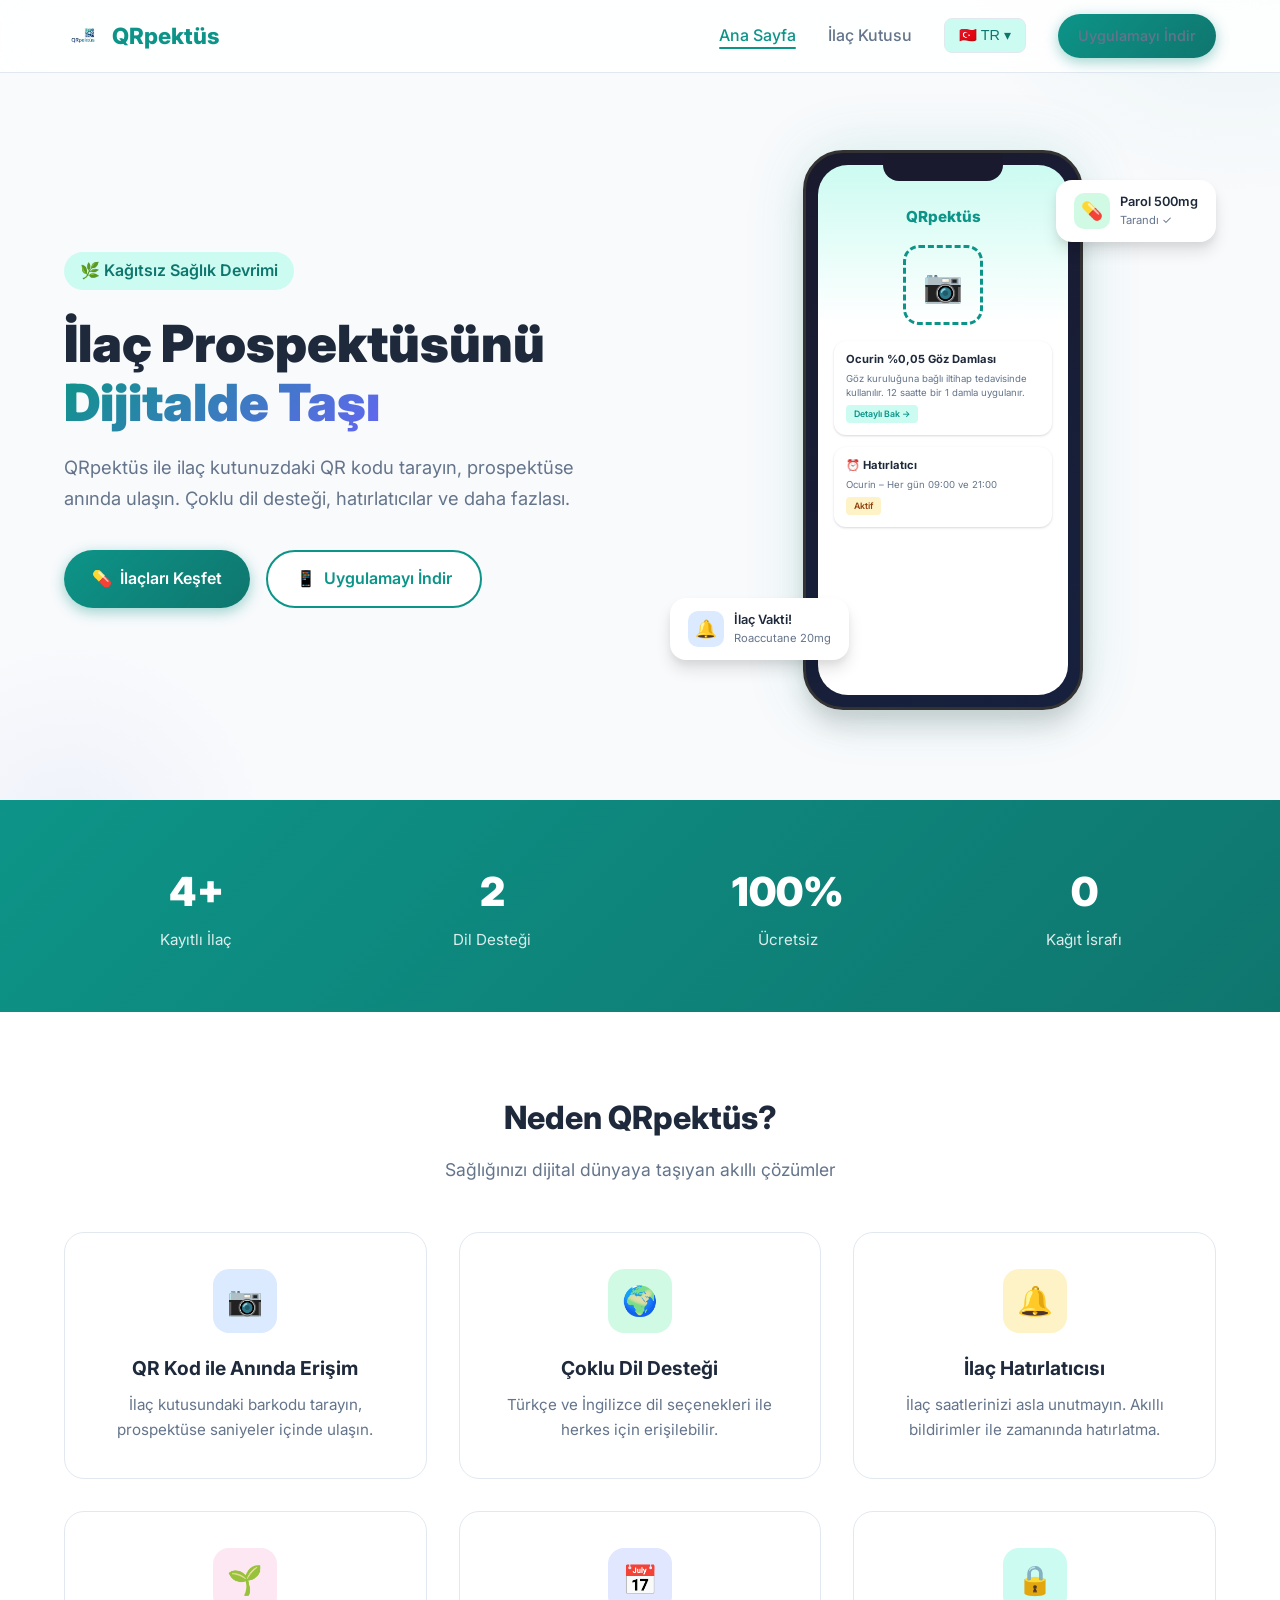
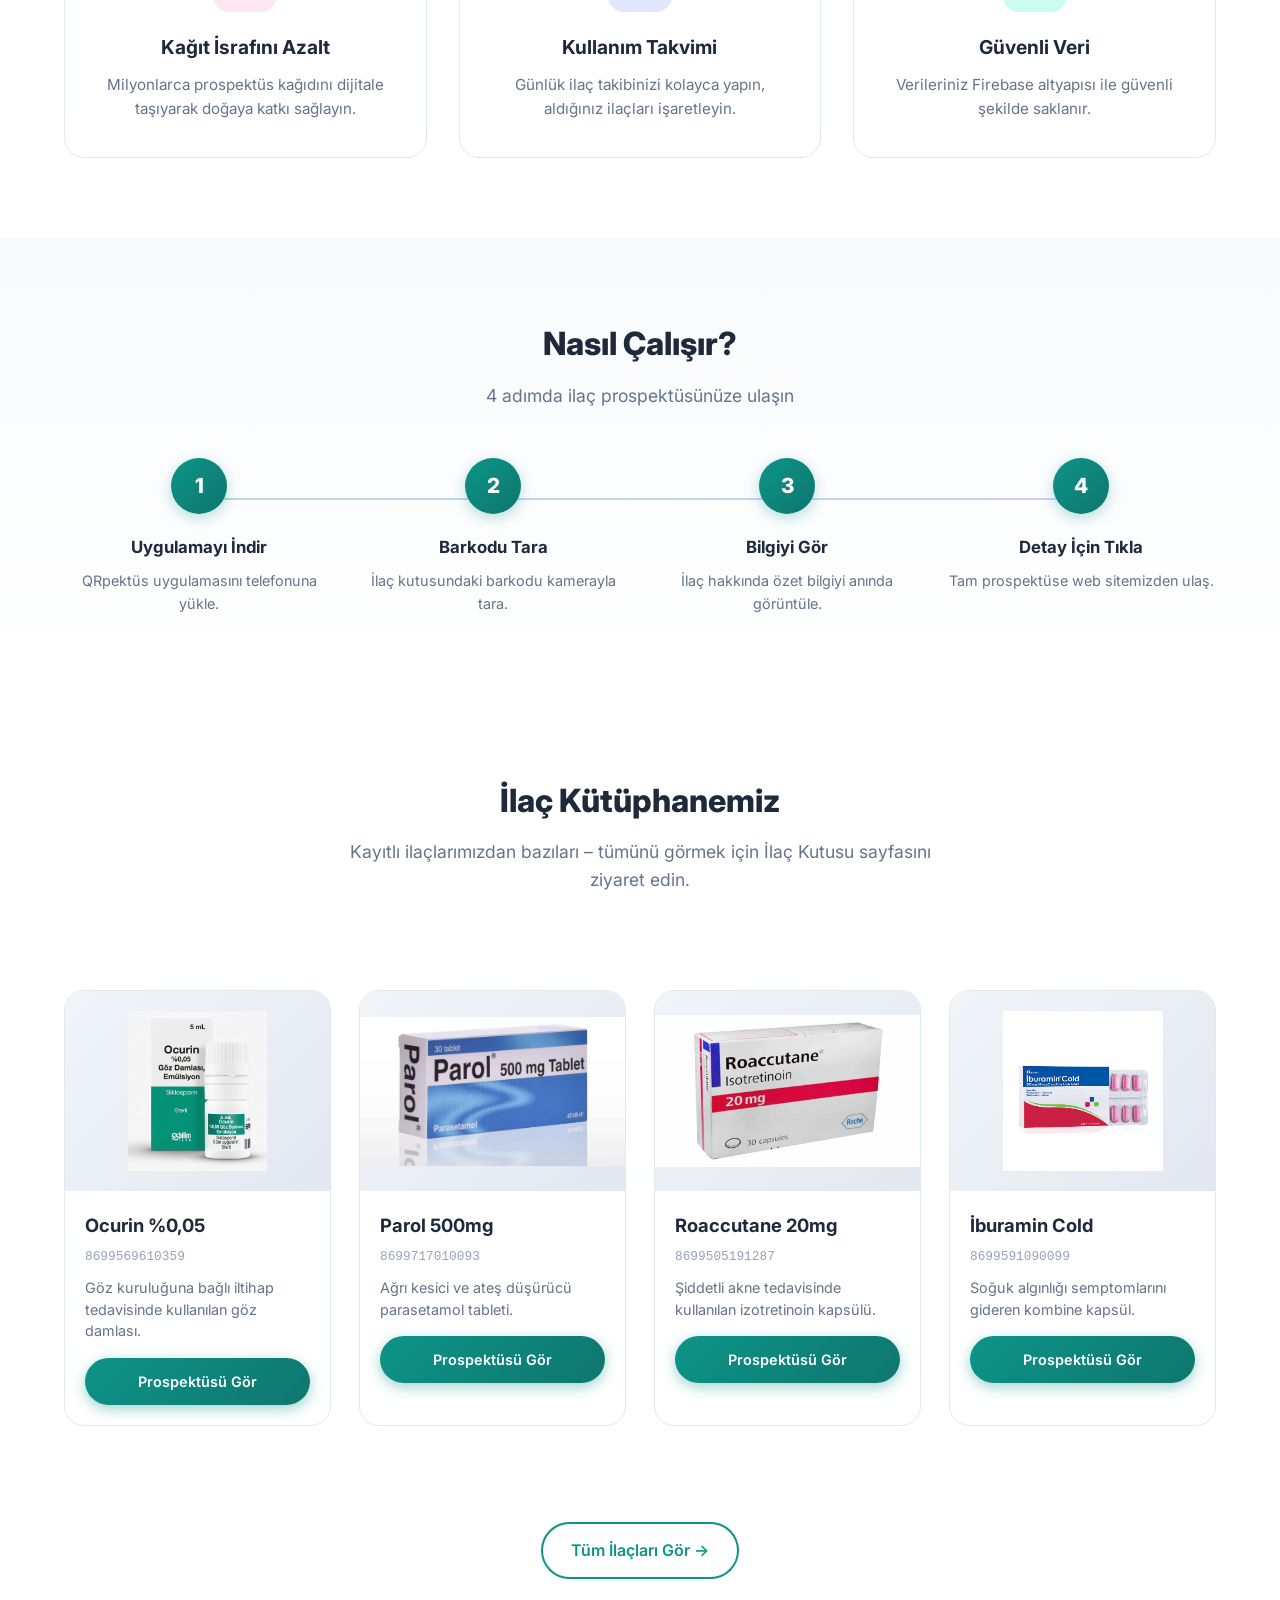
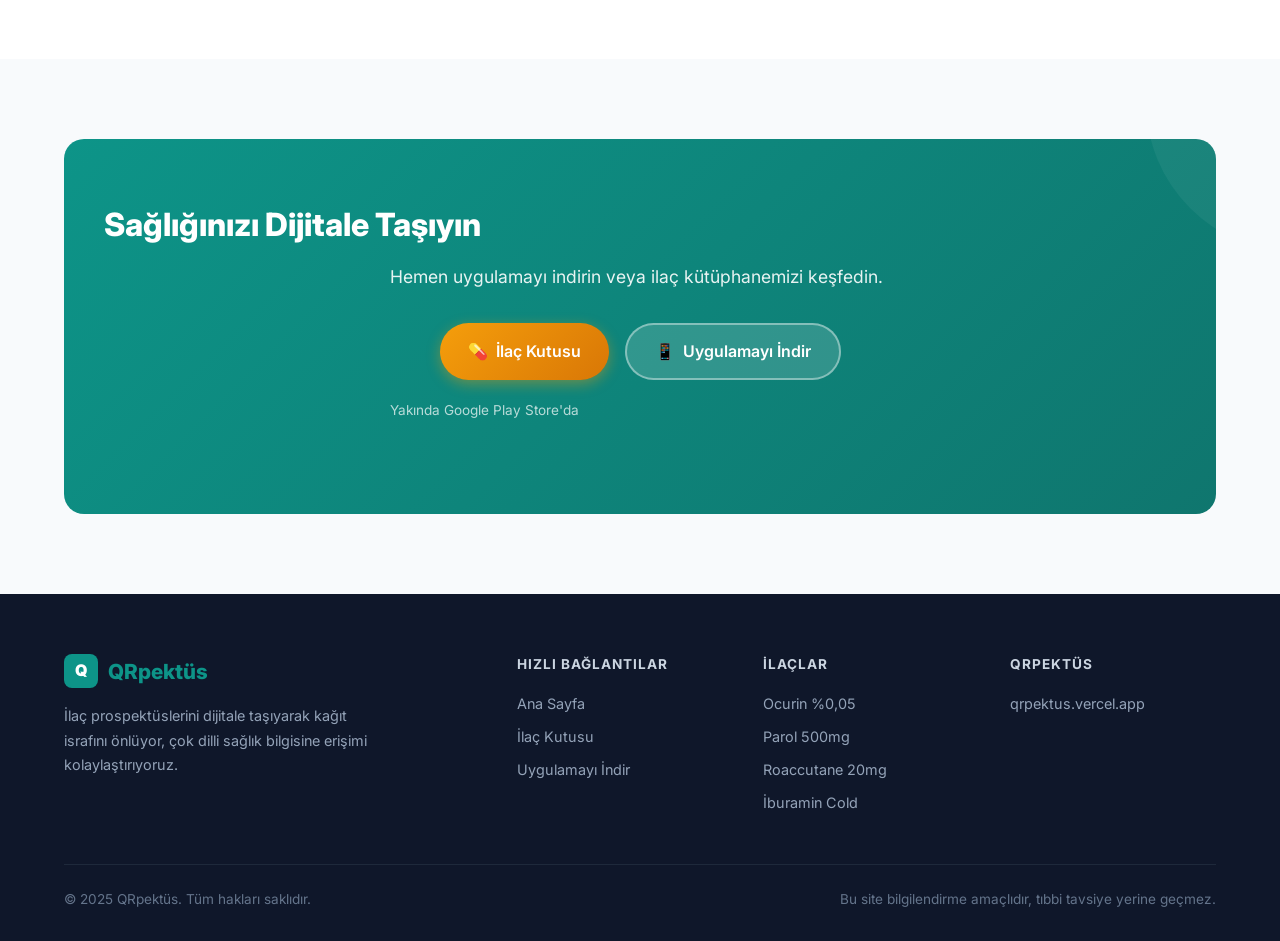
<file: index.html>
<!DOCTYPE html>
<html lang="tr">
<head>
  <meta charset="UTF-8" />
  <meta name="viewport" content="width=device-width, initial-scale=1.0" />
  <title>QRpektüs – Dijital İlaç Prospektüsü</title>
  <meta name="description" content="İlaç kutunuzdaki QR kodu tarayın, prospektüse anında ulaşın." />
  <link rel="preconnect" href="https://fonts.googleapis.com" />
  <link rel="preconnect" href="https://fonts.gstatic.com" crossorigin />
  <link href="https://fonts.googleapis.com/css2?family=Inter:wght@400;500;600;700;800;900&display=swap" rel="stylesheet" />
  <link rel="stylesheet" href="css/style.css" />
</head>
<body>

  <!-- NAVBAR -->
  <nav class="navbar">
    <div class="container">
      <a href="index.html" class="nav-logo">
        <img src="images/logo.png" alt="QRpektüs Logo"
             onerror="this.style.display='none'; this.nextElementSibling.style.display='flex';" />
        <div class="logo-placeholder" style="display:none;">Q</div>
        QRpektüs
      </a>
      <ul class="nav-links">
        <li><a href="index.html" data-i18n="nav_home">Ana Sayfa</a></li>
        <li><a href="ilac-kutusu.html" data-i18n="nav_drugs">İlaç Kutusu</a></li>
        <li>
          <div class="lang-selector">
            <button class="lang-btn">
              <span class="lang-current"><span class="flag">🇹🇷</span> TR <span>▾</span></span>
            </button>
            <div class="lang-dropdown">
              <a href="#" data-lang="tr"><span class="flag">🇹🇷</span> Türkçe</a>
              <a href="#" data-lang="en"><span class="flag">🇬🇧</span> English</a>
            </div>
          </div>
        </li>
        <li>
          <a href="#download" class="btn btn-primary" style="padding:10px 20px; font-size:0.9rem;"
             data-i18n="nav_download">Uygulamayı İndir</a>
        </li>
      </ul>
      <button class="nav-toggle" aria-label="Menü"><span></span><span></span><span></span></button>
    </div>
  </nav>

  <!-- HERO -->
  <section class="hero">
    <div class="container">
      <div class="hero-content">
        <div class="hero-badge">
          <span data-i18n="hero_badge">🌿 Kağıtsız Sağlık Devrimi</span>
        </div>
        <h1>
          <span data-i18n="hero_title_1">İlaç Prospektüsünü</span><br />
          <span class="highlight" data-i18n="hero_title_2">Dijitalde Taşı</span>
        </h1>
        <p data-i18n="hero_desc">
          QRpektüs ile ilaç kutunuzdaki QR kodu tarayın, prospektüse anında ulaşın.
          Çoklu dil desteği, hatırlatıcılar ve daha fazlası.
        </p>
        <div class="hero-buttons">
          <a href="ilac-kutusu.html" class="btn btn-primary">
            <span>💊</span>
            <span data-i18n="hero_btn_primary">İlaçları Keşfet</span>
          </a>
          <a href="#download" class="btn btn-secondary">
            <span>📱</span>
            <span data-i18n="hero_btn_secondary">Uygulamayı İndir</span>
          </a>
        </div>
      </div>

      <!-- Telefon Görseli -->
      <div class="hero-visual">
        <div class="floating-pill">
          <div class="pill-icon" style="background:#D1FAE5;">💊</div>
          <div>
            <div class="pill-text" data-i18n="pill1_text">Parol 500mg</div>
            <div class="pill-sub" data-i18n="pill1_sub">Tarandı ✓</div>
          </div>
        </div>

        <div class="hero-phone">
          <div class="phone-screen">
            <div class="phone-header" data-i18n="phone_header">QRpektüs</div>
            <div class="scan-icon" data-i18n="phone_scan">📷</div>
            <div class="phone-card">
              <div class="phone-card-title" data-i18n="phone_card1_title">Ocurin %0,05 Göz Damlası</div>
              <div class="phone-card-text" data-i18n="phone_card1_text">Göz kuruluğuna bağlı iltihap tedavisinde kullanılır. 12 saatte bir 1 damla uygulanır.</div>
              <span class="phone-card-badge" data-i18n="phone_card1_badge">Detaylı Bak →</span>
            </div>
            <div class="phone-card">
              <div class="phone-card-title" data-i18n="phone_card2_title">⏰ Hatırlatıcı</div>
              <div class="phone-card-text" data-i18n="phone_card2_text">Ocurin – Her gün 09:00 ve 21:00</div>
              <span class="phone-card-badge" style="background:#FEF3C7; color:#92400E;" data-i18n="phone_card2_badge">Aktif</span>
            </div>
          </div>
        </div>

        <div class="floating-pill">
          <div class="pill-icon" style="background:#DBEAFE;">🔔</div>
          <div>
            <div class="pill-text" data-i18n="pill2_text">İlaç Vakti!</div>
            <div class="pill-sub" data-i18n="pill2_sub">Roaccutane 20mg</div>
          </div>
        </div>
      </div>
    </div>
  </section>

  <!-- STATS -->
  <section class="stats">
    <div class="container">
      <div class="stats-grid">
        <div class="stat-item">
          <h3 data-count="4" data-suffix="+">4+</h3>
          <p data-i18n="stats_drugs">Kayıtlı İlaç</p>
        </div>
        <div class="stat-item">
          <h3 data-count="2" data-suffix="">2</h3>
          <p data-i18n="stats_languages">Dil Desteği</p>
        </div>
        <div class="stat-item">
          <h3 data-count="100" data-suffix="%">100%</h3>
          <p data-i18n="stats_free">Ücretsiz</p>
        </div>
        <div class="stat-item">
          <h3 data-count="0" data-suffix="">0</h3>
          <p data-i18n="stats_paper">Kağıt İsrafı</p>
        </div>
      </div>
    </div>
  </section>

  <!-- FEATURES -->
  <section class="section features">
    <div class="container">
      <h2 class="section-title" data-i18n="features_title">Neden QRpektüs?</h2>
      <p class="section-subtitle" data-i18n="features_subtitle">Sağlığınızı dijital dünyaya taşıyan akıllı çözümler</p>
      <div class="features-grid">
        <div class="feature-card">
          <div class="feature-icon">📷</div>
          <h3 data-i18n="feat1_title">QR Kod ile Anında Erişim</h3>
          <p data-i18n="feat1_desc">İlaç kutusundaki barkodu tarayın, prospektüse saniyeler içinde ulaşın.</p>
        </div>
        <div class="feature-card">
          <div class="feature-icon">🌍</div>
          <h3 data-i18n="feat2_title">Çoklu Dil Desteği</h3>
          <p data-i18n="feat2_desc">Türkçe ve İngilizce dil seçenekleri ile herkes için erişilebilir.</p>
        </div>
        <div class="feature-card">
          <div class="feature-icon">🔔</div>
          <h3 data-i18n="feat3_title">İlaç Hatırlatıcısı</h3>
          <p data-i18n="feat3_desc">İlaç saatlerinizi asla unutmayın. Akıllı bildirimler ile zamanında hatırlatma.</p>
        </div>
        <div class="feature-card">
          <div class="feature-icon">🌱</div>
          <h3 data-i18n="feat4_title">Kağıt İsrafını Azalt</h3>
          <p data-i18n="feat4_desc">Milyonlarca prospektüs kağıdını dijitale taşıyarak doğaya katkı sağlayın.</p>
        </div>
        <div class="feature-card">
          <div class="feature-icon">📅</div>
          <h3 data-i18n="feat5_title">Kullanım Takvimi</h3>
          <p data-i18n="feat5_desc">Günlük ilaç takibinizi kolayca yapın, aldığınız ilaçları işaretleyin.</p>
        </div>
        <div class="feature-card">
          <div class="feature-icon">🔒</div>
          <h3 data-i18n="feat6_title">Güvenli Veri</h3>
          <p data-i18n="feat6_desc">Verileriniz Firebase altyapısı ile güvenli şekilde saklanır.</p>
        </div>
      </div>
    </div>
  </section>

  <!-- HOW IT WORKS -->
  <section class="section how-it-works">
    <div class="container">
      <h2 class="section-title" data-i18n="how_title">Nasıl Çalışır?</h2>
      <p class="section-subtitle" data-i18n="how_subtitle">4 adımda ilaç prospektüsünüze ulaşın</p>
      <div class="steps-container">
        <div class="step-card">
          <div class="step-number">1</div>
          <h3 data-i18n="step1_title">Uygulamayı İndir</h3>
          <p data-i18n="step1_desc">QRpektüs uygulamasını telefonuna yükle.</p>
        </div>
        <div class="step-card">
          <div class="step-number">2</div>
          <h3 data-i18n="step2_title">Barkodu Tara</h3>
          <p data-i18n="step2_desc">İlaç kutusundaki barkodu kamerayla tara.</p>
        </div>
        <div class="step-card">
          <div class="step-number">3</div>
          <h3 data-i18n="step3_title">Bilgiyi Gör</h3>
          <p data-i18n="step3_desc">İlaç hakkında özet bilgiyi anında görüntüle.</p>
        </div>
        <div class="step-card">
          <div class="step-number">4</div>
          <h3 data-i18n="step4_title">Detay İçin Tıkla</h3>
          <p data-i18n="step4_desc">Tam prospektüse web sitemizden ulaş.</p>
        </div>
      </div>
    </div>
  </section>

  <!-- DRUG PREVIEW -->
  <section class="section" style="background:white;">
    <div class="container">
      <h2 class="section-title" data-i18n="drug_preview_title">İlaç Kütüphanemiz</h2>
      <p class="section-subtitle" data-i18n="drug_preview_subtitle">Kayıtlı ilaçlarımızdan bazıları – tümünü görmek için İlaç Kutusu sayfasını ziyaret edin.</p>
      <div class="drugs-grid" style="grid-template-columns:repeat(auto-fill,minmax(240px,1fr));">

        <div class="drug-card">
          <div class="drug-card-image">
            <img src="images/ocurin.png" alt="Ocurin" onerror="this.style.display='none'; this.nextElementSibling.style.display='block';" />
            <span class="placeholder-icon" style="display:none;">👁️</span>
          </div>
          <div class="drug-card-body">
            <h3 data-i18n="drug_oc_name">Ocurin %0,05</h3>
            <div class="drug-barcode">8699569610359</div>
            <p class="drug-short-desc" data-i18n="drug_oc_desc">Göz kuruluğuna bağlı iltihap tedavisinde kullanılan göz damlası.</p>
            <a href="ocurin.html" class="btn btn-primary" data-i18n="lib_detail_btn">Prospektüsü Gör</a>
          </div>
        </div>

        <div class="drug-card">
          <div class="drug-card-image">
            <img src="images/parol.png" alt="Parol" onerror="this.style.display='none'; this.nextElementSibling.style.display='block';" />
            <span class="placeholder-icon" style="display:none;">💊</span>
          </div>
          <div class="drug-card-body">
            <h3 data-i18n="drug_pa_name">Parol 500mg</h3>
            <div class="drug-barcode">8699717010093</div>
            <p class="drug-short-desc" data-i18n="drug_pa_desc">Ağrı kesici ve ateş düşürücü parasetamol tableti.</p>
            <a href="parol.html" class="btn btn-primary" data-i18n="lib_detail_btn">Prospektüsü Gör</a>
          </div>
        </div>

        <div class="drug-card">
          <div class="drug-card-image">
            <img src="images/roaccutane.png" alt="Roaccutane" onerror="this.style.display='none'; this.nextElementSibling.style.display='block';" />
            <span class="placeholder-icon" style="display:none;">💊</span>
          </div>
          <div class="drug-card-body">
            <h3 data-i18n="drug_ro_name">Roaccutane 20mg</h3>
            <div class="drug-barcode">8699505191287</div>
            <p class="drug-short-desc" data-i18n="drug_ro_desc">Şiddetli akne tedavisinde kullanılan izotretinoin kapsülü.</p>
            <a href="roaccutane.html" class="btn btn-primary" data-i18n="lib_detail_btn">Prospektüsü Gör</a>
          </div>
        </div>

        <div class="drug-card">
          <div class="drug-card-image">
            <img src="images/iburamin.png" alt="İburamin Cold" onerror="this.style.display='none'; this.nextElementSibling.style.display='block';" />
            <span class="placeholder-icon" style="display:none;">🤧</span>
          </div>
          <div class="drug-card-body">
            <h3 data-i18n="drug_ib_name">İburamin Cold</h3>
            <div class="drug-barcode">8699591090099</div>
            <p class="drug-short-desc" data-i18n="drug_ib_desc">Soğuk algınlığı semptomlarını gideren kombine kapsül.</p>
            <a href="iburamin-cold.html" class="btn btn-primary" data-i18n="lib_detail_btn">Prospektüsü Gör</a>
          </div>
        </div>

      </div>
      <div style="text-align:center; margin-top:16px;">
        <a href="ilac-kutusu.html" class="btn btn-secondary" data-i18n="drug_preview_btn">Tüm İlaçları Gör →</a>
      </div>
    </div>
  </section>

  <!-- DOWNLOAD CTA -->
  <section class="section" id="download" style="background:var(--bg);">
    <div class="container">
      <div class="cta-box">
        <h2 data-i18n="cta_title">Sağlığınızı Dijitale Taşıyın</h2>
        <p data-i18n="cta_desc">Hemen uygulamayı indirin veya ilaç kütüphanemizi keşfedin.</p>
        <div style="display:flex; gap:16px; justify-content:center; flex-wrap:wrap;">
          <a href="ilac-kutusu.html" class="btn btn-accent">
            <span>💊</span> <span data-i18n="cta_btn1">İlaç Kutusu</span>
          </a>
          <a href="#" class="btn btn-secondary" style="background:rgba(255,255,255,0.15); color:white; border-color:rgba(255,255,255,0.4);">
            <span>📱</span> <span data-i18n="cta_btn2">Uygulamayı İndir</span>
          </a>
        </div>
        <p style="margin-top:20px; font-size:0.85rem; opacity:0.7;" data-i18n="cta_soon">Yakında Google Play Store'da</p>
      </div>
    </div>
  </section>

  <!-- FOOTER -->
  <footer class="footer">
    <div class="container">
      <div class="footer-grid">
        <div class="footer-brand">
          <div class="footer-logo"><div class="logo-placeholder">Q</div> QRpektüs</div>
          <p data-i18n="footer_desc">İlaç prospektüslerini dijitale taşıyarak kağıt israfını önlüyor, çok dilli sağlık bilgisine erişimi kolaylaştırıyoruz.</p>
        </div>
        <div class="footer-col">
          <h4 data-i18n="footer_links">Hızlı Bağlantılar</h4>
          <a href="index.html" data-i18n="nav_home">Ana Sayfa</a>
          <a href="ilac-kutusu.html" data-i18n="nav_drugs">İlaç Kutusu</a>
          <a href="#download" data-i18n="nav_download">Uygulamayı İndir</a>
        </div>
        <div class="footer-col">
          <h4 data-i18n="footer_drugs_title">İlaçlar</h4>
          <a href="ocurin.html">Ocurin %0,05</a>
          <a href="parol.html">Parol 500mg</a>
          <a href="roaccutane.html">Roaccutane 20mg</a>
          <a href="iburamin-cold.html">İburamin Cold</a>
        </div>
        <div class="footer-col">
          <h4>QRpektüs</h4>
          <a href="#">qrpektus.vercel.app</a>
        </div>
      </div>
      <div class="footer-bottom">
        <span data-i18n="footer_rights">© 2025 QRpektüs. Tüm hakları saklıdır.</span>
        <span data-i18n="footer_disclaimer">Bu site bilgilendirme amaçlıdır, tıbbi tavsiye yerine geçmez.</span>
      </div>
    </div>
  </footer>

  <button class="back-to-top" aria-label="Yukarı çık">↑</button>
  <script src="js/main.js"></script>
</body>
</html>
</file>
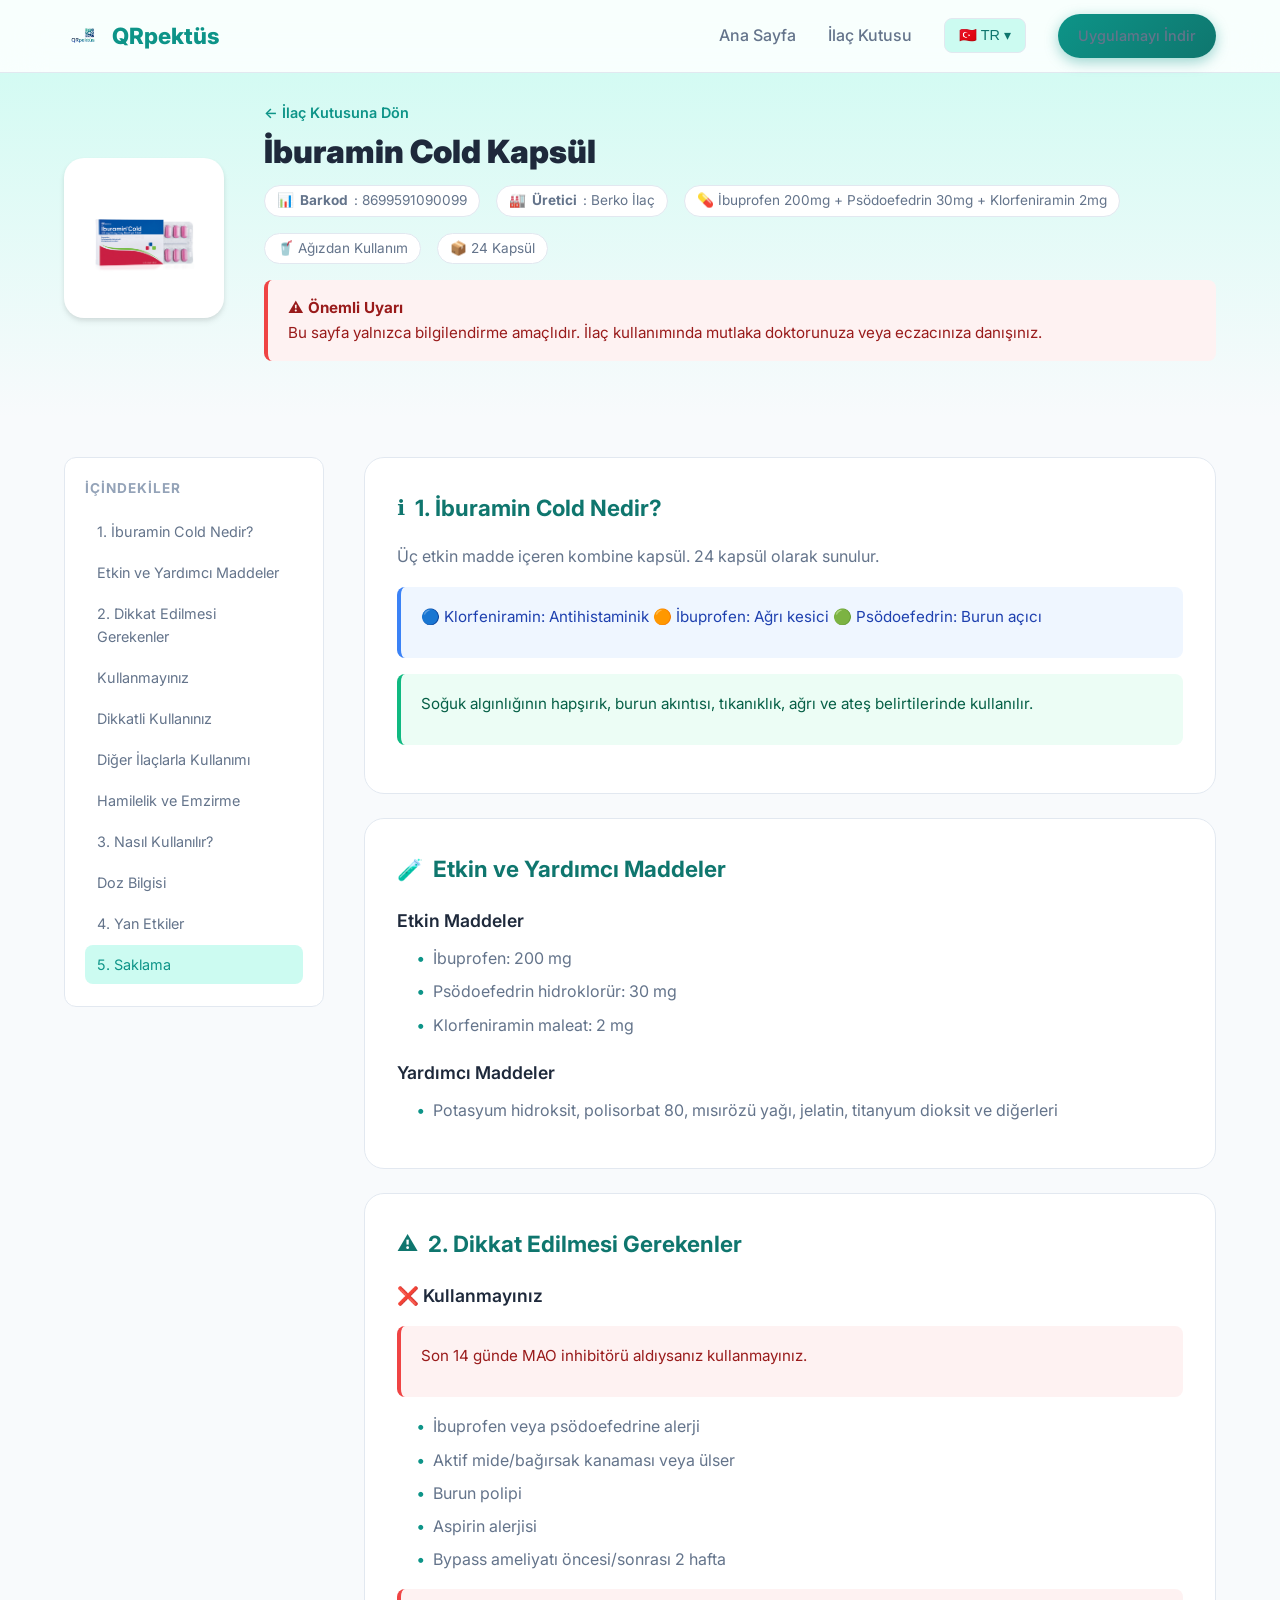
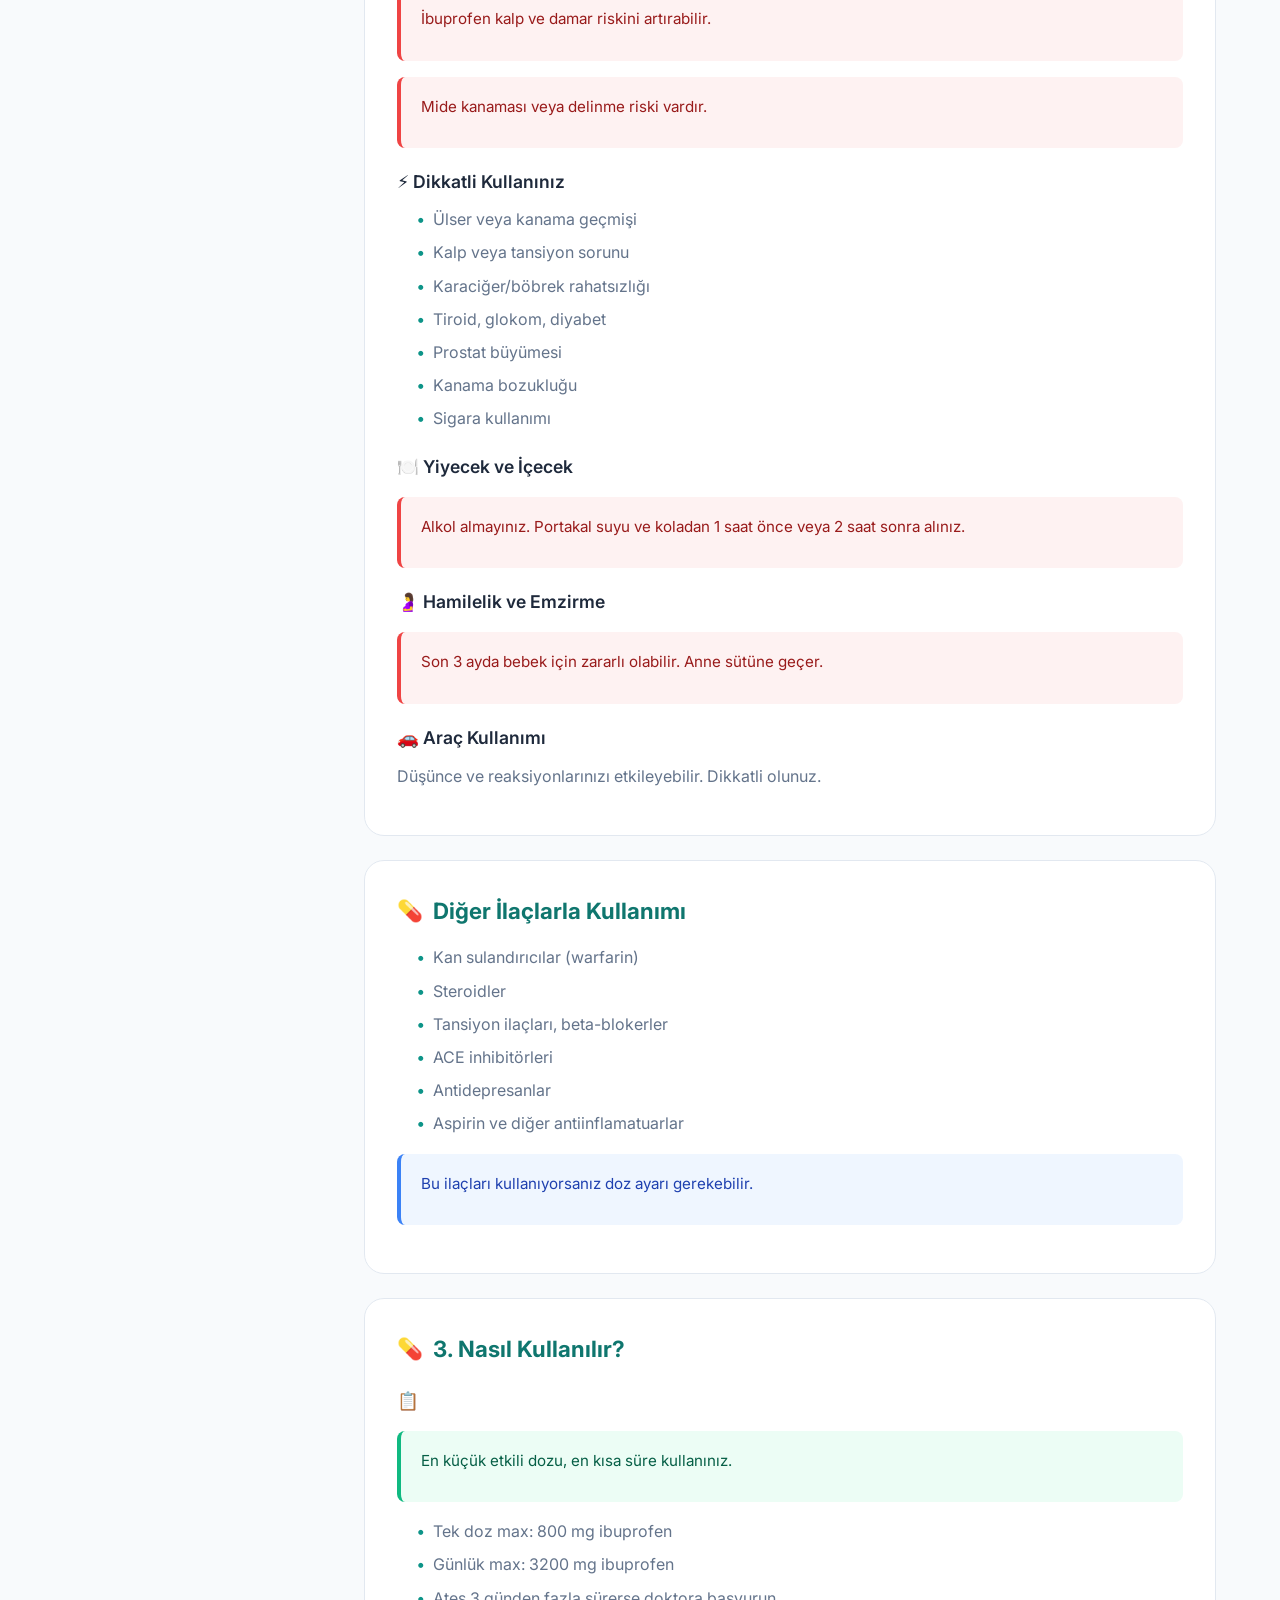
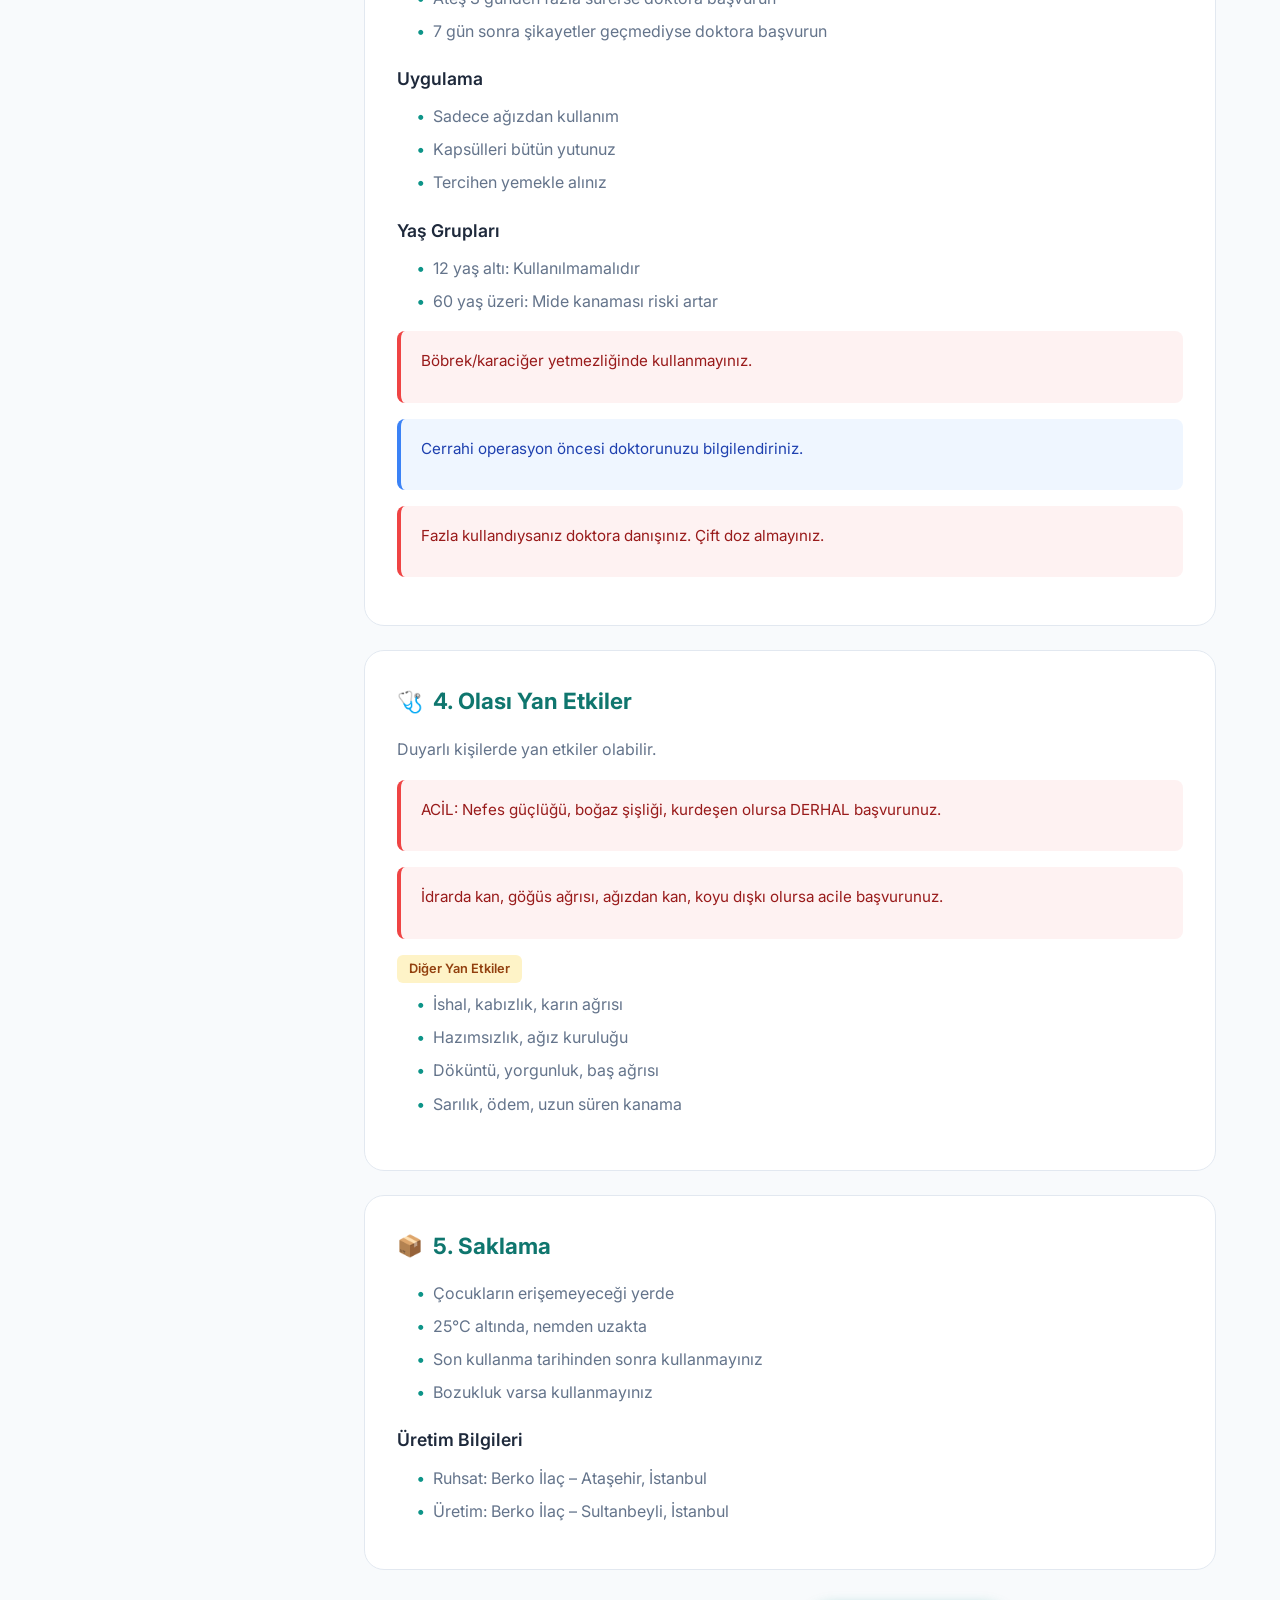
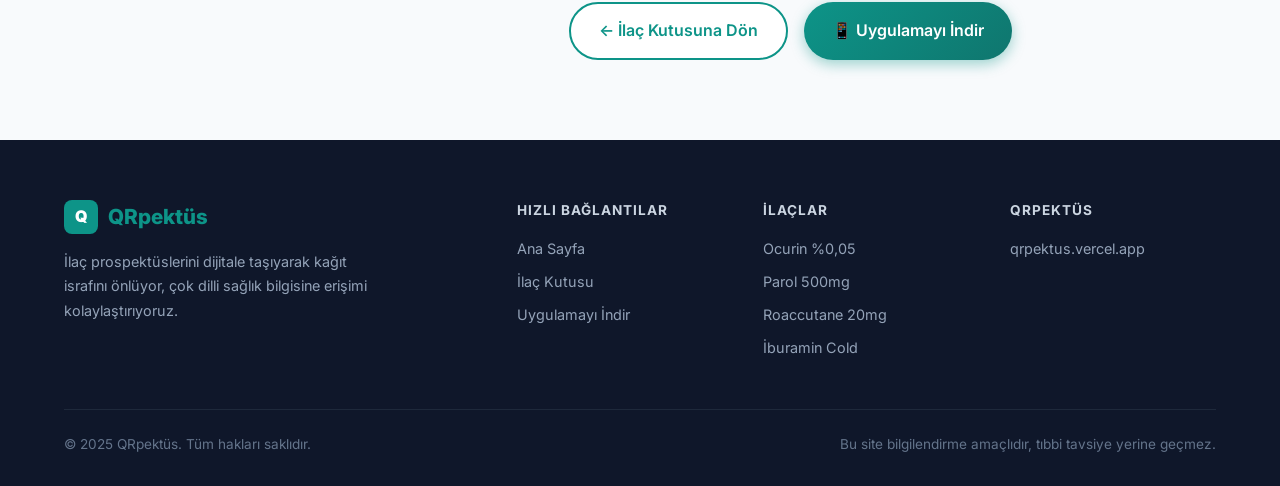
<file: iburamin-cold.html>
<!DOCTYPE html>
<html lang="tr">
<head>
  <meta charset="UTF-8" />
  <meta name="viewport" content="width=device-width, initial-scale=1.0" />
  <title>İburamin Cold – QRpektüs</title>
  <meta name="description" content="İburamin Cold kapsül prospektüsü." />
  <link rel="preconnect" href="https://fonts.googleapis.com" />
  <link rel="preconnect" href="https://fonts.gstatic.com" crossorigin />
  <link href="https://fonts.googleapis.com/css2?family=Inter:wght@400;500;600;700;800;900&display=swap" rel="stylesheet" />
  <link rel="stylesheet" href="css/style.css" />
</head>
<body>

  <!-- NAVBAR -->
  <nav class="navbar">
    <div class="container">
      <a href="index.html" class="nav-logo">
        <img src="images/logo.png" alt="QRpektüs Logo"
             onerror="this.style.display='none'; this.nextElementSibling.style.display='flex';" />
        <div class="logo-placeholder" style="display:none;">Q</div>
        QRpektüs
      </a>
      <ul class="nav-links">
        <li><a href="index.html" data-i18n="nav_home">Ana Sayfa</a></li>
        <li><a href="ilac-kutusu.html" data-i18n="nav_drugs">İlaç Kutusu</a></li>
        <li>
          <div class="lang-selector">
            <button class="lang-btn">
              <span class="lang-current"><span class="flag">🇹🇷</span> TR <span>▾</span></span>
            </button>
            <div class="lang-dropdown">
              <a href="#" data-lang="tr"><span class="flag">🇹🇷</span> Türkçe</a>
              <a href="#" data-lang="en"><span class="flag">🇬🇧</span> English</a>
            </div>
          </div>
        </li>
        <li>
          <a href="index.html#download" class="btn btn-primary" style="padding:10px 20px; font-size:0.9rem;"
             data-i18n="nav_download">Uygulamayı İndir</a>
        </li>
      </ul>
      <button class="nav-toggle" aria-label="Menü"><span></span><span></span><span></span></button>
    </div>
  </nav>

  <!-- HERO -->
  <section class="prospektus-hero">
    <div class="container">
      <div class="drug-image">
        <img src="images/iburamin.png" alt="İburamin Cold"
             onerror="this.style.display='none'; this.nextElementSibling.style.display='block';" />
        <span class="placeholder-icon" style="display:none;">🤧</span>
      </div>
      <div class="drug-info">
        <a href="ilac-kutusu.html" style="color:var(--primary); font-size:0.9rem; font-weight:600;"
           data-i18n="back_to_library">← İlaç Kutusuna Dön</a>
        <h1 data-i18n="ib_title">İburamin Cold Kapsül</h1>
        <div class="drug-meta">
          <span>📊 <strong data-i18n="prospektus_barcode">Barkod</strong>: 8699591090099</span>
          <span>🏭 <strong data-i18n="prospektus_manufacturer">Üretici</strong>: Berko İlaç</span>
          <span data-i18n="ib_form">💊 İbuprofen 200mg + Psödoefedrin 30mg + Klorfeniramin 2mg</span>
          <span data-i18n="ib_route">🥤 Ağızdan Kullanım</span>
          <span data-i18n="ib_count">📦 24 Kapsül</span>
        </div>
        <div class="warning-box">
          <p>
            <strong data-i18n="warning_title">⚠️ Önemli Uyarı</strong><br />
            <span data-i18n="warning_text">Bu sayfa yalnızca bilgilendirme amaçlıdır.</span>
          </p>
        </div>
      </div>
    </div>
  </section>

  <!-- İÇERİK -->
  <section class="prospektus-content">
    <div class="container">

      <!-- Sidebar -->
      <aside class="prospektus-sidebar">
        <div class="toc">
          <h4 data-i18n="toc_title">İçindekiler</h4>
          <a href="#nedir"        data-i18n="ib_toc1">1. İburamin Cold Nedir?</a>
          <a href="#icindekiler"  data-i18n="ib_toc2">Etkin ve Yardımcı Maddeler</a>
          <a href="#dikkat"       data-i18n="ib_toc3">2. Dikkat Edilmesi Gerekenler</a>
          <a href="#kullanmayiniz" data-i18n="ib_toc4">Kullanmayınız</a>
          <a href="#dikkatli"     data-i18n="ib_toc5">Dikkatli Kullanınız</a>
          <a href="#etkilesim"    data-i18n="ib_toc6">Diğer İlaçlarla Kullanımı</a>
          <a href="#hamilelik"    data-i18n="ib_toc7">Hamilelik ve Emzirme</a>
          <a href="#nasil"        data-i18n="ib_toc8">3. Nasıl Kullanılır?</a>
          <a href="#doz"          data-i18n="ib_toc9">Doz Bilgisi</a>
          <a href="#yan-etkiler"  data-i18n="ib_toc10">4. Yan Etkiler</a>
          <a href="#saklama"      data-i18n="ib_toc11">5. Saklama</a>
        </div>
      </aside>

      <!-- Ana İçerik -->
      <div class="prospektus-main">

        <!-- 1 -->
        <div class="prospektus-section" id="nedir">
          <h2><span class="section-icon">ℹ️</span>
            <span data-i18n="ib_s1_title">1. İburamin Cold Nedir?</span></h2>
          <p data-i18n="ib_s1_p1">Üç etkin madde içeren kombine kapsül. 24 kapsül olarak sunulur.</p>
          <div class="info-box">
            <p data-i18n="ib_s1_info">🔵 Klorfeniramin: Antihistaminik 🟠 İbuprofen: Ağrı kesici 🟢 Psödoefedrin: Burun açıcı</p>
          </div>
          <div class="success-box">
            <p data-i18n="ib_s1_box">Soğuk algınlığının hapşırık, burun akıntısı, tıkanıklık, ağrı ve ateş belirtilerinde kullanılır.</p>
          </div>
        </div>

        <!-- Etkin Maddeler -->
        <div class="prospektus-section" id="icindekiler">
          <h2><span class="section-icon">🧪</span>
            <span data-i18n="ib_s2_title">Etkin ve Yardımcı Maddeler</span></h2>
          <h3 data-i18n="ib_s2_h1">Etkin Maddeler</h3>
          <ul>
            <li data-i18n="ib_s2_l1">İbuprofen: 200 mg</li>
            <li data-i18n="ib_s2_l2">Psödoefedrin hidroklorür: 30 mg</li>
            <li data-i18n="ib_s2_l3">Klorfeniramin maleat: 2 mg</li>
          </ul>
          <h3 data-i18n="ib_s2_h2">Yardımcı Maddeler</h3>
          <ul>
            <li data-i18n="ib_s2_l4">Potasyum hidroksit, polisorbat 80, mısırözü yağı, jelatin, titanyum dioksit ve diğerleri</li>
          </ul>
        </div>

        <!-- 2 Dikkat -->
        <div class="prospektus-section" id="dikkat">
          <h2><span class="section-icon">⚠️</span>
            <span data-i18n="ib_s3_title">2. Dikkat Edilmesi Gerekenler</span></h2>

          <h3 id="kullanmayiniz" data-i18n="ib_s3_h1">❌ Kullanmayınız</h3>
          <div class="warning-box">
            <p data-i18n="ib_s3_warn1">Son 14 günde MAO inhibitörü aldıysanız kullanmayınız.</p>
          </div>
          <ul>
            <li data-i18n="ib_s3_l1">İbuprofen veya psödoefedrine alerji</li>
            <li data-i18n="ib_s3_l2">Aktif mide/bağırsak kanaması veya ülser</li>
            <li data-i18n="ib_s3_l3">Burun polipi</li>
            <li data-i18n="ib_s3_l4">Aspirin alerjisi</li>
            <li data-i18n="ib_s3_l5">Bypass ameliyatı öncesi/sonrası 2 hafta</li>
          </ul>
          <div class="warning-box">
            <p data-i18n="ib_s3_warn2">İbuprofen kalp ve damar riskini artırabilir.</p>
          </div>
          <div class="warning-box">
            <p data-i18n="ib_s3_warn3">Mide kanaması veya delinme riski vardır.</p>
          </div>

          <h3 id="dikkatli" data-i18n="ib_s3_h2">⚡ Dikkatli Kullanınız</h3>
          <ul>
            <li data-i18n="ib_s3_l6">Ülser veya kanama geçmişi</li>
            <li data-i18n="ib_s3_l7">Kalp veya tansiyon sorunu</li>
            <li data-i18n="ib_s3_l8">Karaciğer/böbrek rahatsızlığı</li>
            <li data-i18n="ib_s3_l9">Tiroid, glokom, diyabet</li>
            <li data-i18n="ib_s3_l10">Prostat büyümesi</li>
            <li data-i18n="ib_s3_l11">Kanama bozukluğu</li>
            <li data-i18n="ib_s3_l12">Sigara kullanımı</li>
          </ul>

          <h3 data-i18n="ib_s3_food_h">🍽️ Yiyecek ve İçecek</h3>
          <div class="warning-box">
            <p data-i18n="ib_s3_food">Alkol almayınız. Portakal suyu ve koladan 1 saat önce veya 2 saat sonra alınız.</p>
          </div>

          <h3 id="hamilelik" data-i18n="ib_s3_preg_h">🤰 Hamilelik ve Emzirme</h3>
          <div class="warning-box">
            <p data-i18n="ib_s3_preg">Son 3 ayda bebek için zararlı olabilir. Anne sütüne geçer.</p>
          </div>

          <h3 data-i18n="ib_s3_drive_h">🚗 Araç Kullanımı</h3>
          <p data-i18n="ib_s3_drive">Düşünce ve reaksiyonlarınızı etkileyebilir. Dikkatli olunuz.</p>
        </div>

        <!-- Etkileşim -->
        <div class="prospektus-section" id="etkilesim">
          <h2><span class="section-icon">💊</span>
            <span data-i18n="ib_s4_title">Diğer İlaçlarla Kullanımı</span></h2>
          <ul>
            <li data-i18n="ib_s4_l1">Kan sulandırıcılar (warfarin)</li>
            <li data-i18n="ib_s4_l2">Steroidler</li>
            <li data-i18n="ib_s4_l3">Tansiyon ilaçları, beta-blokerler</li>
            <li data-i18n="ib_s4_l4">ACE inhibitörleri</li>
            <li data-i18n="ib_s4_l5">Antidepresanlar</li>
            <li data-i18n="ib_s4_l6">Aspirin ve diğer antiinflamatuarlar</li>
          </ul>
          <div class="info-box">
            <p data-i18n="ib_s4_info">Bu ilaçları kullanıyorsanız doz ayarı gerekebilir.</p>
          </div>
        </div>

        <!-- 3 Kullanım -->
        <div class="prospektus-section" id="nasil">
          <h2><span class="section-icon">💊</span>
            <span data-i18n="ib_s5_title">3. Nasıl Kullanılır?</span></h2>

          <h3 id="doz">📋</h3>
          <div class="success-box">
            <p data-i18n="ib_s5_box">En küçük etkili dozu, en kısa süre kullanınız.</p>
          </div>
          <ul>
            <li data-i18n="ib_s5_l1">Tek doz max: 800 mg ibuprofen</li>
            <li data-i18n="ib_s5_l2">Günlük max: 3200 mg ibuprofen</li>
            <li data-i18n="ib_s5_l3">Ateş 3 günden fazla sürerse doktora başvurun</li>
            <li data-i18n="ib_s5_l4">7 gün sonra şikayetler geçmediyse doktora başvurun</li>
          </ul>

          <h3 data-i18n="ib_s5_how_h">Uygulama</h3>
          <ul>
            <li data-i18n="ib_s5_how1">Sadece ağızdan kullanım</li>
            <li data-i18n="ib_s5_how2">Kapsülleri bütün yutunuz</li>
            <li data-i18n="ib_s5_how3">Tercihen yemekle alınız</li>
          </ul>

          <h3 data-i18n="ib_s5_age_h">Yaş Grupları</h3>
          <ul>
            <li data-i18n="ib_s5_age1">12 yaş altı: Kullanılmamalıdır</li>
            <li data-i18n="ib_s5_age2">60 yaş üzeri: Mide kanaması riski artar</li>
          </ul>

          <div class="warning-box">
            <p data-i18n="ib_s5_spec">Böbrek/karaciğer yetmezliğinde kullanmayınız.</p>
          </div>

          <div class="info-box">
            <p data-i18n="ib_s5_surg">Cerrahi operasyon öncesi doktorunuzu bilgilendiriniz.</p>
          </div>

          <div class="warning-box">
            <p data-i18n="ib_s5_od">Fazla kullandıysanız doktora danışınız. Çift doz almayınız.</p>
          </div>
        </div>

        <!-- 4 Yan Etkiler -->
        <div class="prospektus-section" id="yan-etkiler">
          <h2><span class="section-icon">🩺</span>
            <span data-i18n="ib_s6_title">4. Olası Yan Etkiler</span></h2>
          <p data-i18n="ib_s6_p1">Duyarlı kişilerde yan etkiler olabilir.</p>

          <div class="warning-box">
            <p data-i18n="ib_s6_emerg">ACİL: Nefes güçlüğü, boğaz şişliği, kurdeşen olursa DERHAL başvurunuz.</p>
          </div>

          <div class="warning-box">
            <p data-i18n="ib_s6_emerg2">İdrarda kan, göğüs ağrısı, ağızdan kan, koyu dışkı olursa acile başvurunuz.</p>
          </div>

          <div class="side-effect-category category-common">
            <span class="category-label" data-i18n="ib_s6_c">Diğer Yan Etkiler</span>
            <ul>
              <li data-i18n="ib_s6_c1">İshal, kabızlık, karın ağrısı</li>
              <li data-i18n="ib_s6_c2">Hazımsızlık, ağız kuruluğu</li>
              <li data-i18n="ib_s6_c3">Döküntü, yorgunluk, baş ağrısı</li>
              <li data-i18n="ib_s6_c4">Sarılık, ödem, uzun süren kanama</li>
            </ul>
          </div>
        </div>

        <!-- 5 Saklama -->
        <div class="prospektus-section" id="saklama">
          <h2><span class="section-icon">📦</span>
            <span data-i18n="ib_s7_title">5. Saklama</span></h2>
          <ul>
            <li data-i18n="ib_s7_l1">Çocukların erişemeyeceği yerde</li>
            <li data-i18n="ib_s7_l2">25°C altında, nemden uzakta</li>
            <li data-i18n="ib_s7_l3">Son kullanma tarihinden sonra kullanmayınız</li>
            <li data-i18n="ib_s7_l4">Bozukluk varsa kullanmayınız</li>
          </ul>
          <h3 data-i18n="ib_s7_mfg_h">Üretim Bilgileri</h3>
          <ul>
            <li data-i18n="ib_s7_mfg1">Ruhsat: Berko İlaç – Ataşehir, İstanbul</li>
            <li data-i18n="ib_s7_mfg2">Üretim: Berko İlaç – Sultanbeyli, İstanbul</li>
          </ul>
        </div>

        <!-- CTA -->
        <div style="text-align:center; margin-top:32px;">
          <div style="display:flex; gap:16px; justify-content:center; flex-wrap:wrap;">
            <a href="ilac-kutusu.html" class="btn btn-secondary" data-i18n="btn_back">← İlaç Kutusuna Dön</a>
            <a href="index.html#download" class="btn btn-primary" data-i18n="btn_download">📱 Uygulamayı İndir</a>
          </div>
        </div>

      </div>
    </div>
  </section>

  <!-- FOOTER -->
  <footer class="footer">
    <div class="container">
      <div class="footer-grid">
        <div class="footer-brand">
          <div class="footer-logo"><div class="logo-placeholder">Q</div> QRpektüs</div>
          <p data-i18n="footer_desc">İlaç prospektüslerini dijitale taşıyarak kağıt israfını önlüyor.</p>
        </div>
        <div class="footer-col">
          <h4 data-i18n="footer_links">Hızlı Bağlantılar</h4>
          <a href="index.html" data-i18n="nav_home">Ana Sayfa</a>
          <a href="ilac-kutusu.html" data-i18n="nav_drugs">İlaç Kutusu</a>
          <a href="index.html#download" data-i18n="nav_download">Uygulamayı İndir</a>
        </div>
        <div class="footer-col">
          <h4 data-i18n="footer_drugs_title">İlaçlar</h4>
          <a href="ocurin.html">Ocurin %0,05</a>
          <a href="parol.html">Parol 500mg</a>
          <a href="roaccutane.html">Roaccutane 20mg</a>
          <a href="iburamin-cold.html">İburamin Cold</a>
        </div>
        <div class="footer-col">
          <h4>QRpektüs</h4>
          <a href="#">qrpektus.vercel.app</a>
        </div>
      </div>
      <div class="footer-bottom">
        <span data-i18n="footer_rights">© 2025 QRpektüs. Tüm hakları saklıdır.</span>
        <span data-i18n="footer_disclaimer">Bu site bilgilendirme amaçlıdır, tıbbi tavsiye yerine geçmez.</span>
      </div>
    </div>
  </footer>

  <button class="back-to-top" aria-label="Yukarı çık">↑</button>
  <script src="js/main.js"></script>
</body>
</html>
</file>
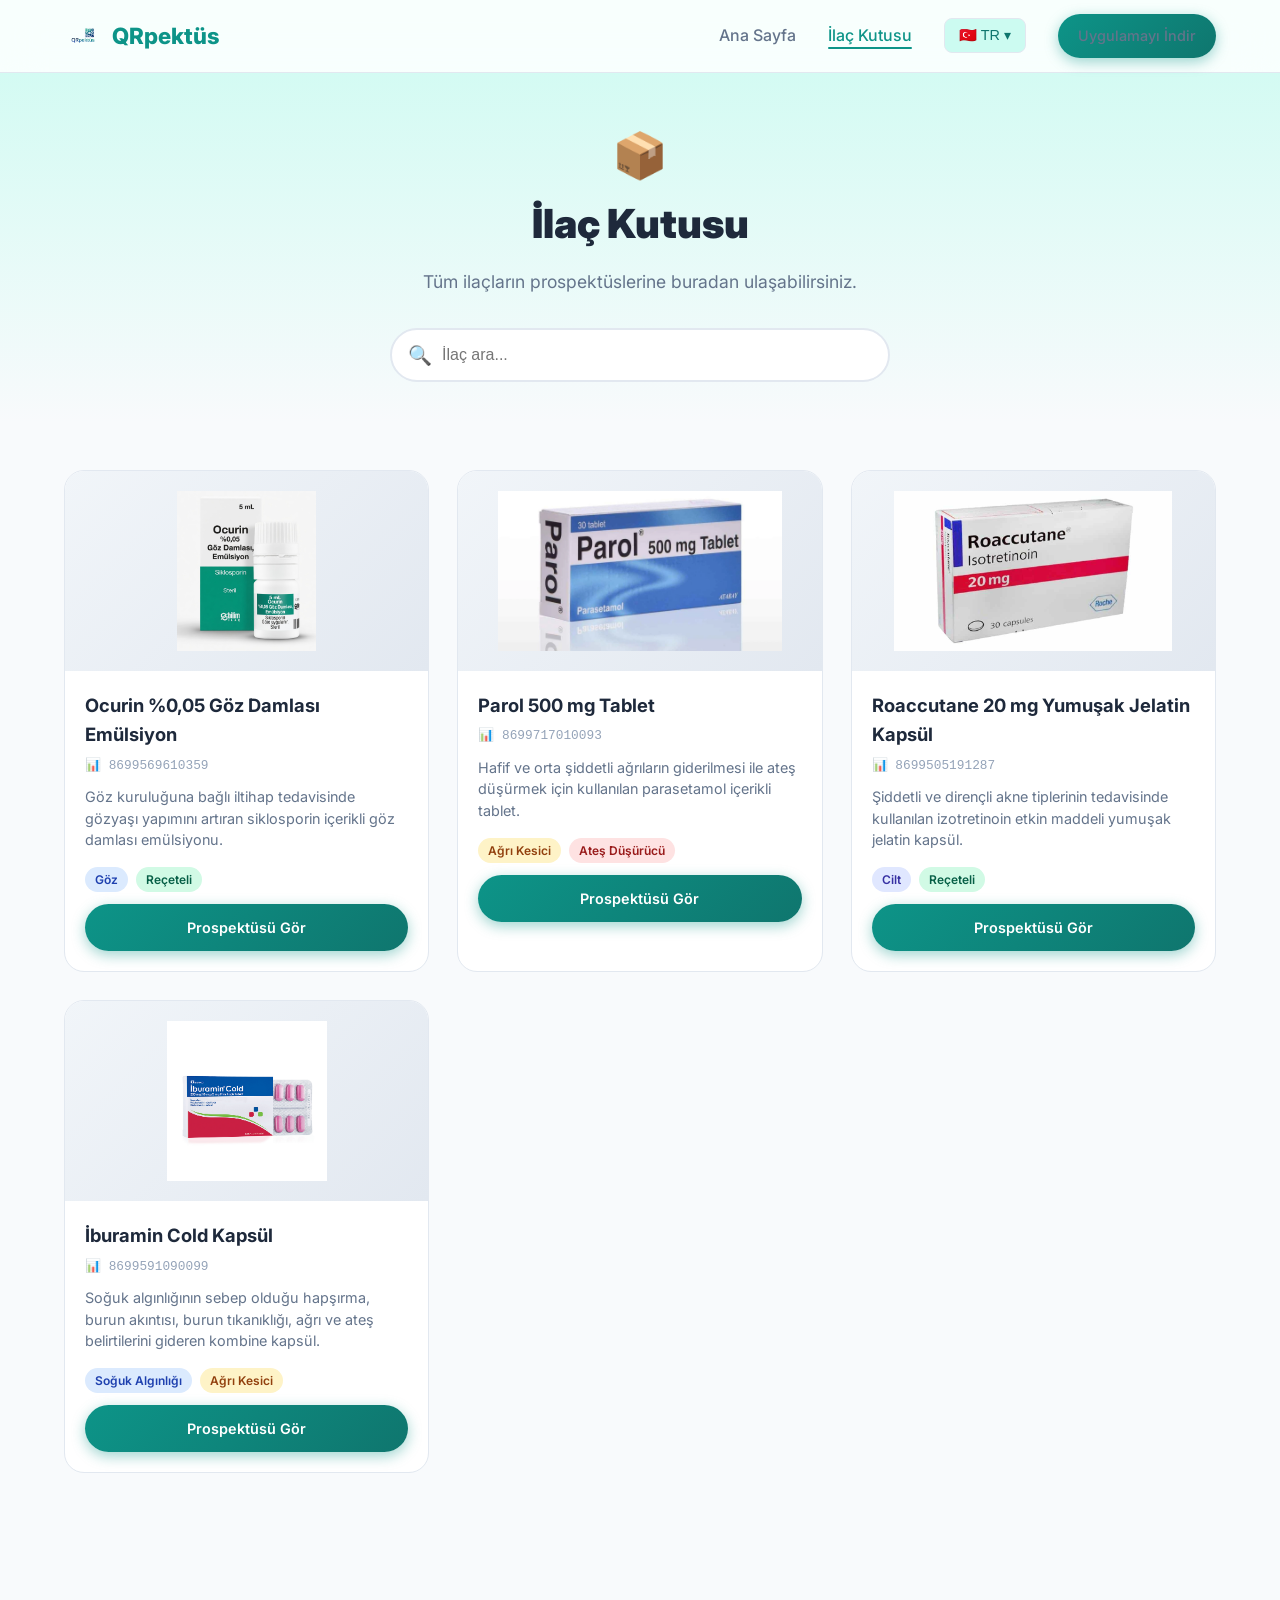
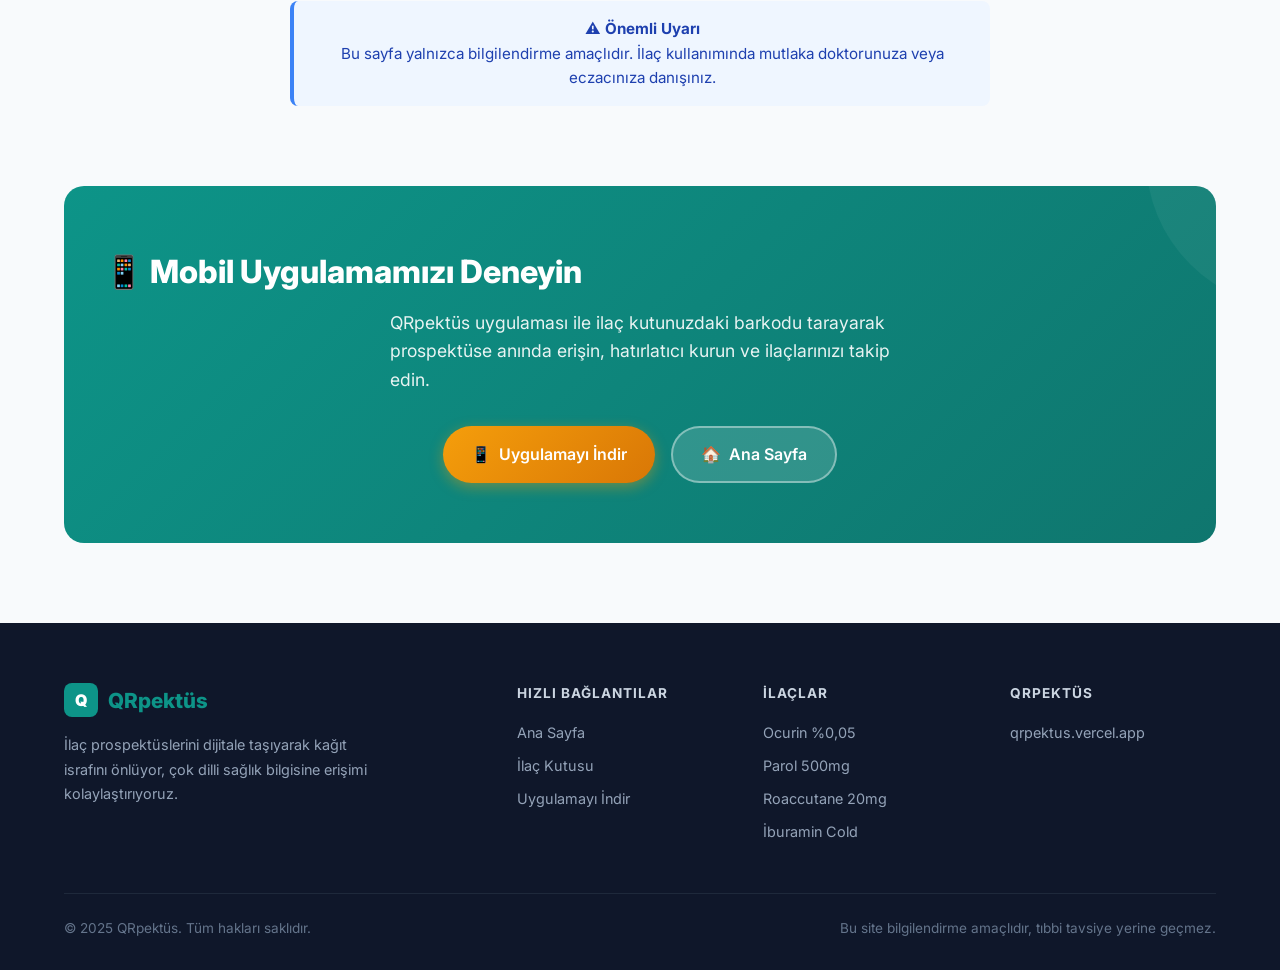
<file: ilac-kutusu.html>
<!DOCTYPE html>
<html lang="tr">
<head>
  <meta charset="UTF-8" />
  <meta name="viewport" content="width=device-width, initial-scale=1.0" />
  <title>İlaç Kutusu – QRpektüs</title>
  <meta name="description" content="QRpektüs ilaç kütüphanesi. Tüm ilaçların dijital prospektüslerine buradan ulaşabilirsiniz." />
  <link rel="preconnect" href="https://fonts.googleapis.com" />
  <link rel="preconnect" href="https://fonts.gstatic.com" crossorigin />
  <link href="https://fonts.googleapis.com/css2?family=Inter:wght@400;500;600;700;800;900&display=swap" rel="stylesheet" />
  <link rel="stylesheet" href="css/style.css" />
</head>
<body>

  <!-- NAVBAR -->
  <nav class="navbar">
    <div class="container">
      <a href="index.html" class="nav-logo">
        <img src="images/logo.png" alt="QRpektüs Logo"
             onerror="this.style.display='none'; this.nextElementSibling.style.display='flex';" />
        <div class="logo-placeholder" style="display:none;">Q</div>
        QRpektüs
      </a>
      <ul class="nav-links">
        <li><a href="index.html" data-i18n="nav_home">Ana Sayfa</a></li>
        <li><a href="ilac-kutusu.html" data-i18n="nav_drugs">İlaç Kutusu</a></li>
        <li>
          <div class="lang-selector">
            <button class="lang-btn">
              <span class="lang-current"><span class="flag">🇹🇷</span> TR <span>▾</span></span>
            </button>
            <div class="lang-dropdown">
              <a href="#" data-lang="tr"><span class="flag">🇹🇷</span> Türkçe</a>
              <a href="#" data-lang="en"><span class="flag">🇬🇧</span> English</a>
            </div>
          </div>
        </li>
        <li>
          <a href="index.html#download" class="btn btn-primary" style="padding:10px 20px; font-size:0.9rem;"
             data-i18n="nav_download">Uygulamayı İndir</a>
        </li>
      </ul>
      <button class="nav-toggle" aria-label="Menü"><span></span><span></span><span></span></button>
    </div>
  </nav>

  <!-- HERO -->
  <section class="drug-library-hero">
    <div class="container">
      <h1>
        <span style="font-size:2.8rem;">📦</span><br />
        <span data-i18n="lib_title">İlaç Kutusu</span>
      </h1>
      <p data-i18n="lib_subtitle">Tüm ilaçların prospektüslerine buradan ulaşabilirsiniz.</p>
      <div class="search-bar">
        <span class="search-icon">🔍</span>
        <input type="text" id="drug-search"
               data-i18n-placeholder="lib_search"
               placeholder="İlaç ara..." />
      </div>
    </div>
  </section>

  <!-- İLAÇ LİSTESİ -->
  <section class="section" style="padding-top:0;">
    <div class="container">
      <div class="drugs-grid">

        <!-- OCURIN -->
        <div class="drug-card">
          <div class="drug-card-image">
            <img src="images/ocurin.png" alt="Ocurin"
                 onerror="this.style.display='none'; this.nextElementSibling.style.display='block';" />
            <span class="placeholder-icon" style="display:none;">👁️</span>
          </div>
          <div class="drug-card-body">
            <h3 data-i18n="oc_title">Ocurin %0,05 Göz Damlası Emülsiyon </h3>
            <div class="drug-barcode">📊 8699569610359</div>
            <p class="drug-short-desc" data-i18n="lib_oc_desc">Göz kuruluğuna bağlı iltihap tedavisinde gözyaşı yapımını artıran siklosporin içerikli göz damlası emülsiyonu.</p>
            <div style="display:flex; gap:8px; flex-wrap:wrap; margin-bottom:12px;">
              <span style="display:inline-block; padding:3px 10px; background:#DBEAFE; color:#1E40AF; border-radius:20px; font-size:0.75rem; font-weight:600;" data-i18n="lib_tag_eye">Göz</span>
              <span style="display:inline-block; padding:3px 10px; background:#D1FAE5; color:#065F46; border-radius:20px; font-size:0.75rem; font-weight:600;" data-i18n="lib_tag_rx">Reçeteli</span>
            </div>
            <a href="ocurin.html" class="btn btn-primary" data-i18n="lib_detail_btn">Prospektüsü Gör</a>
          </div>
        </div>

        <!-- PAROL -->
        <div class="drug-card">
          <div class="drug-card-image">
            <img src="images/parol.png" alt="Parol"
                 onerror="this.style.display='none'; this.nextElementSibling.style.display='block';" />
            <span class="placeholder-icon" style="display:none;">💊</span>
          </div>
          <div class="drug-card-body">
            <h3 data-i18n="pa_title">Parol 500 mg Tablet</h3>
            <div class="drug-barcode">📊 8699717010093</div>
            <p class="drug-short-desc" data-i18n="lib_pa_desc">Hafif ve orta şiddetli ağrıların giderilmesi ile ateş düşürmek için kullanılan parasetamol içerikli tablet.</p>
            <div style="display:flex; gap:8px; flex-wrap:wrap; margin-bottom:12px;">
              <span style="display:inline-block; padding:3px 10px; background:#FEF3C7; color:#92400E; border-radius:20px; font-size:0.75rem; font-weight:600;" data-i18n="lib_tag_pain">Ağrı Kesici</span>
              <span style="display:inline-block; padding:3px 10px; background:#FEE2E2; color:#991B1B; border-radius:20px; font-size:0.75rem; font-weight:600;" data-i18n="lib_tag_fever">Ateş Düşürücü</span>
            </div>
            <a href="parol.html" class="btn btn-primary" data-i18n="lib_detail_btn">Prospektüsü Gör</a>
          </div>
        </div>

        <!-- ROACCUTANE -->
        <div class="drug-card">
          <div class="drug-card-image">
            <img src="images/roaccutane.png" alt="Roaccutane"
                 onerror="this.style.display='none'; this.nextElementSibling.style.display='block';" />
            <span class="placeholder-icon" style="display:none;">💊</span>
          </div>
          <div class="drug-card-body">
            <h3 data-i18n="ro_title">Roaccutane 20 mg Yumuşak Jelatin Kapsül</h3>
            <div class="drug-barcode">📊 8699505191287</div>
            <p class="drug-short-desc" data-i18n="lib_ro_desc">Şiddetli ve dirençli akne tiplerinin tedavisinde kullanılan izotretinoin etkin maddeli yumuşak jelatin kapsül.</p>
            <div style="display:flex; gap:8px; flex-wrap:wrap; margin-bottom:12px;">
              <span style="display:inline-block; padding:3px 10px; background:#E0E7FF; color:#3730A3; border-radius:20px; font-size:0.75rem; font-weight:600;" data-i18n="lib_tag_skin">Cilt</span>
              <span style="display:inline-block; padding:3px 10px; background:#D1FAE5; color:#065F46; border-radius:20px; font-size:0.75rem; font-weight:600;" data-i18n="lib_tag_rx">Reçeteli</span>
            </div>
            <a href="roaccutane.html" class="btn btn-primary" data-i18n="lib_detail_btn">Prospektüsü Gör</a>
          </div>
        </div>

        <!-- İBURAMİN COLD -->
        <div class="drug-card">
          <div class="drug-card-image">
            <img src="images/iburamin.png" alt="İburamin Cold"
                 onerror="this.style.display='none'; this.nextElementSibling.style.display='block';" />
            <span class="placeholder-icon" style="display:none;">🤧</span>
          </div>
          <div class="drug-card-body">
            <h3 data-i18n="ib_title">İburamin Cold Kapsül</h3>
            <div class="drug-barcode">📊 8699591090099</div>
            <p class="drug-short-desc" data-i18n="lib_ib_desc">Soğuk algınlığının sebep olduğu hapşırma, burun akıntısı, burun tıkanıklığı, ağrı ve ateş belirtilerini gideren kombine kapsül.</p>
            <div style="display:flex; gap:8px; flex-wrap:wrap; margin-bottom:12px;">
              <span style="display:inline-block; padding:3px 10px; background:#DBEAFE; color:#1E40AF; border-radius:20px; font-size:0.75rem; font-weight:600;" data-i18n="lib_tag_cold">Soğuk Algınlığı</span>
              <span style="display:inline-block; padding:3px 10px; background:#FEF3C7; color:#92400E; border-radius:20px; font-size:0.75rem; font-weight:600;" data-i18n="lib_tag_pain">Ağrı Kesici</span>
            </div>
            <a href="iburamin-cold.html" class="btn btn-primary" data-i18n="lib_detail_btn">Prospektüsü Gör</a>
          </div>
        </div>

      </div>

      <!-- Uyarı -->
      <div style="margin-top:48px;">
        <div class="info-box" style="max-width:700px; margin:0 auto; text-align:center;">
          <p style="margin:0;">
            <strong data-i18n="warning_title">⚠️ Önemli Uyarı</strong><br />
            <span data-i18n="warning_text">Bu sayfa yalnızca bilgilendirme amaçlıdır. İlaç kullanımında mutlaka doktorunuza veya eczacınıza danışınız.</span>
          </p>
        </div>
      </div>
    </div>
  </section>

  <!-- MOBİL APP CTA -->
  <section class="section" style="background:var(--bg); padding-top:0;">
    <div class="container">
      <div class="cta-box">
        <h2 data-i18n="cta_mobile_title">📱 Mobil Uygulamamızı Deneyin</h2>
        <p data-i18n="cta_mobile_desc">QRpektüs uygulaması ile ilaç kutunuzdaki barkodu tarayarak prospektüse anında erişin, hatırlatıcı kurun ve ilaçlarınızı takip edin.</p>
        <div style="display:flex; gap:16px; justify-content:center; flex-wrap:wrap;">
          <a href="index.html#download" class="btn btn-accent">
            <span>📱</span> <span data-i18n="cta_btn2">Uygulamayı İndir</span>
          </a>
          <a href="index.html" class="btn btn-secondary"
             style="background:rgba(255,255,255,0.15); color:white; border-color:rgba(255,255,255,0.4);">
            <span>🏠</span> <span data-i18n="nav_home">Ana Sayfa</span>
          </a>
        </div>
      </div>
    </div>
  </section>

  <!-- FOOTER -->
  <footer class="footer">
    <div class="container">
      <div class="footer-grid">
        <div class="footer-brand">
          <div class="footer-logo"><div class="logo-placeholder">Q</div> QRpektüs</div>
          <p data-i18n="footer_desc">İlaç prospektüslerini dijitale taşıyarak kağıt israfını önlüyor, çok dilli sağlık bilgisine erişimi kolaylaştırıyoruz.</p>
        </div>
        <div class="footer-col">
          <h4 data-i18n="footer_links">Hızlı Bağlantılar</h4>
          <a href="index.html" data-i18n="nav_home">Ana Sayfa</a>
          <a href="ilac-kutusu.html" data-i18n="nav_drugs">İlaç Kutusu</a>
          <a href="index.html#download" data-i18n="nav_download">Uygulamayı İndir</a>
        </div>
        <div class="footer-col">
          <h4 data-i18n="footer_drugs_title">İlaçlar</h4>
          <a href="ocurin.html">Ocurin %0,05</a>
          <a href="parol.html">Parol 500mg</a>
          <a href="roaccutane.html">Roaccutane 20mg</a>
          <a href="iburamin-cold.html">İburamin Cold</a>
        </div>
        <div class="footer-col">
          <h4>QRpektüs</h4>
          <a href="#">qrpektus.vercel.app</a>
        </div>
      </div>
      <div class="footer-bottom">
        <span data-i18n="footer_rights">© 2025 QRpektüs. Tüm hakları saklıdır.</span>
        <span data-i18n="footer_disclaimer">Bu site bilgilendirme amaçlıdır, tıbbi tavsiye yerine geçmez.</span>
      </div>
    </div>
  </footer>

  <button class="back-to-top" aria-label="Yukarı çık">↑</button>
  <script src="js/main.js"></script>
</body>
</html>
</file>
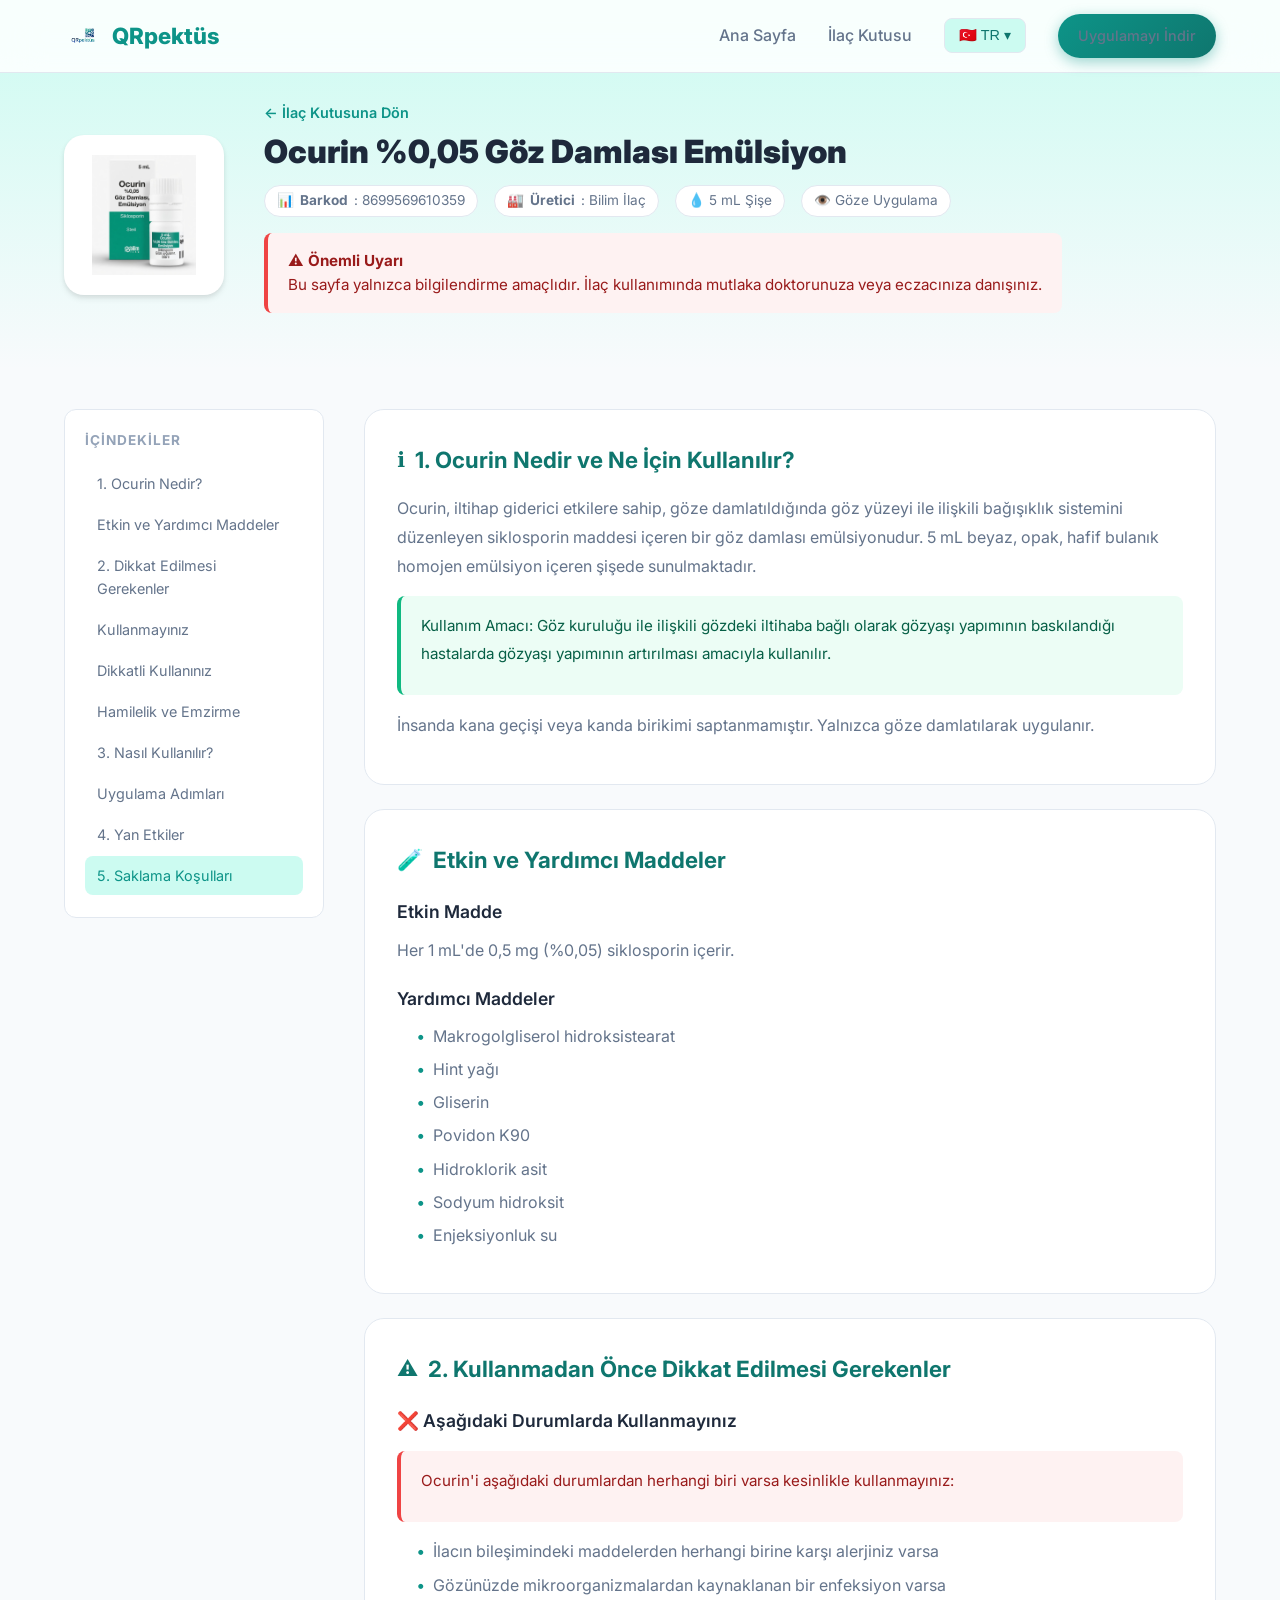
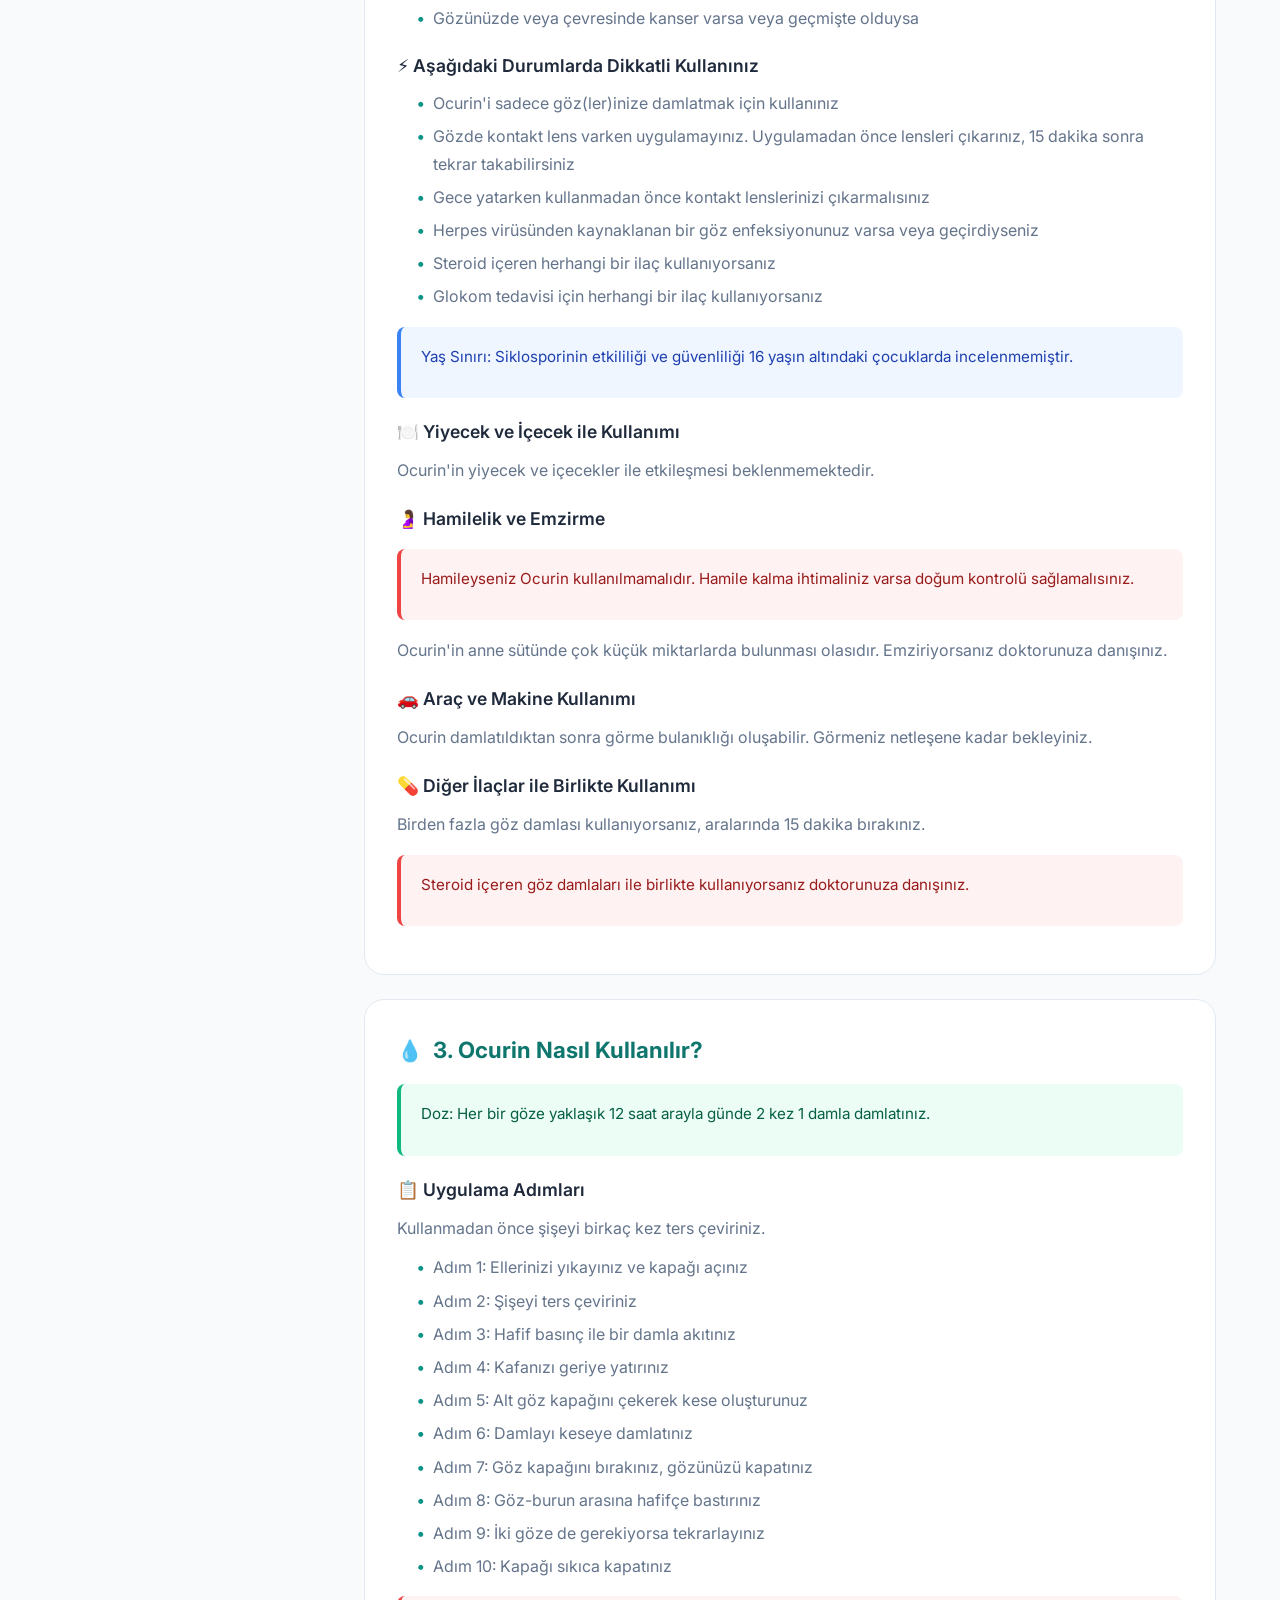
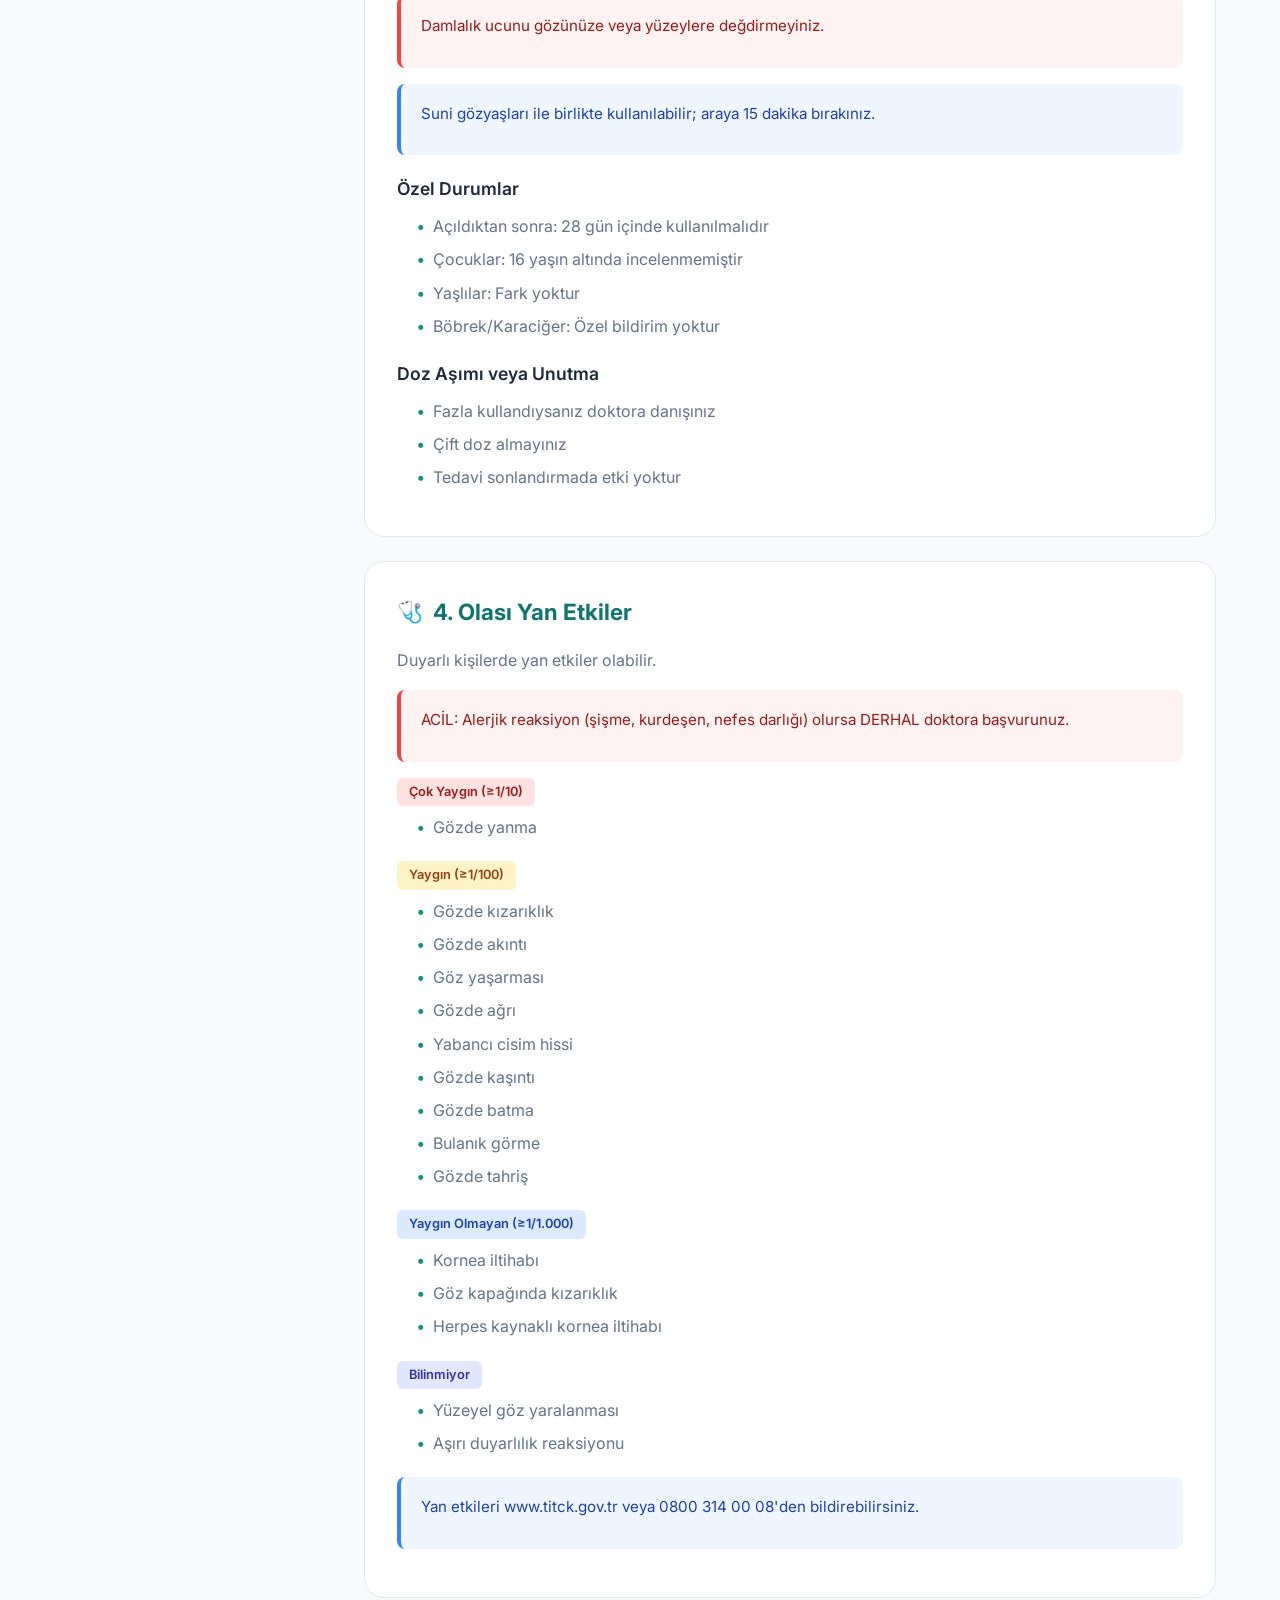
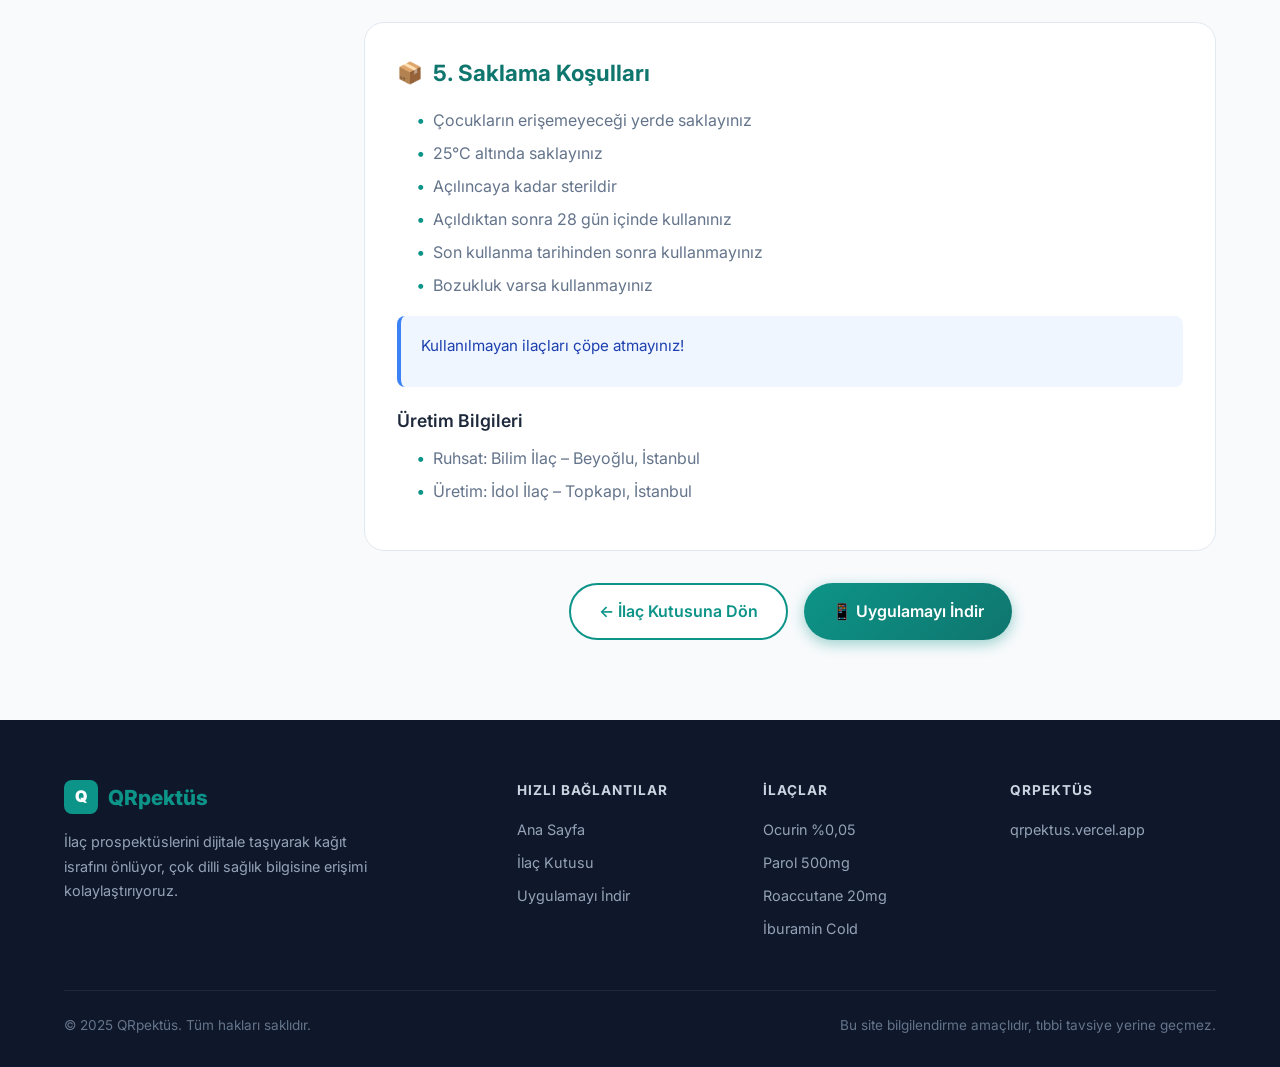
<file: ocurin.html>
<!DOCTYPE html>
<html lang="tr">
<head>
  <meta charset="UTF-8" />
  <meta name="viewport" content="width=device-width, initial-scale=1.0" />
  <title>Ocurin %0,05 – QRpektüs</title>
  <meta name="description" content="Ocurin göz damlası prospektüsü." />
  <link rel="preconnect" href="https://fonts.googleapis.com" />
  <link rel="preconnect" href="https://fonts.gstatic.com" crossorigin />
  <link href="https://fonts.googleapis.com/css2?family=Inter:wght@400;500;600;700;800;900&display=swap" rel="stylesheet" />
  <link rel="stylesheet" href="css/style.css" />
</head>
<body>

  <!-- NAVBAR -->
  <nav class="navbar">
    <div class="container">
      <a href="index.html" class="nav-logo">
        <img src="images/logo.png" alt="QRpektüs Logo"
             onerror="this.style.display='none'; this.nextElementSibling.style.display='flex';" />
        <div class="logo-placeholder" style="display:none;">Q</div>
        QRpektüs
      </a>
      <ul class="nav-links">
        <li><a href="index.html" data-i18n="nav_home">Ana Sayfa</a></li>
        <li><a href="ilac-kutusu.html" data-i18n="nav_drugs">İlaç Kutusu</a></li>
        <li>
          <div class="lang-selector">
            <button class="lang-btn">
              <span class="lang-current"><span class="flag">🇹🇷</span> TR <span>▾</span></span>
            </button>
            <div class="lang-dropdown">
              <a href="#" data-lang="tr"><span class="flag">🇹🇷</span> Türkçe</a>
              <a href="#" data-lang="en"><span class="flag">🇬🇧</span> English</a>
            </div>
          </div>
        </li>
        <li>
          <a href="index.html#download" class="btn btn-primary" style="padding:10px 20px; font-size:0.9rem;"
             data-i18n="nav_download">Uygulamayı İndir</a>
        </li>
      </ul>
      <button class="nav-toggle" aria-label="Menü"><span></span><span></span><span></span></button>
    </div>
  </nav>

  <!-- HERO -->
  <section class="prospektus-hero">
    <div class="container">
      <div class="drug-image">
        <img src="images/ocurin.png" alt="Ocurin"
             onerror="this.style.display='none'; this.nextElementSibling.style.display='block';" />
        <span class="placeholder-icon" style="display:none;">👁️</span>
      </div>
      <div class="drug-info">
        <a href="ilac-kutusu.html" style="color:var(--primary); font-size:0.9rem; font-weight:600;"
           data-i18n="back_to_library">← İlaç Kutusuna Dön</a>
        <h1 data-i18n="oc_title">Ocurin %0,05 Göz Damlası Emülsiyon</h1>
        <div class="drug-meta">
          <span>📊 <strong data-i18n="prospektus_barcode">Barkod</strong>: 8699569610359</span>
          <span>🏭 <strong data-i18n="prospektus_manufacturer">Üretici</strong>: Bilim İlaç</span>
          <span data-i18n="oc_form">💧 5 mL Şişe</span>
          <span data-i18n="oc_route">👁️ Göze Uygulama</span>
        </div>
        <div class="warning-box">
          <p>
            <strong data-i18n="warning_title">⚠️ Önemli Uyarı</strong><br />
            <span data-i18n="warning_text">Bu sayfa yalnızca bilgilendirme amaçlıdır.</span>
          </p>
        </div>
      </div>
    </div>
  </section>

  <!-- İÇERİK -->
  <section class="prospektus-content">
    <div class="container">

      <!-- Sidebar -->
      <aside class="prospektus-sidebar">
        <div class="toc">
          <h4 data-i18n="toc_title">İçindekiler</h4>
          <a href="#nedir"      data-i18n="oc_toc1">1. Ocurin Nedir?</a>
          <a href="#icindekiler" data-i18n="oc_toc2">Etkin ve Yardımcı Maddeler</a>
          <a href="#dikkat"     data-i18n="oc_toc3">2. Dikkat Edilmesi Gerekenler</a>
          <a href="#kullanmayiniz" data-i18n="oc_toc4">Kullanmayınız</a>
          <a href="#dikkatli"   data-i18n="oc_toc5">Dikkatli Kullanınız</a>
          <a href="#hamilelik"  data-i18n="oc_toc6">Hamilelik ve Emzirme</a>
          <a href="#nasil"      data-i18n="oc_toc7">3. Nasıl Kullanılır?</a>
          <a href="#uygulama"   data-i18n="oc_toc8">Uygulama Adımları</a>
          <a href="#yan-etkiler" data-i18n="oc_toc9">4. Yan Etkiler</a>
          <a href="#saklama"    data-i18n="oc_toc10">5. Saklama Koşulları</a>
        </div>
      </aside>

      <!-- Ana İçerik -->
      <div class="prospektus-main">

        <!-- 1 -->
        <div class="prospektus-section" id="nedir">
          <h2><span class="section-icon">ℹ️</span>
            <span data-i18n="oc_s1_title">1. Ocurin Nedir ve Ne İçin Kullanılır?</span></h2>
          <p data-i18n="oc_s1_p1">Ocurin, iltihap giderici etkilere sahip siklosporin içeren göz damlası emülsiyonudur.</p>
          <div class="success-box">
            <p data-i18n="oc_s1_box">Kullanım Amacı: Göz kuruluğuna bağlı iltihap tedavisinde gözyaşı yapımını artırır.</p>
          </div>
          <p data-i18n="oc_s1_p2">İnsanda kana geçişi veya kanda birikimi saptanmamıştır.</p>
        </div>

        <!-- Etkin Maddeler -->
        <div class="prospektus-section" id="icindekiler">
          <h2><span class="section-icon">🧪</span>
            <span data-i18n="oc_s2_title">Etkin ve Yardımcı Maddeler</span></h2>
          <h3 data-i18n="oc_s2_h1">Etkin Madde</h3>
          <p data-i18n="oc_s2_p1">Her 1 mL'de 0,5 mg (%0,05) siklosporin içerir.</p>
          <h3 data-i18n="oc_s2_h2">Yardımcı Maddeler</h3>
          <ul>
            <li data-i18n="oc_s2_l1">Makrogolgliserol hidroksistearat</li>
            <li data-i18n="oc_s2_l2">Hint yağı</li>
            <li data-i18n="oc_s2_l3">Gliserin</li>
            <li data-i18n="oc_s2_l4">Povidon K90</li>
            <li data-i18n="oc_s2_l5">Hidroklorik asit</li>
            <li data-i18n="oc_s2_l6">Sodyum hidroksit</li>
            <li data-i18n="oc_s2_l7">Enjeksiyonluk su</li>
          </ul>
        </div>

        <!-- 2 Dikkat -->
        <div class="prospektus-section" id="dikkat">
          <h2><span class="section-icon">⚠️</span>
            <span data-i18n="oc_s3_title">2. Kullanmadan Önce Dikkat Edilmesi Gerekenler</span></h2>

          <h3 id="kullanmayiniz" data-i18n="oc_s3_h1">❌ Aşağıdaki Durumlarda Kullanmayınız</h3>
          <div class="warning-box">
            <p data-i18n="oc_s3_warn">Ocurin'i aşağıdaki durumlardan herhangi biri varsa kesinlikle kullanmayınız:</p>
          </div>
          <ul>
            <li data-i18n="oc_s3_l1">İlacın bileşimindeki maddelere alerjiniz varsa</li>
            <li data-i18n="oc_s3_l2">Gözünüzde mikroorganizma kaynaklı enfeksiyon varsa</li>
            <li data-i18n="oc_s3_l3">Gözünüzde veya çevresinde kanser varsa veya geçmişte olduysa</li>
          </ul>

          <h3 id="dikkatli" data-i18n="oc_s3_h2">⚡ Aşağıdaki Durumlarda Dikkatli Kullanınız</h3>
          <ul>
            <li data-i18n="oc_s3_l4">Sadece göze damlatmak için kullanınız</li>
            <li data-i18n="oc_s3_l5">Kontakt lens varken uygulamayınız; 15 dakika sonra takabilirsiniz</li>
            <li data-i18n="oc_s3_l6">Gece yatmadan önce lensleri çıkarınız</li>
            <li data-i18n="oc_s3_l7">Herpes kaynaklı göz enfeksiyonu geçirdiyseniz</li>
            <li data-i18n="oc_s3_l8">Steroid içeren ilaç kullanıyorsanız</li>
            <li data-i18n="oc_s3_l9">Glokom tedavisi görüyorsanız</li>
          </ul>

          <div class="info-box">
            <p data-i18n="oc_s3_info">Yaş Sınırı: 16 yaş altında incelenmemiştir.</p>
          </div>

          <h3 data-i18n="oc_s3_food_h">🍽️ Yiyecek ve İçecek ile Kullanımı</h3>
          <p data-i18n="oc_s3_food">Etkileşim beklenmemektedir.</p>

          <h3 id="hamilelik" data-i18n="oc_s3_preg_h">🤰 Hamilelik ve Emzirme</h3>
          <div class="warning-box">
            <p data-i18n="oc_s3_preg">Hamileyseniz kullanılmamalıdır. Hamile kalma ihtimaliniz varsa doğum kontrolü sağlamalısınız.</p>
          </div>
          <p data-i18n="oc_s3_lact">Anne sütünde küçük miktarda bulunabilir. Emziriyorsanız doktorunuza danışınız.</p>

          <h3 data-i18n="oc_s3_drive_h">🚗 Araç ve Makine Kullanımı</h3>
          <p data-i18n="oc_s3_drive">Görme bulanıklığı oluşabilir. Görmeniz netleşene kadar bekleyiniz.</p>

          <h3 data-i18n="oc_s3_inter_h">💊 Diğer İlaçlar ile Birlikte Kullanımı</h3>
          <p data-i18n="oc_s3_inter">Birden fazla göz damlası kullanıyorsanız araya 15 dakika bırakınız.</p>
          <div class="warning-box">
            <p data-i18n="oc_s3_inter_w">Steroid içeren göz damlaları ile birlikte kullanıyorsanız doktorunuza danışınız.</p>
          </div>
        </div>

        <!-- 3 Kullanım -->
        <div class="prospektus-section" id="nasil">
          <h2><span class="section-icon">💧</span>
            <span data-i18n="oc_s4_title">3. Ocurin Nasıl Kullanılır?</span></h2>
          <div class="success-box">
            <p data-i18n="oc_s4_box">Doz: Her göze 12 saat arayla günde 2 kez 1 damla.</p>
          </div>

          <h3 id="uygulama" data-i18n="oc_s4_h1">📋 Uygulama Adımları</h3>
          <p data-i18n="oc_s4_pre">Kullanmadan önce şişeyi birkaç kez ters çeviriniz.</p>
          <ul>
            <li data-i18n="oc_s4_l1">Adım 1: Ellerinizi yıkayınız ve kapağı açınız</li>
            <li data-i18n="oc_s4_l2">Adım 2: Şişeyi ters çeviriniz</li>
            <li data-i18n="oc_s4_l3">Adım 3: Hafif basınç ile bir damla akıtınız</li>
            <li data-i18n="oc_s4_l4">Adım 4: Kafanızı geriye yatırınız</li>
            <li data-i18n="oc_s4_l5">Adım 5: Alt göz kapağını çekerek kese oluşturunuz</li>
            <li data-i18n="oc_s4_l6">Adım 6: Damlayı keseye damlatınız</li>
            <li data-i18n="oc_s4_l7">Adım 7: Göz kapağını bırakınız, gözünüzü kapatınız</li>
            <li data-i18n="oc_s4_l8">Adım 8: Göz-burun arasına hafifçe bastırınız</li>
            <li data-i18n="oc_s4_l9">Adım 9: İki göze de gerekiyorsa tekrarlayınız</li>
            <li data-i18n="oc_s4_l10">Adım 10: Kapağı sıkıca kapatınız</li>
          </ul>

          <div class="warning-box">
            <p data-i18n="oc_s4_warn">Damlalık ucunu gözünüze veya yüzeylere değdirmeyiniz.</p>
          </div>
          <div class="info-box">
            <p data-i18n="oc_s4_info">Suni gözyaşları ile birlikte kullanılabilir; araya 15 dakika bırakınız.</p>
          </div>

          <h3 data-i18n="oc_s4_spec_h">Özel Durumlar</h3>
          <ul>
            <li data-i18n="oc_s4_spec1">Açıldıktan sonra: 28 gün içinde kullanılmalıdır</li>
            <li data-i18n="oc_s4_spec2">Çocuklar: 16 yaşın altında incelenmemiştir</li>
            <li data-i18n="oc_s4_spec3">Yaşlılar: Fark yoktur</li>
            <li data-i18n="oc_s4_spec4">Böbrek/Karaciğer: Özel bildirim yoktur</li>
          </ul>

          <h3 data-i18n="oc_s4_od_h">Doz Aşımı veya Unutma</h3>
          <ul>
            <li data-i18n="oc_s4_od1">Fazla kullandıysanız doktora danışınız</li>
            <li data-i18n="oc_s4_od2">Çift doz almayınız</li>
            <li data-i18n="oc_s4_od3">Tedavi sonlandırmada etki yoktur</li>
          </ul>
        </div>

        <!-- 4 Yan Etkiler -->
        <div class="prospektus-section" id="yan-etkiler">
          <h2><span class="section-icon">🩺</span>
            <span data-i18n="oc_s5_title">4. Olası Yan Etkiler</span></h2>
          <p data-i18n="oc_s5_p1">Duyarlı kişilerde yan etkiler olabilir.</p>
          <div class="warning-box">
            <p data-i18n="oc_s5_emerg">ACİL: Alerjik reaksiyon (şişme, kurdeşen, nefes darlığı) olursa DERHAL doktora başvurunuz.</p>
          </div>

          <div class="side-effect-category category-very-common">
            <span class="category-label" data-i18n="oc_s5_vc">Çok Yaygın (≥1/10)</span>
            <ul><li data-i18n="oc_s5_vc1">Gözde yanma</li></ul>
          </div>

          <div class="side-effect-category category-common">
            <span class="category-label" data-i18n="oc_s5_c">Yaygın (≥1/100)</span>
            <ul>
              <li data-i18n="oc_s5_c1">Gözde kızarıklık</li>
              <li data-i18n="oc_s5_c2">Gözde akıntı</li>
              <li data-i18n="oc_s5_c3">Göz yaşarması</li>
              <li data-i18n="oc_s5_c4">Gözde ağrı</li>
              <li data-i18n="oc_s5_c5">Yabancı cisim hissi</li>
              <li data-i18n="oc_s5_c6">Gözde kaşıntı</li>
              <li data-i18n="oc_s5_c7">Gözde batma</li>
              <li data-i18n="oc_s5_c8">Bulanık görme</li>
              <li data-i18n="oc_s5_c9">Gözde tahriş</li>
            </ul>
          </div>

          <div class="side-effect-category category-uncommon">
            <span class="category-label" data-i18n="oc_s5_uc">Yaygın Olmayan (≥1/1.000)</span>
            <ul>
              <li data-i18n="oc_s5_uc1">Kornea iltihabı</li>
              <li data-i18n="oc_s5_uc2">Göz kapağında kızarıklık</li>
              <li data-i18n="oc_s5_uc3">Herpes kaynaklı kornea iltihabı</li>
            </ul>
          </div>

          <div class="side-effect-category category-rare">
            <span class="category-label" data-i18n="oc_s5_un">Bilinmiyor</span>
            <ul>
              <li data-i18n="oc_s5_un1">Yüzeyel göz yaralanması</li>
              <li data-i18n="oc_s5_un2">Aşırı duyarlılık reaksiyonu</li>
            </ul>
          </div>

          <div class="info-box">
            <p data-i18n="oc_s5_report">Yan etkileri www.titck.gov.tr veya 0800 314 00 08'den bildirebilirsiniz.</p>
          </div>
        </div>

        <!-- 5 Saklama -->
        <div class="prospektus-section" id="saklama">
          <h2><span class="section-icon">📦</span>
            <span data-i18n="oc_s6_title">5. Saklama Koşulları</span></h2>
          <ul>
            <li data-i18n="oc_s6_l1">Çocukların erişemeyeceği yerde saklayınız</li>
            <li data-i18n="oc_s6_l2">25°C altında saklayınız</li>
            <li data-i18n="oc_s6_l3">Açılıncaya kadar sterildir</li>
            <li data-i18n="oc_s6_l4">Açıldıktan sonra 28 gün içinde kullanınız</li>
            <li data-i18n="oc_s6_l5">Son kullanma tarihinden sonra kullanmayınız</li>
            <li data-i18n="oc_s6_l6">Bozukluk varsa kullanmayınız</li>
          </ul>
          <div class="info-box">
            <p data-i18n="oc_s6_env">Kullanılmayan ilaçları çöpe atmayınız!</p>
          </div>
          <h3 data-i18n="oc_s6_mfg_h">Üretim Bilgileri</h3>
          <ul>
            <li data-i18n="oc_s6_mfg1">Ruhsat: Bilim İlaç – Beyoğlu, İstanbul</li>
            <li data-i18n="oc_s6_mfg2">Üretim: İdol İlaç – Topkapı, İstanbul</li>
          </ul>
        </div>

        <!-- CTA -->
        <div style="text-align:center; margin-top:32px;">
          <div style="display:flex; gap:16px; justify-content:center; flex-wrap:wrap;">
            <a href="ilac-kutusu.html" class="btn btn-secondary" data-i18n="btn_back">← İlaç Kutusuna Dön</a>
            <a href="index.html#download" class="btn btn-primary" data-i18n="btn_download">📱 Uygulamayı İndir</a>
          </div>
        </div>

      </div>
    </div>
  </section>

  <!-- FOOTER -->
  <footer class="footer">
    <div class="container">
      <div class="footer-grid">
        <div class="footer-brand">
          <div class="footer-logo"><div class="logo-placeholder">Q</div> QRpektüs</div>
          <p data-i18n="footer_desc">İlaç prospektüslerini dijitale taşıyarak kağıt israfını önlüyor.</p>
        </div>
        <div class="footer-col">
          <h4 data-i18n="footer_links">Hızlı Bağlantılar</h4>
          <a href="index.html" data-i18n="nav_home">Ana Sayfa</a>
          <a href="ilac-kutusu.html" data-i18n="nav_drugs">İlaç Kutusu</a>
          <a href="index.html#download" data-i18n="nav_download">Uygulamayı İndir</a>
        </div>
        <div class="footer-col">
          <h4 data-i18n="footer_drugs_title">İlaçlar</h4>
          <a href="ocurin.html">Ocurin %0,05</a>
          <a href="parol.html">Parol 500mg</a>
          <a href="roaccutane.html">Roaccutane 20mg</a>
          <a href="iburamin-cold.html">İburamin Cold</a>
        </div>
        <div class="footer-col">
          <h4>QRpektüs</h4>
          <a href="#">qrpektus.vercel.app</a>
        </div>
      </div>
      <div class="footer-bottom">
        <span data-i18n="footer_rights">© 2025 QRpektüs. Tüm hakları saklıdır.</span>
        <span data-i18n="footer_disclaimer">Bu site bilgilendirme amaçlıdır, tıbbi tavsiye yerine geçmez.</span>
      </div>
    </div>
  </footer>

  <button class="back-to-top" aria-label="Yukarı çık">↑</button>
  <script src="js/main.js"></script>
</body>
</html>
</file>
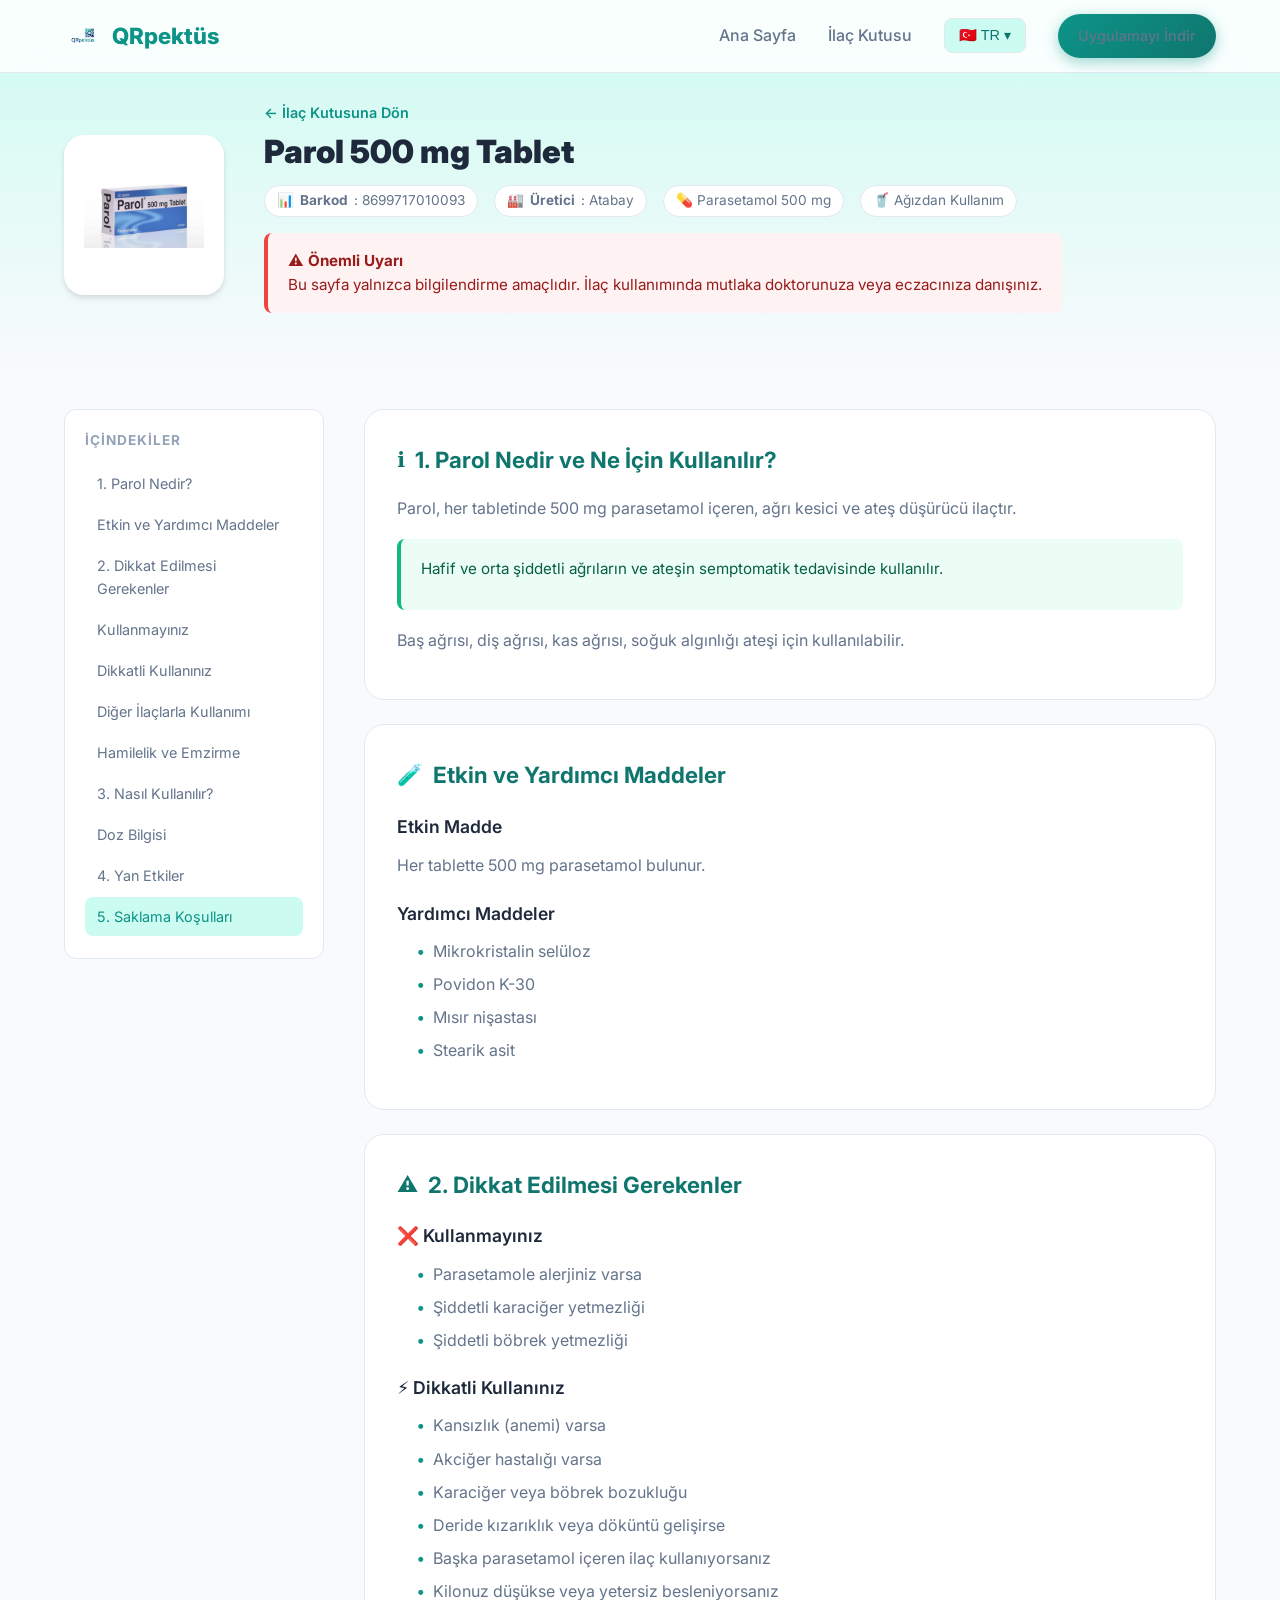
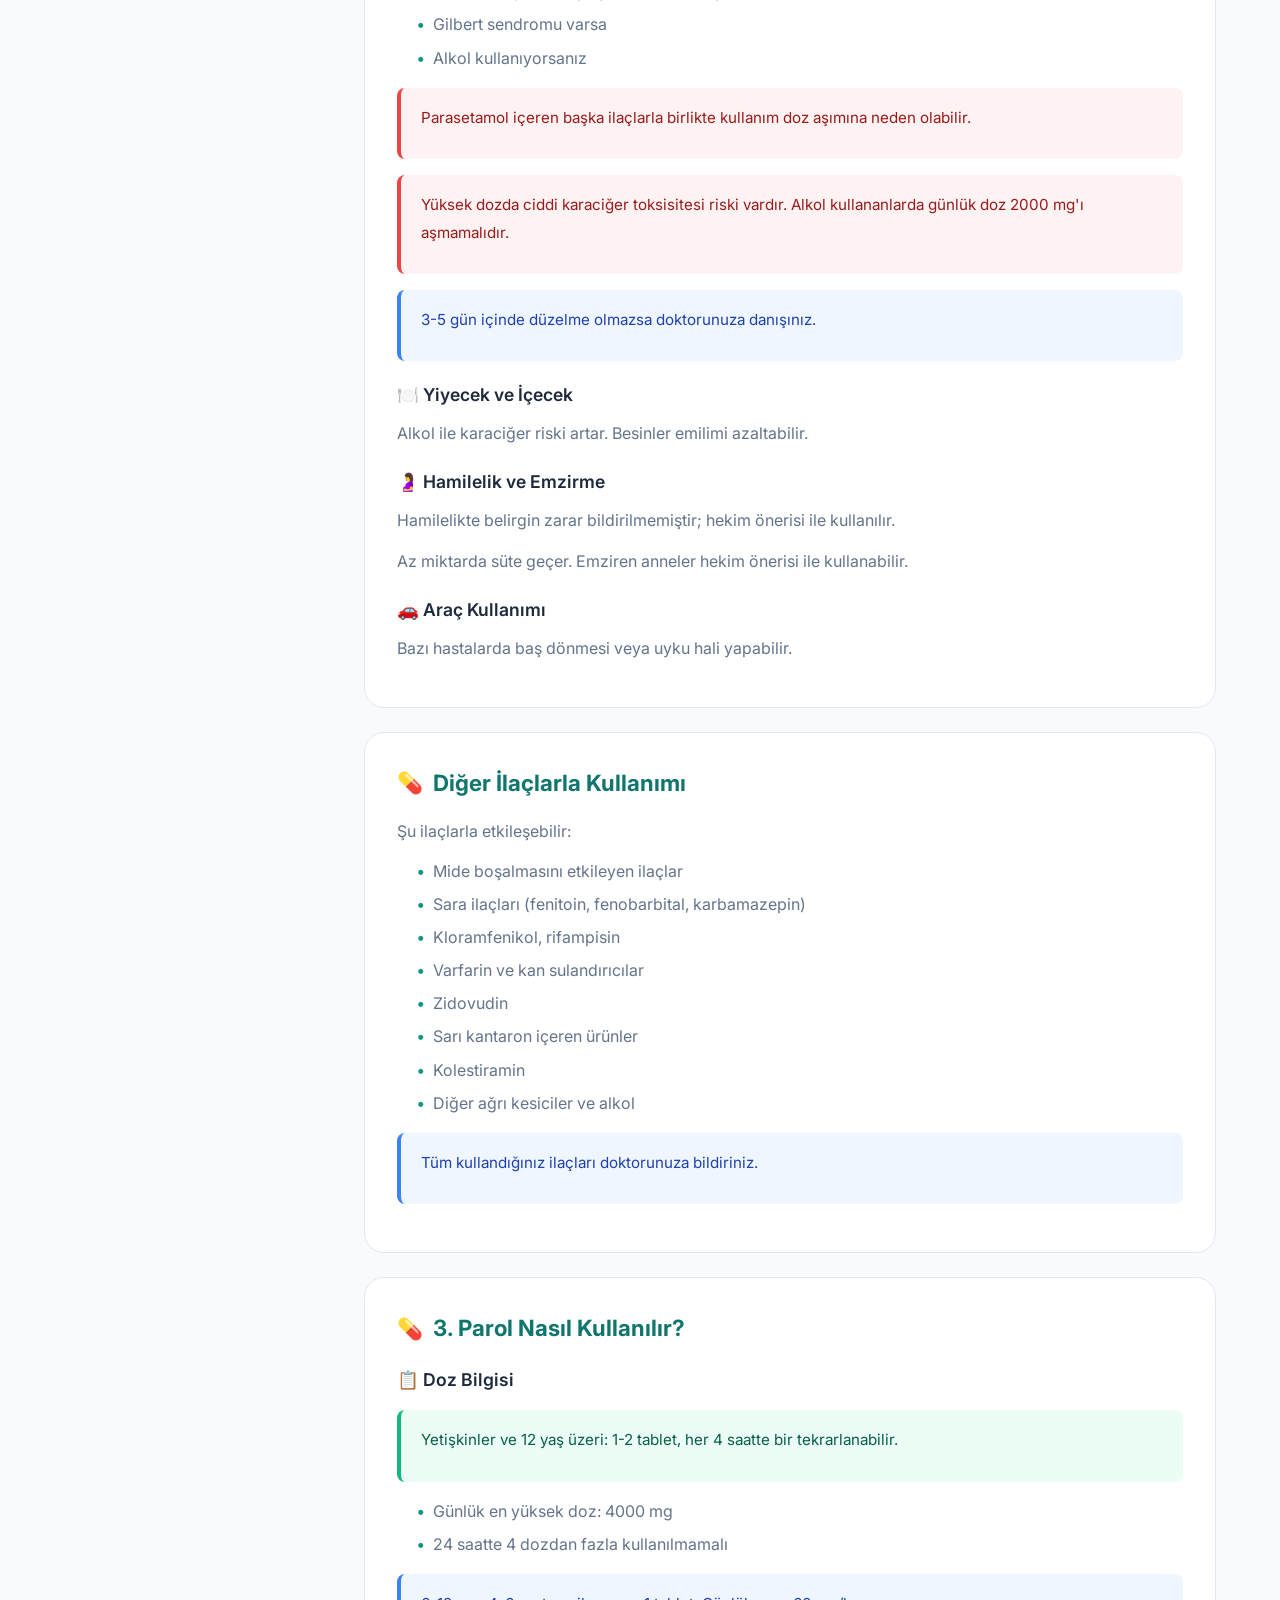
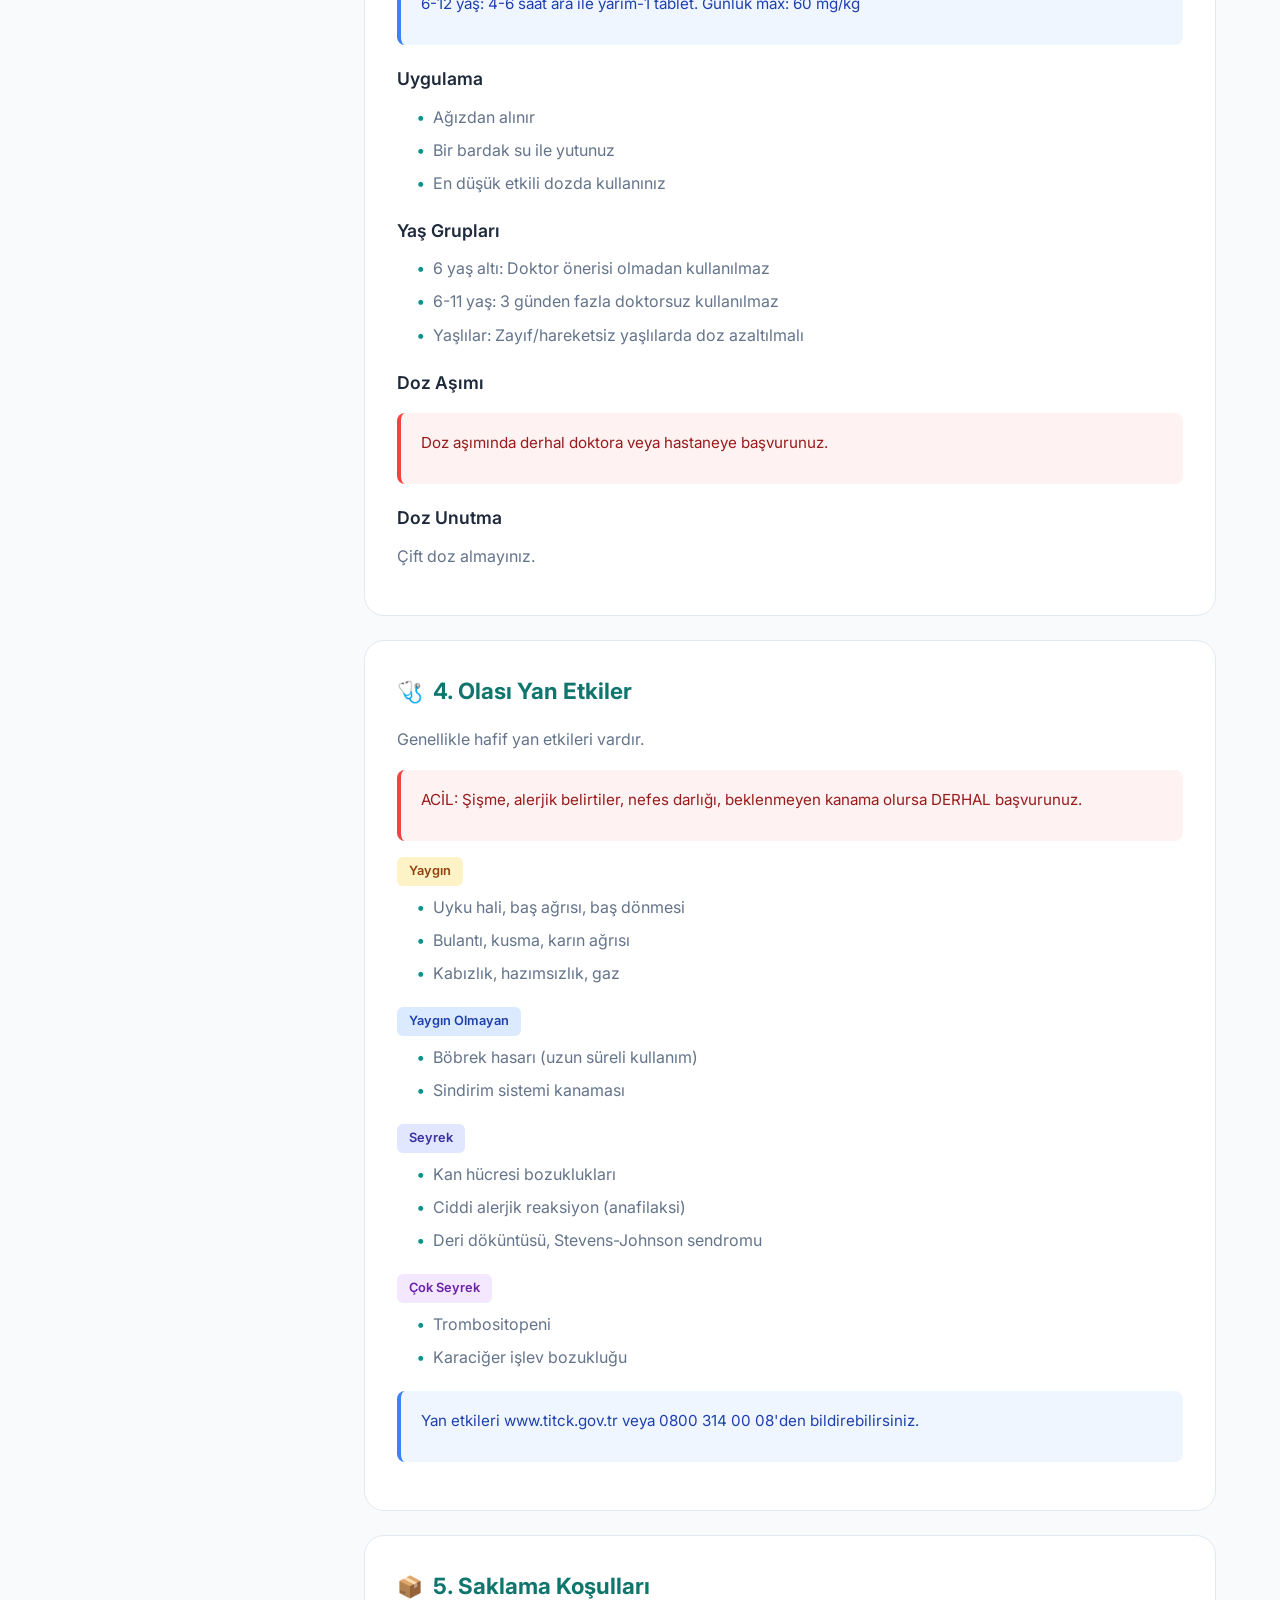
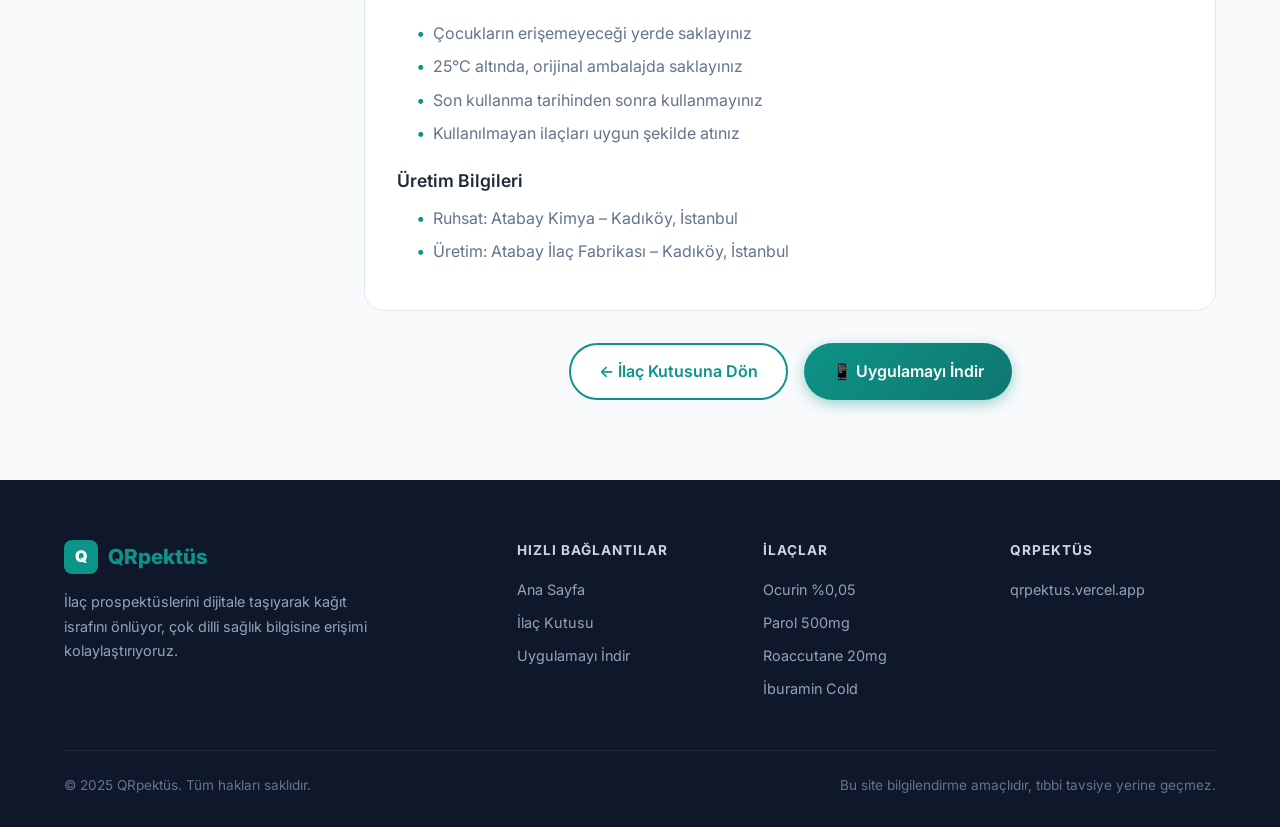
<file: parol.html>
<!DOCTYPE html>
<html lang="tr">
<head>
  <meta charset="UTF-8" />
  <meta name="viewport" content="width=device-width, initial-scale=1.0" />
  <title>Parol 500 mg – QRpektüs</title>
  <meta name="description" content="Parol 500 mg tablet prospektüsü." />
  <link rel="preconnect" href="https://fonts.googleapis.com" />
  <link rel="preconnect" href="https://fonts.gstatic.com" crossorigin />
  <link href="https://fonts.googleapis.com/css2?family=Inter:wght@400;500;600;700;800;900&display=swap" rel="stylesheet" />
  <link rel="stylesheet" href="css/style.css" />
</head>
<body>

  <!-- NAVBAR -->
  <nav class="navbar">
    <div class="container">
      <a href="index.html" class="nav-logo">
        <img src="images/logo.png" alt="QRpektüs Logo"
             onerror="this.style.display='none'; this.nextElementSibling.style.display='flex';" />
        <div class="logo-placeholder" style="display:none;">Q</div>
        QRpektüs
      </a>
      <ul class="nav-links">
        <li><a href="index.html" data-i18n="nav_home">Ana Sayfa</a></li>
        <li><a href="ilac-kutusu.html" data-i18n="nav_drugs">İlaç Kutusu</a></li>
        <li>
          <div class="lang-selector">
            <button class="lang-btn">
              <span class="lang-current"><span class="flag">🇹🇷</span> TR <span>▾</span></span>
            </button>
            <div class="lang-dropdown">
              <a href="#" data-lang="tr"><span class="flag">🇹🇷</span> Türkçe</a>
              <a href="#" data-lang="en"><span class="flag">🇬🇧</span> English</a>
            </div>
          </div>
        </li>
        <li>
          <a href="index.html#download" class="btn btn-primary" style="padding:10px 20px; font-size:0.9rem;"
             data-i18n="nav_download">Uygulamayı İndir</a>
        </li>
      </ul>
      <button class="nav-toggle" aria-label="Menü"><span></span><span></span><span></span></button>
    </div>
  </nav>

  <!-- HERO -->
  <section class="prospektus-hero">
    <div class="container">
      <div class="drug-image">
        <img src="images/parol.png" alt="Parol 500mg"
             onerror="this.style.display='none'; this.nextElementSibling.style.display='block';" />
        <span class="placeholder-icon" style="display:none;">💊</span>
      </div>
      <div class="drug-info">
        <a href="ilac-kutusu.html" style="color:var(--primary); font-size:0.9rem; font-weight:600;"
           data-i18n="back_to_library">← İlaç Kutusuna Dön</a>
        <h1 data-i18n="pa_title">Parol 500 mg Tablet</h1>
        <div class="drug-meta">
          <span>📊 <strong data-i18n="prospektus_barcode">Barkod</strong>: 8699717010093</span>
          <span>🏭 <strong data-i18n="prospektus_manufacturer">Üretici</strong>: Atabay</span>
          <span data-i18n="pa_form">💊 Parasetamol 500 mg</span>
          <span data-i18n="pa_route">🥤 Ağızdan Kullanım</span>
        </div>
        <div class="warning-box">
          <p>
            <strong data-i18n="warning_title">⚠️ Önemli Uyarı</strong><br />
            <span data-i18n="warning_text">Bu sayfa yalnızca bilgilendirme amaçlıdır.</span>
          </p>
        </div>
      </div>
    </div>
  </section>

  <!-- İÇERİK -->
  <section class="prospektus-content">
    <div class="container">

      <!-- Sidebar -->
      <aside class="prospektus-sidebar">
        <div class="toc">
          <h4 data-i18n="toc_title">İçindekiler</h4>
          <a href="#nedir"        data-i18n="pa_toc1">1. Parol Nedir?</a>
          <a href="#icindekiler"  data-i18n="pa_toc2">Etkin ve Yardımcı Maddeler</a>
          <a href="#dikkat"       data-i18n="pa_toc3">2. Dikkat Edilmesi Gerekenler</a>
          <a href="#kullanmayiniz" data-i18n="pa_toc4">Kullanmayınız</a>
          <a href="#dikkatli"     data-i18n="pa_toc5">Dikkatli Kullanınız</a>
          <a href="#etkilesim"    data-i18n="pa_toc6">Diğer İlaçlarla Kullanımı</a>
          <a href="#hamilelik"    data-i18n="pa_toc7">Hamilelik ve Emzirme</a>
          <a href="#nasil"        data-i18n="pa_toc8">3. Nasıl Kullanılır?</a>
          <a href="#doz"          data-i18n="pa_toc9">Doz Bilgisi</a>
          <a href="#yan-etkiler"  data-i18n="pa_toc10">4. Yan Etkiler</a>
          <a href="#saklama"      data-i18n="pa_toc11">5. Saklama Koşulları</a>
        </div>
      </aside>

      <!-- Ana İçerik -->
      <div class="prospektus-main">

        <!-- 1 -->
        <div class="prospektus-section" id="nedir">
          <h2><span class="section-icon">ℹ️</span>
            <span data-i18n="pa_s1_title">1. Parol Nedir ve Ne İçin Kullanılır?</span></h2>
          <p data-i18n="pa_s1_p1">Parol, her tabletinde 500 mg parasetamol içeren ağrı kesici ve ateş düşürücü ilaçtır.</p>
          <div class="success-box">
            <p data-i18n="pa_s1_box">Hafif ve orta şiddetli ağrıların ve ateşin semptomatik tedavisinde kullanılır.</p>
          </div>
          <p data-i18n="pa_s1_p2">Baş ağrısı, diş ağrısı, kas ağrısı, soğuk algınlığı ateşi için kullanılabilir.</p>
        </div>

        <!-- Etkin Maddeler -->
        <div class="prospektus-section" id="icindekiler">
          <h2><span class="section-icon">🧪</span>
            <span data-i18n="pa_s2_title">Etkin ve Yardımcı Maddeler</span></h2>
          <h3 data-i18n="pa_s2_h1">Etkin Madde</h3>
          <p data-i18n="pa_s2_p1">Her tablette 500 mg parasetamol bulunur.</p>
          <h3 data-i18n="pa_s2_h2">Yardımcı Maddeler</h3>
          <ul>
            <li data-i18n="pa_s2_l1">Mikrokristalin selüloz</li>
            <li data-i18n="pa_s2_l2">Povidon K-30</li>
            <li data-i18n="pa_s2_l3">Mısır nişastası</li>
            <li data-i18n="pa_s2_l4">Stearik asit</li>
          </ul>
        </div>

        <!-- 2 Dikkat -->
        <div class="prospektus-section" id="dikkat">
          <h2><span class="section-icon">⚠️</span>
            <span data-i18n="pa_s3_title">2. Dikkat Edilmesi Gerekenler</span></h2>

          <h3 id="kullanmayiniz" data-i18n="pa_s3_h1">❌ Kullanmayınız</h3>
          <ul>
            <li data-i18n="pa_s3_l1">Parasetamole alerjiniz varsa</li>
            <li data-i18n="pa_s3_l2">Şiddetli karaciğer yetmezliği</li>
            <li data-i18n="pa_s3_l3">Şiddetli böbrek yetmezliği</li>
          </ul>

          <h3 id="dikkatli" data-i18n="pa_s3_h2">⚡ Dikkatli Kullanınız</h3>
          <ul>
            <li data-i18n="pa_s3_l4">Kansızlık (anemi) varsa</li>
            <li data-i18n="pa_s3_l5">Akciğer hastalığı varsa</li>
            <li data-i18n="pa_s3_l6">Karaciğer veya böbrek bozukluğu</li>
            <li data-i18n="pa_s3_l7">Deride kızarıklık veya döküntü gelişirse</li>
            <li data-i18n="pa_s3_l8">Başka parasetamol içeren ilaç kullanıyorsanız</li>
            <li data-i18n="pa_s3_l9">Kilonuz düşükse veya yetersiz besleniyorsanız</li>
            <li data-i18n="pa_s3_l10">Gilbert sendromu varsa</li>
            <li data-i18n="pa_s3_l11">Alkol kullanıyorsanız</li>
          </ul>

          <div class="warning-box">
            <p data-i18n="pa_s3_warn1">Parasetamol içeren başka ilaçlarla birlikte kullanım doz aşımına neden olabilir.</p>
          </div>
          <div class="warning-box">
            <p data-i18n="pa_s3_warn2">Yüksek dozda ciddi karaciğer toksisitesi riski vardır. Alkol kullananlarda günlük doz 2000 mg'ı aşmamalıdır.</p>
          </div>
          <div class="info-box">
            <p data-i18n="pa_s3_info">3-5 gün içinde düzelme olmazsa doktorunuza danışınız.</p>
          </div>

          <h3 data-i18n="pa_s3_food_h">🍽️ Yiyecek ve İçecek</h3>
          <p data-i18n="pa_s3_food">Alkol ile karaciğer riski artar. Besinler emilimi azaltabilir.</p>

          <h3 id="hamilelik" data-i18n="pa_s3_preg_h">🤰 Hamilelik ve Emzirme</h3>
          <p data-i18n="pa_s3_preg">Hamilelikte belirgin zarar bildirilmemiştir; hekim önerisi ile kullanılır.</p>
          <p data-i18n="pa_s3_lact">Az miktarda süte geçer. Emziren anneler hekim önerisi ile kullanabilir.</p>

          <h3 data-i18n="pa_s3_drive_h">🚗 Araç Kullanımı</h3>
          <p data-i18n="pa_s3_drive">Bazı hastalarda baş dönmesi veya uyku hali yapabilir.</p>
        </div>

        <!-- Etkileşim -->
        <div class="prospektus-section" id="etkilesim">
          <h2><span class="section-icon">💊</span>
            <span data-i18n="pa_s4_title">Diğer İlaçlarla Kullanımı</span></h2>
          <p data-i18n="pa_s4_p1">Şu ilaçlarla etkileşebilir:</p>
          <ul>
            <li data-i18n="pa_s4_l1">Mide boşalmasını etkileyen ilaçlar</li>
            <li data-i18n="pa_s4_l2">Sara ilaçları (fenitoin, fenobarbital, karbamazepin)</li>
            <li data-i18n="pa_s4_l3">Kloramfenikol, rifampisin</li>
            <li data-i18n="pa_s4_l4">Varfarin ve kan sulandırıcılar</li>
            <li data-i18n="pa_s4_l5">Zidovudin</li>
            <li data-i18n="pa_s4_l6">Sarı kantaron içeren ürünler</li>
            <li data-i18n="pa_s4_l7">Kolestiramin</li>
            <li data-i18n="pa_s4_l8">Diğer ağrı kesiciler ve alkol</li>
          </ul>
          <div class="info-box">
            <p data-i18n="pa_s4_info">Tüm kullandığınız ilaçları doktorunuza bildiriniz.</p>
          </div>
        </div>

        <!-- 3 Kullanım -->
        <div class="prospektus-section" id="nasil">
          <h2><span class="section-icon">💊</span>
            <span data-i18n="pa_s5_title">3. Parol Nasıl Kullanılır?</span></h2>

          <h3 id="doz" data-i18n="pa_s5_h1">📋 Doz Bilgisi</h3>
          <div class="success-box">
            <p data-i18n="pa_s5_box">Yetişkinler ve 12 yaş üzeri: 1-2 tablet, her 4 saatte bir tekrarlanabilir.</p>
          </div>
          <ul>
            <li data-i18n="pa_s5_l1">Günlük en yüksek doz: 4000 mg</li>
            <li data-i18n="pa_s5_l2">24 saatte 4 dozdan fazla kullanılmamalı</li>
          </ul>
          <div class="info-box">
            <p data-i18n="pa_s5_child">6-12 yaş: 4-6 saat ara ile yarım-1 tablet. Günlük max: 60 mg/kg</p>
          </div>

          <h3 data-i18n="pa_s5_how_h">Uygulama</h3>
          <ul>
            <li data-i18n="pa_s5_how1">Ağızdan alınır</li>
            <li data-i18n="pa_s5_how2">Bir bardak su ile yutunuz</li>
            <li data-i18n="pa_s5_how3">En düşük etkili dozda kullanınız</li>
          </ul>

          <h3 data-i18n="pa_s5_age_h">Yaş Grupları</h3>
          <ul>
            <li data-i18n="pa_s5_age1">6 yaş altı: Doktor önerisi olmadan kullanılmaz</li>
            <li data-i18n="pa_s5_age2">6-11 yaş: 3 günden fazla doktorsuz kullanılmaz</li>
            <li data-i18n="pa_s5_age3">Yaşlılar: Zayıf/hareketsiz yaşlılarda doz azaltılmalı</li>
          </ul>

          <h3 data-i18n="pa_s5_od_h">Doz Aşımı</h3>
          <div class="warning-box">
            <p data-i18n="pa_s5_od">Doz aşımında derhal doktora veya hastaneye başvurunuz.</p>
          </div>

          <h3 data-i18n="pa_s5_miss_h">Doz Unutma</h3>
          <p data-i18n="pa_s5_miss">Çift doz almayınız.</p>
        </div>

        <!-- 4 Yan Etkiler -->
        <div class="prospektus-section" id="yan-etkiler">
          <h2><span class="section-icon">🩺</span>
            <span data-i18n="pa_s6_title">4. Olası Yan Etkiler</span></h2>
          <p data-i18n="pa_s6_p1">Genellikle hafif yan etkileri vardır.</p>
          <div class="warning-box">
            <p data-i18n="pa_s6_emerg">ACİL: Şişme, alerjik belirtiler, nefes darlığı, beklenmeyen kanama olursa DERHAL başvurunuz.</p>
          </div>

          <div class="side-effect-category category-common">
            <span class="category-label" data-i18n="pa_s6_c">Yaygın</span>
            <ul>
              <li data-i18n="pa_s6_c1">Uyku hali, baş ağrısı, baş dönmesi</li>
              <li data-i18n="pa_s6_c2">Bulantı, kusma, karın ağrısı</li>
              <li data-i18n="pa_s6_c3">Kabızlık, hazımsızlık, gaz</li>
            </ul>
          </div>

          <div class="side-effect-category category-uncommon">
            <span class="category-label" data-i18n="pa_s6_uc">Yaygın Olmayan</span>
            <ul>
              <li data-i18n="pa_s6_uc1">Böbrek hasarı (uzun süreli kullanım)</li>
              <li data-i18n="pa_s6_uc2">Sindirim sistemi kanaması</li>
            </ul>
          </div>

          <div class="side-effect-category category-rare">
            <span class="category-label" data-i18n="pa_s6_r">Seyrek</span>
            <ul>
              <li data-i18n="pa_s6_r1">Kan hücresi bozuklukları</li>
              <li data-i18n="pa_s6_r2">Ciddi alerjik reaksiyon (anafilaksi)</li>
              <li data-i18n="pa_s6_r3">Deri döküntüsü, Stevens-Johnson sendromu</li>
            </ul>
          </div>

          <div class="side-effect-category category-very-rare">
            <span class="category-label" data-i18n="pa_s6_vr">Çok Seyrek</span>
            <ul>
              <li data-i18n="pa_s6_vr1">Trombositopeni</li>
              <li data-i18n="pa_s6_vr2">Karaciğer işlev bozukluğu</li>
            </ul>
          </div>

          <div class="info-box">
            <p data-i18n="pa_s6_report">Yan etkileri www.titck.gov.tr veya 0800 314 00 08'den bildirebilirsiniz.</p>
          </div>
        </div>

        <!-- 5 Saklama -->
        <div class="prospektus-section" id="saklama">
          <h2><span class="section-icon">📦</span>
            <span data-i18n="pa_s7_title">5. Saklama Koşulları</span></h2>
          <ul>
            <li data-i18n="pa_s7_l1">Çocukların erişemeyeceği yerde saklayınız</li>
            <li data-i18n="pa_s7_l2">25°C altında, orijinal ambalajda saklayınız</li>
            <li data-i18n="pa_s7_l3">Son kullanma tarihinden sonra kullanmayınız</li>
            <li data-i18n="pa_s7_l4">Kullanılmayan ilaçları uygun şekilde atınız</li>
          </ul>
          <h3 data-i18n="pa_s7_mfg_h">Üretim Bilgileri</h3>
          <ul>
            <li data-i18n="pa_s7_mfg1">Ruhsat: Atabay Kimya – Kadıköy, İstanbul</li>
            <li data-i18n="pa_s7_mfg2">Üretim: Atabay İlaç Fabrikası – Kadıköy, İstanbul</li>
          </ul>
        </div>

        <!-- CTA -->
        <div style="text-align:center; margin-top:32px;">
          <div style="display:flex; gap:16px; justify-content:center; flex-wrap:wrap;">
            <a href="ilac-kutusu.html" class="btn btn-secondary" data-i18n="btn_back">← İlaç Kutusuna Dön</a>
            <a href="index.html#download" class="btn btn-primary" data-i18n="btn_download">📱 Uygulamayı İndir</a>
          </div>
        </div>

      </div>
    </div>
  </section>

  <!-- FOOTER -->
  <footer class="footer">
    <div class="container">
      <div class="footer-grid">
        <div class="footer-brand">
          <div class="footer-logo"><div class="logo-placeholder">Q</div> QRpektüs</div>
          <p data-i18n="footer_desc">İlaç prospektüslerini dijitale taşıyarak kağıt israfını önlüyor.</p>
        </div>
        <div class="footer-col">
          <h4 data-i18n="footer_links">Hızlı Bağlantılar</h4>
          <a href="index.html" data-i18n="nav_home">Ana Sayfa</a>
          <a href="ilac-kutusu.html" data-i18n="nav_drugs">İlaç Kutusu</a>
          <a href="index.html#download" data-i18n="nav_download">Uygulamayı İndir</a>
        </div>
        <div class="footer-col">
          <h4 data-i18n="footer_drugs_title">İlaçlar</h4>
          <a href="ocurin.html">Ocurin %0,05</a>
          <a href="parol.html">Parol 500mg</a>
          <a href="roaccutane.html">Roaccutane 20mg</a>
          <a href="iburamin-cold.html">İburamin Cold</a>
        </div>
        <div class="footer-col">
          <h4>QRpektüs</h4>
          <a href="#">qrpektus.vercel.app</a>
        </div>
      </div>
      <div class="footer-bottom">
        <span data-i18n="footer_rights">© 2025 QRpektüs. Tüm hakları saklıdır.</span>
        <span data-i18n="footer_disclaimer">Bu site bilgilendirme amaçlıdır, tıbbi tavsiye yerine geçmez.</span>
      </div>
    </div>
  </footer>

  <button class="back-to-top" aria-label="Yukarı çık">↑</button>
  <script src="js/main.js"></script>
</body>
</html>
</file>
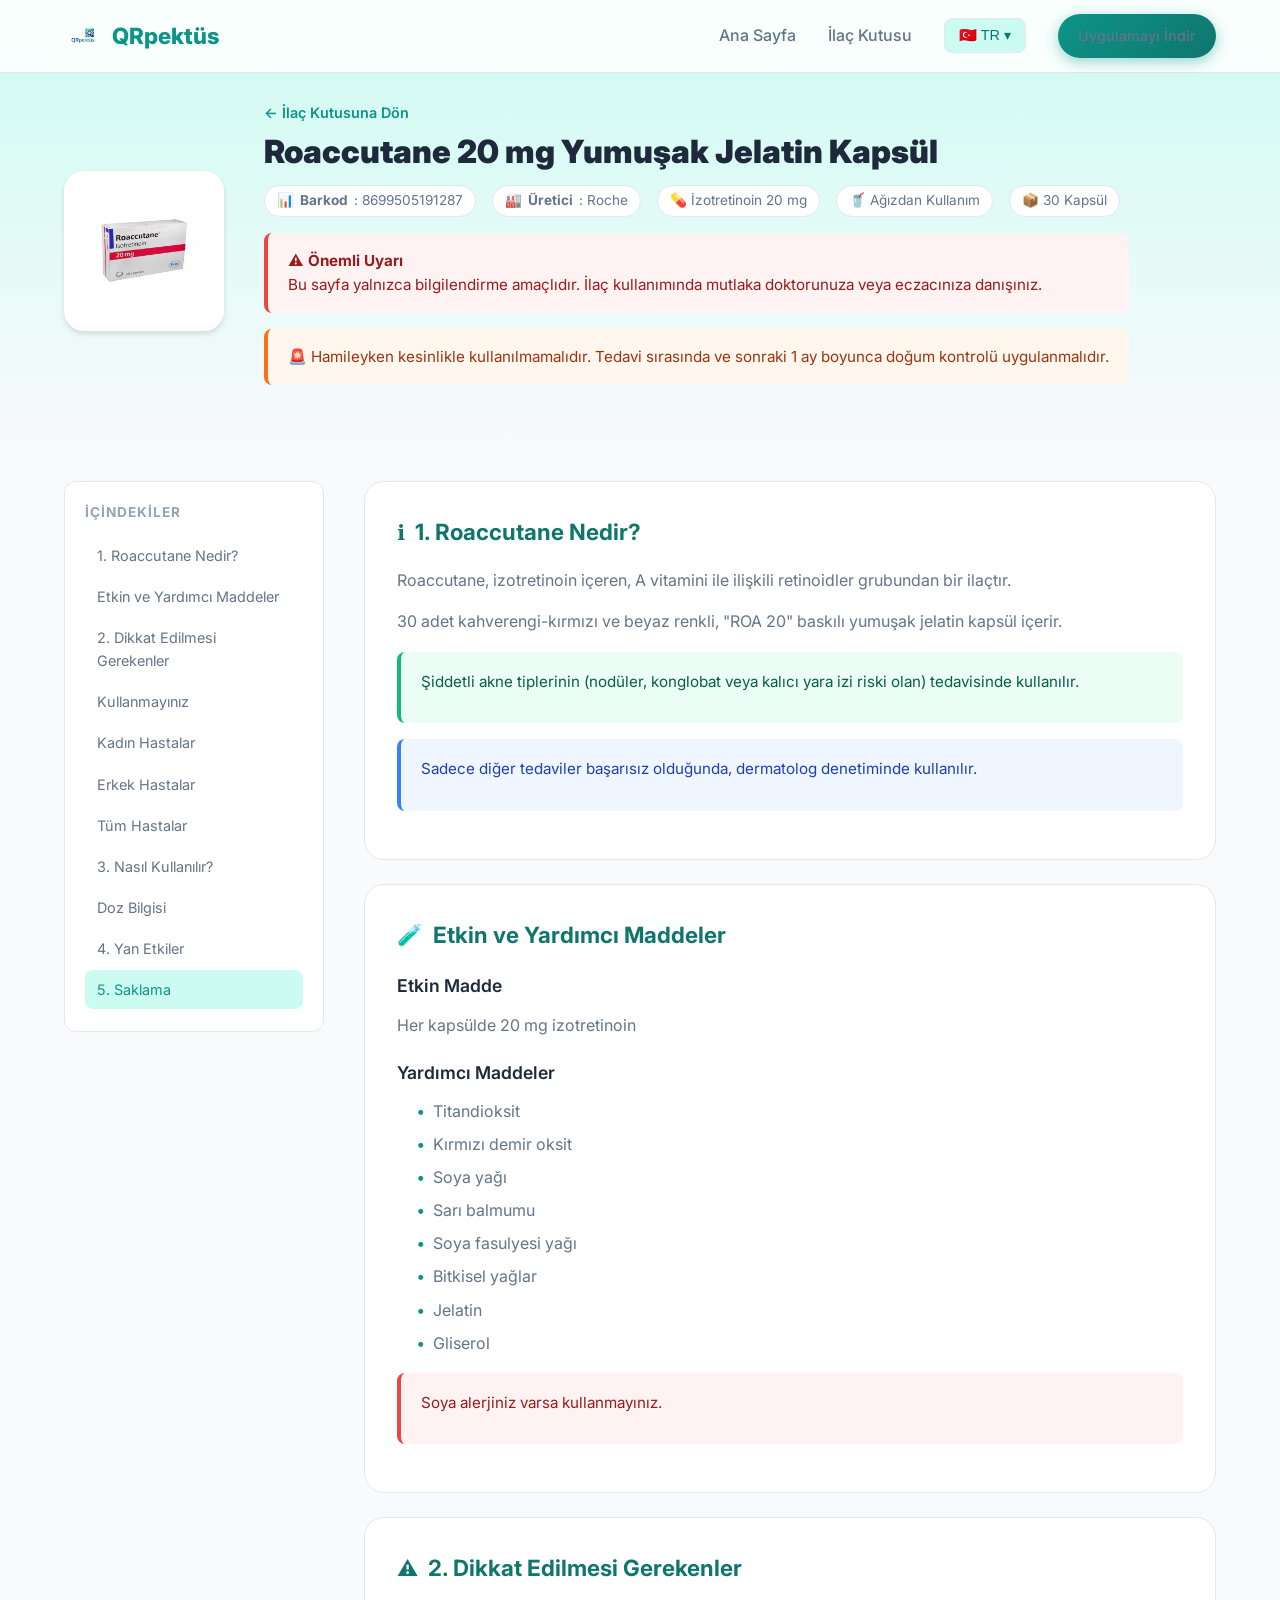
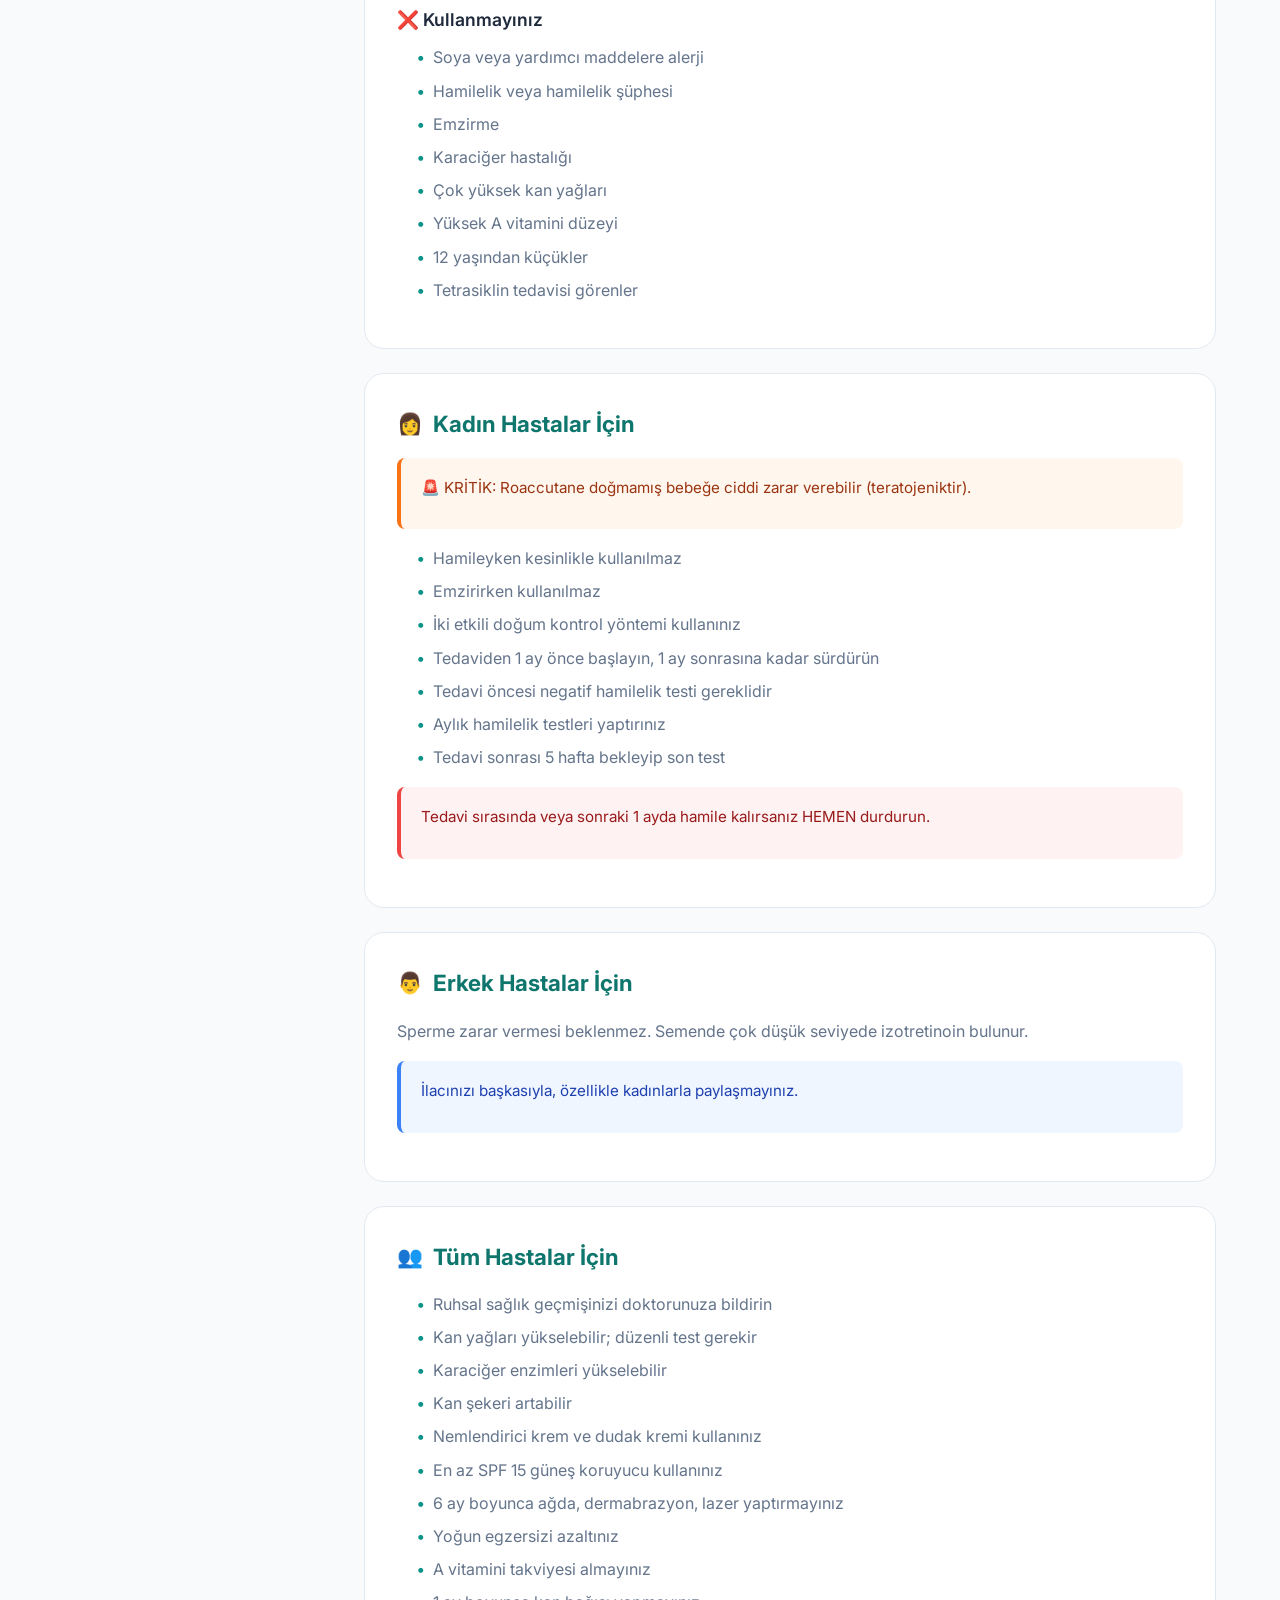
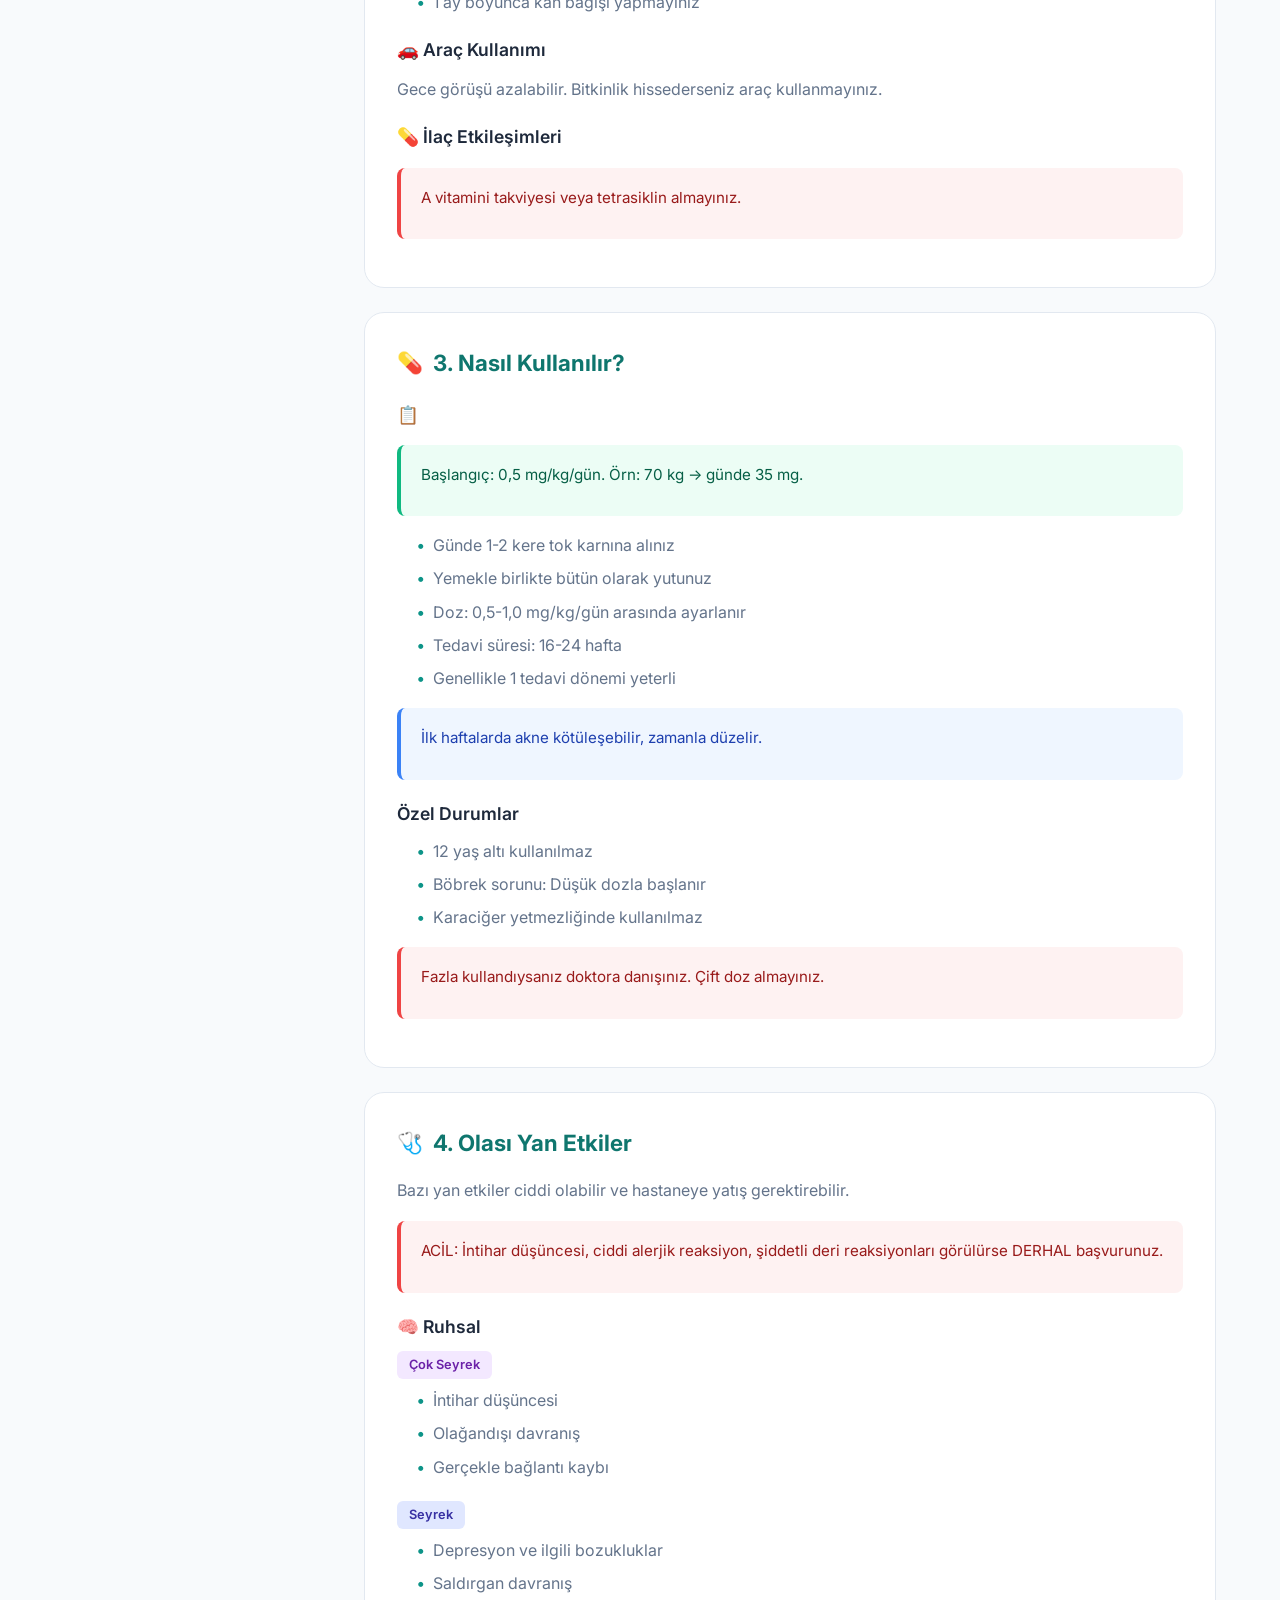
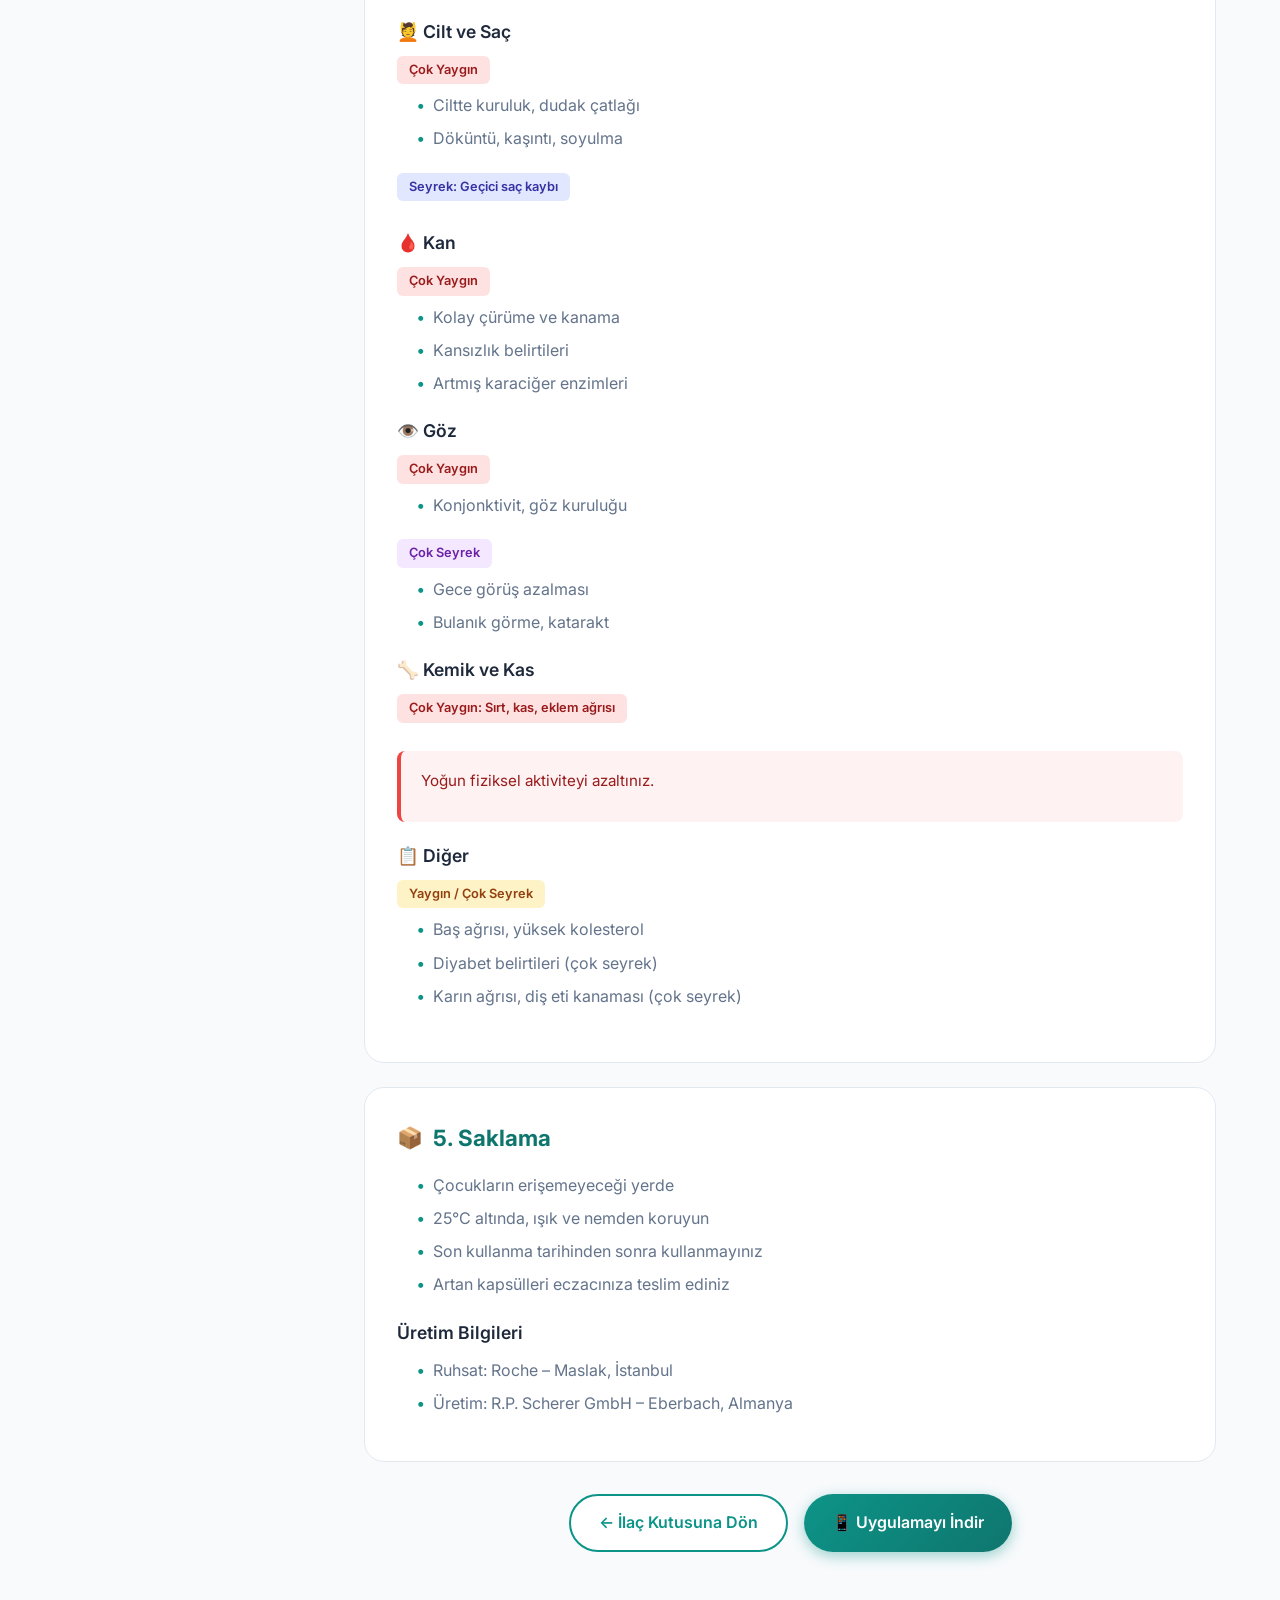
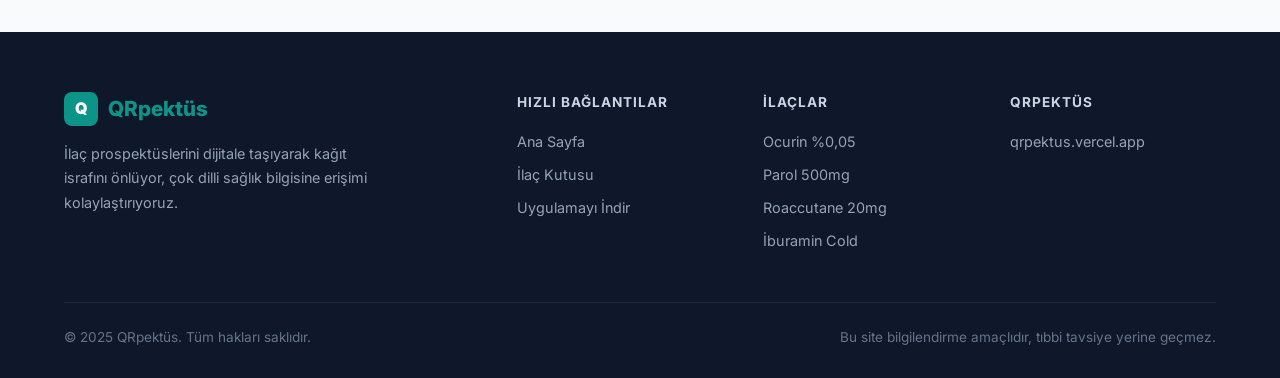
<file: roaccutane.html>
<!DOCTYPE html>
<html lang="tr">
<head>
  <meta charset="UTF-8" />
  <meta name="viewport" content="width=device-width, initial-scale=1.0" />
  <title>Roaccutane 20 mg – QRpektüs</title>
  <meta name="description" content="Roaccutane 20 mg kapsül prospektüsü." />
  <link rel="preconnect" href="https://fonts.googleapis.com" />
  <link rel="preconnect" href="https://fonts.gstatic.com" crossorigin />
  <link href="https://fonts.googleapis.com/css2?family=Inter:wght@400;500;600;700;800;900&display=swap" rel="stylesheet" />
  <link rel="stylesheet" href="css/style.css" />
</head>
<body>

  <!-- NAVBAR -->
  <nav class="navbar">
    <div class="container">
      <a href="index.html" class="nav-logo">
        <img src="images/logo.png" alt="QRpektüs Logo"
             onerror="this.style.display='none'; this.nextElementSibling.style.display='flex';" />
        <div class="logo-placeholder" style="display:none;">Q</div>
        QRpektüs
      </a>
      <ul class="nav-links">
        <li><a href="index.html" data-i18n="nav_home">Ana Sayfa</a></li>
        <li><a href="ilac-kutusu.html" data-i18n="nav_drugs">İlaç Kutusu</a></li>
        <li>
          <div class="lang-selector">
            <button class="lang-btn">
              <span class="lang-current"><span class="flag">🇹🇷</span> TR <span>▾</span></span>
            </button>
            <div class="lang-dropdown">
              <a href="#" data-lang="tr"><span class="flag">🇹🇷</span> Türkçe</a>
              <a href="#" data-lang="en"><span class="flag">🇬🇧</span> English</a>
            </div>
          </div>
        </li>
        <li>
          <a href="index.html#download" class="btn btn-primary" style="padding:10px 20px; font-size:0.9rem;"
             data-i18n="nav_download">Uygulamayı İndir</a>
        </li>
      </ul>
      <button class="nav-toggle" aria-label="Menü"><span></span><span></span><span></span></button>
    </div>
  </nav>

  <!-- HERO -->
  <section class="prospektus-hero">
    <div class="container">
      <div class="drug-image">
        <img src="images/roaccutane.png" alt="Roaccutane 20mg"
             onerror="this.style.display='none'; this.nextElementSibling.style.display='block';" />
        <span class="placeholder-icon" style="display:none;">💊</span>
      </div>
      <div class="drug-info">
        <a href="ilac-kutusu.html" style="color:var(--primary); font-size:0.9rem; font-weight:600;"
           data-i18n="back_to_library">← İlaç Kutusuna Dön</a>
        <h1 data-i18n="ro_title">Roaccutane 20 mg Yumuşak Jelatin Kapsül</h1>
        <div class="drug-meta">
          <span>📊 <strong data-i18n="prospektus_barcode">Barkod</strong>: 8699505191287</span>
          <span>🏭 <strong data-i18n="prospektus_manufacturer">Üretici</strong>: Roche</span>
          <span data-i18n="ro_form">💊 İzotretinoin 20 mg</span>
          <span data-i18n="ro_route">🥤 Ağızdan Kullanım</span>
          <span data-i18n="ro_count">📦 30 Kapsül</span>
        </div>
        <div class="warning-box">
          <p>
            <strong data-i18n="warning_title">⚠️ Önemli Uyarı</strong><br />
            <span data-i18n="warning_text">Bu sayfa yalnızca bilgilendirme amaçlıdır.</span>
          </p>
        </div>
        <div class="warning-box" style="background:#FFF7ED; border-left-color:#F97316;">
          <p style="color:#9A3412;" data-i18n="ro_preg_warn">
            🚨 Hamileyken kesinlikle kullanılmamalıdır.
          </p>
        </div>
      </div>
    </div>
  </section>

  <!-- İÇERİK -->
  <section class="prospektus-content">
    <div class="container">

      <!-- Sidebar -->
      <aside class="prospektus-sidebar">
        <div class="toc">
          <h4 data-i18n="toc_title">İçindekiler</h4>
          <a href="#nedir"       data-i18n="ro_toc1">1. Roaccutane Nedir?</a>
          <a href="#icindekiler" data-i18n="ro_toc2">Etkin ve Yardımcı Maddeler</a>
          <a href="#dikkat"      data-i18n="ro_toc3">2. Dikkat Edilmesi Gerekenler</a>
          <a href="#kullanmayiniz" data-i18n="ro_toc4">Kullanmayınız</a>
          <a href="#kadin"       data-i18n="ro_toc5">Kadın Hastalar</a>
          <a href="#erkek"       data-i18n="ro_toc6">Erkek Hastalar</a>
          <a href="#tumhastalar" data-i18n="ro_toc7">Tüm Hastalar</a>
          <a href="#nasil"       data-i18n="ro_toc8">3. Nasıl Kullanılır?</a>
          <a href="#doz"         data-i18n="ro_toc9">Doz Bilgisi</a>
          <a href="#yan-etkiler" data-i18n="ro_toc10">4. Yan Etkiler</a>
          <a href="#saklama"     data-i18n="ro_toc11">5. Saklama</a>
        </div>
      </aside>

      <!-- Ana İçerik -->
      <div class="prospektus-main">

        <!-- 1 -->
        <div class="prospektus-section" id="nedir">
          <h2><span class="section-icon">ℹ️</span>
            <span data-i18n="ro_s1_title">1. Roaccutane Nedir?</span></h2>
          <p data-i18n="ro_s1_p1">Roaccutane, izotretinoin içeren, A vitamini ile ilişkili retinoidler grubundan bir ilaçtır.</p>
          <p data-i18n="ro_s1_p2">30 adet kahverengi-kırmızı ve beyaz renkli, "ROA 20" baskılı kapsül içerir.</p>
          <div class="success-box">
            <p data-i18n="ro_s1_box">Şiddetli akne tiplerinin (nodüler, konglobat veya kalıcı yara izi riski olan) tedavisinde kullanılır.</p>
          </div>
          <div class="info-box">
            <p data-i18n="ro_s1_info">Sadece diğer tedaviler başarısız olduğunda, dermatolog denetiminde kullanılır.</p>
          </div>
        </div>

        <!-- Etkin Maddeler -->
        <div class="prospektus-section" id="icindekiler">
          <h2><span class="section-icon">🧪</span>
            <span data-i18n="ro_s2_title">Etkin ve Yardımcı Maddeler</span></h2>
          <h3 data-i18n="ro_s2_h1">Etkin Madde</h3>
          <p data-i18n="ro_s2_p1">Her kapsülde 20 mg izotretinoin</p>
          <h3 data-i18n="ro_s2_h2">Yardımcı Maddeler</h3>
          <ul>
            <li data-i18n="ro_s2_l1">Titandioksit</li>
            <li data-i18n="ro_s2_l2">Kırmızı demir oksit</li>
            <li data-i18n="ro_s2_l3">Soya yağı</li>
            <li data-i18n="ro_s2_l4">Sarı balmumu</li>
            <li data-i18n="ro_s2_l5">Soya fasulyesi yağı</li>
            <li data-i18n="ro_s2_l6">Bitkisel yağlar</li>
            <li data-i18n="ro_s2_l7">Jelatin</li>
            <li data-i18n="ro_s2_l8">Gliserol</li>
          </ul>
          <div class="warning-box">
            <p data-i18n="ro_s2_warn">Soya alerjiniz varsa kullanmayınız.</p>
          </div>
        </div>

        <!-- 2 Dikkat -->
        <div class="prospektus-section" id="dikkat">
          <h2><span class="section-icon">⚠️</span>
            <span data-i18n="ro_s3_title">2. Dikkat Edilmesi Gerekenler</span></h2>

          <h3 id="kullanmayiniz" data-i18n="ro_s3_h1">❌ Kullanmayınız</h3>
          <ul>
            <li data-i18n="ro_s3_l1">Soya veya yardımcı maddelere alerji</li>
            <li data-i18n="ro_s3_l2">Hamilelik veya hamilelik şüphesi</li>
            <li data-i18n="ro_s3_l3">Emzirme</li>
            <li data-i18n="ro_s3_l4">Karaciğer hastalığı</li>
            <li data-i18n="ro_s3_l5">Çok yüksek kan yağları</li>
            <li data-i18n="ro_s3_l6">Yüksek A vitamini düzeyi</li>
            <li data-i18n="ro_s3_l7">12 yaşından küçükler</li>
            <li data-i18n="ro_s3_l8">Tetrasiklin tedavisi görenler</li>
          </ul>
        </div>

        <!-- Kadın Hastalar -->
        <div class="prospektus-section" id="kadin">
          <h2><span class="section-icon">👩</span>
            <span data-i18n="ro_s4_title">Kadın Hastalar İçin</span></h2>
          <div class="warning-box" style="background:#FFF7ED; border-left-color:#F97316;">
            <p style="color:#9A3412;" data-i18n="ro_s4_warn">🚨 KRİTİK: Roaccutane doğmamış bebeğe ciddi zarar verebilir (teratojeniktir).</p>
          </div>
          <ul>
            <li data-i18n="ro_s4_l1">Hamileyken kesinlikle kullanılmaz</li>
            <li data-i18n="ro_s4_l2">Emzirirken kullanılmaz</li>
            <li data-i18n="ro_s4_l3">İki etkili doğum kontrol yöntemi kullanınız</li>
            <li data-i18n="ro_s4_l4">Tedaviden 1 ay önce başlayın, 1 ay sonrasına kadar sürdürün</li>
            <li data-i18n="ro_s4_l5">Tedavi öncesi negatif hamilelik testi gereklidir</li>
            <li data-i18n="ro_s4_l6">Aylık hamilelik testleri yaptırınız</li>
            <li data-i18n="ro_s4_l7">Tedavi sonrası 5 hafta bekleyip son test</li>
          </ul>
          <div class="warning-box">
            <p data-i18n="ro_s4_stop">Tedavi sırasında veya sonraki 1 ayda hamile kalırsanız HEMEN durdurun.</p>
          </div>
        </div>

        <!-- Erkek Hastalar -->
        <div class="prospektus-section" id="erkek">
          <h2><span class="section-icon">👨</span>
            <span data-i18n="ro_s5_title">Erkek Hastalar İçin</span></h2>
          <p data-i18n="ro_s5_p1">Sperme zarar vermesi beklenmez. Semende çok düşük seviyede izotretinoin bulunur.</p>
          <div class="info-box">
            <p data-i18n="ro_s5_info">İlacınızı başkasıyla, özellikle kadınlarla paylaşmayınız.</p>
          </div>
        </div>

        <!-- Tüm Hastalar -->
        <div class="prospektus-section" id="tumhastalar">
          <h2><span class="section-icon">👥</span>
            <span data-i18n="ro_s6_title">Tüm Hastalar İçin</span></h2>
          <ul>
            <li data-i18n="ro_s6_l1">Ruhsal sağlık geçmişinizi doktorunuza bildirin</li>
            <li data-i18n="ro_s6_l2">Kan yağları yükselebilir; düzenli test gerekir</li>
            <li data-i18n="ro_s6_l3">Karaciğer enzimleri yükselebilir</li>
            <li data-i18n="ro_s6_l4">Kan şekeri artabilir</li>
            <li data-i18n="ro_s6_l5">Nemlendirici krem ve dudak kremi kullanınız</li>
            <li data-i18n="ro_s6_l6">En az SPF 15 güneş koruyucu kullanınız</li>
            <li data-i18n="ro_s6_l7">6 ay boyunca ağda, dermabrazyon, lazer yaptırmayınız</li>
            <li data-i18n="ro_s6_l8">Yoğun egzersizi azaltınız</li>
            <li data-i18n="ro_s6_l9">A vitamini takviyesi almayınız</li>
            <li data-i18n="ro_s6_l10">1 ay boyunca kan bağışı yapmayınız</li>
          </ul>

          <h3 data-i18n="ro_s6_drive_h">🚗 Araç Kullanımı</h3>
          <p data-i18n="ro_s6_drive">Gece görüşü azalabilir. Bitkinlik hissederseniz araç kullanmayınız.</p>

          <h3 data-i18n="ro_s6_inter_h">💊 İlaç Etkileşimleri</h3>
          <div class="warning-box">
            <p data-i18n="ro_s6_inter">A vitamini takviyesi veya tetrasiklin almayınız.</p>
          </div>
        </div>

        <!-- 3 Kullanım -->
        <div class="prospektus-section" id="nasil">
          <h2><span class="section-icon">💊</span>
            <span data-i18n="ro_s7_title">3. Nasıl Kullanılır?</span></h2>

          <h3 id="doz">📋</h3>
          <div class="success-box">
            <p data-i18n="ro_s7_box">Başlangıç: 0,5 mg/kg/gün. Örn: 70 kg → günde 35 mg.</p>
          </div>
          <ul>
            <li data-i18n="ro_s7_l1">Günde 1-2 kere tok karnına alınız</li>
            <li data-i18n="ro_s7_l2">Yemekle birlikte bütün olarak yutunuz</li>
            <li data-i18n="ro_s7_l3">Doz: 0,5-1,0 mg/kg/gün arasında ayarlanır</li>
            <li data-i18n="ro_s7_l4">Tedavi süresi: 16-24 hafta</li>
            <li data-i18n="ro_s7_l5">Genellikle 1 tedavi dönemi yeterli</li>
          </ul>
          <div class="info-box">
            <p data-i18n="ro_s7_info">İlk haftalarda akne kötüleşebilir, zamanla düzelir.</p>
          </div>

          <h3 data-i18n="ro_s7_spec_h">Özel Durumlar</h3>
          <ul>
            <li data-i18n="ro_s7_spec1">12 yaş altı kullanılmaz</li>
            <li data-i18n="ro_s7_spec2">Böbrek sorunu: Düşük dozla başlanır</li>
            <li data-i18n="ro_s7_spec3">Karaciğer yetmezliğinde kullanılmaz</li>
          </ul>

          <div class="warning-box">
            <p data-i18n="ro_s7_od">Fazla kullandıysanız doktora danışınız. Çift doz almayınız.</p>
          </div>
        </div>

        <!-- 4 Yan Etkiler -->
        <div class="prospektus-section" id="yan-etkiler">
          <h2><span class="section-icon">🩺</span>
            <span data-i18n="ro_s8_title">4. Olası Yan Etkiler</span></h2>
          <p data-i18n="ro_s8_p1">Bazı yan etkiler ciddi olabilir ve hastaneye yatış gerektirebilir.</p>
          <div class="warning-box">
            <p data-i18n="ro_s8_emerg">ACİL: İntihar düşüncesi, ciddi alerjik reaksiyon, şiddetli deri reaksiyonları görülürse DERHAL başvurunuz.</p>
          </div>

          <!-- Ruhsal -->
          <h3 data-i18n="ro_s8_mental_h">🧠 Ruhsal</h3>
          <div class="side-effect-category category-very-rare">
            <span class="category-label" data-i18n="ro_s8_mental_vr">Çok Seyrek</span>
            <ul>
              <li data-i18n="ro_s8_mental1">İntihar düşüncesi</li>
              <li data-i18n="ro_s8_mental2">Olağandışı davranış</li>
              <li data-i18n="ro_s8_mental3">Gerçekle bağlantı kaybı</li>
            </ul>
          </div>
          <div class="side-effect-category category-rare">
            <span class="category-label" data-i18n="ro_s8_mental_r">Seyrek</span>
            <ul>
              <li data-i18n="ro_s8_mental4">Depresyon ve ilgili bozukluklar</li>
              <li data-i18n="ro_s8_mental5">Saldırgan davranış</li>
            </ul>
          </div>

          <!-- Cilt -->
          <h3 data-i18n="ro_s8_skin_h">💆 Cilt ve Saç</h3>
          <div class="side-effect-category category-very-common">
            <span class="category-label" data-i18n="ro_s8_skin_vc">Çok Yaygın</span>
            <ul>
              <li data-i18n="ro_s8_skin1">Ciltte kuruluk, dudak çatlağı</li>
              <li data-i18n="ro_s8_skin2">Döküntü, kaşıntı, soyulma</li>
            </ul>
          </div>
          <div class="side-effect-category category-rare">
            <span class="category-label" data-i18n="ro_s8_skin_r">Seyrek: Geçici saç kaybı</span>
          </div>

          <!-- Kan -->
          <h3 data-i18n="ro_s8_blood_h">🩸 Kan</h3>
          <div class="side-effect-category category-very-common">
            <span class="category-label" data-i18n="ro_s8_blood_vc">Çok Yaygın</span>
            <ul>
              <li data-i18n="ro_s8_blood1">Kolay çürüme ve kanama</li>
              <li data-i18n="ro_s8_blood2">Kansızlık belirtileri</li>
              <li data-i18n="ro_s8_blood3">Artmış karaciğer enzimleri</li>
            </ul>
          </div>

          <!-- Göz -->
          <h3 data-i18n="ro_s8_eye_h">👁️ Göz</h3>
          <div class="side-effect-category category-very-common">
            <span class="category-label" data-i18n="ro_s8_eye_vc">Çok Yaygın</span>
            <ul>
              <li data-i18n="ro_s8_eye1">Konjonktivit, göz kuruluğu</li>
            </ul>
          </div>
          <div class="side-effect-category category-very-rare">
            <span class="category-label" data-i18n="ro_s8_eye_vr">Çok Seyrek</span>
            <ul>
              <li data-i18n="ro_s8_eye2">Gece görüş azalması</li>
              <li data-i18n="ro_s8_eye3">Bulanık görme, katarakt</li>
            </ul>
          </div>

          <!-- Kemik -->
          <h3 data-i18n="ro_s8_bone_h">🦴 Kemik ve Kas</h3>
          <div class="side-effect-category category-very-common">
            <span class="category-label" data-i18n="ro_s8_bone_vc">Çok Yaygın: Sırt, kas, eklem ağrısı</span>
          </div>
          <div class="warning-box">
            <p data-i18n="ro_s8_bone_warn">Yoğun fiziksel aktiviteyi azaltınız.</p>
          </div>

          <!-- Diğer -->
          <h3 data-i18n="ro_s8_other_h">📋 Diğer</h3>
          <div class="side-effect-category category-common">
            <span class="category-label">Yaygın / Çok Seyrek</span>
            <ul>
              <li data-i18n="ro_s8_other1">Baş ağrısı, yüksek kolesterol</li>
              <li data-i18n="ro_s8_other2">Diyabet belirtileri (çok seyrek)</li>
              <li data-i18n="ro_s8_other3">Karın ağrısı, diş eti kanaması (çok seyrek)</li>
            </ul>
          </div>
        </div>

        <!-- 5 Saklama -->
        <div class="prospektus-section" id="saklama">
          <h2><span class="section-icon">📦</span>
            <span data-i18n="ro_s9_title">5. Saklama</span></h2>
          <ul>
            <li data-i18n="ro_s9_l1">Çocukların erişemeyeceği yerde</li>
            <li data-i18n="ro_s9_l2">25°C altında, ışık ve nemden koruyun</li>
            <li data-i18n="ro_s9_l3">Son kullanma tarihinden sonra kullanmayınız</li>
            <li data-i18n="ro_s9_l4">Artan kapsülleri eczacınıza teslim ediniz</li>
          </ul>
          <h3 data-i18n="ro_s9_mfg_h">Üretim Bilgileri</h3>
          <ul>
            <li data-i18n="ro_s9_mfg1">Ruhsat: Roche – Maslak, İstanbul</li>
            <li data-i18n="ro_s9_mfg2">Üretim: R.P. Scherer GmbH – Eberbach, Almanya</li>
          </ul>
        </div>

        <!-- CTA -->
        <div style="text-align:center; margin-top:32px;">
          <div style="display:flex; gap:16px; justify-content:center; flex-wrap:wrap;">
            <a href="ilac-kutusu.html" class="btn btn-secondary" data-i18n="btn_back">← İlaç Kutusuna Dön</a>
            <a href="index.html#download" class="btn btn-primary" data-i18n="btn_download">📱 Uygulamayı İndir</a>
          </div>
        </div>

      </div>
    </div>
  </section>

  <!-- FOOTER -->
  <footer class="footer">
    <div class="container">
      <div class="footer-grid">
        <div class="footer-brand">
          <div class="footer-logo"><div class="logo-placeholder">Q</div> QRpektüs</div>
          <p data-i18n="footer_desc">İlaç prospektüslerini dijitale taşıyarak kağıt israfını önlüyor.</p>
        </div>
        <div class="footer-col">
          <h4 data-i18n="footer_links">Hızlı Bağlantılar</h4>
          <a href="index.html" data-i18n="nav_home">Ana Sayfa</a>
          <a href="ilac-kutusu.html" data-i18n="nav_drugs">İlaç Kutusu</a>
          <a href="index.html#download" data-i18n="nav_download">Uygulamayı İndir</a>
        </div>
        <div class="footer-col">
          <h4 data-i18n="footer_drugs_title">İlaçlar</h4>
          <a href="ocurin.html">Ocurin %0,05</a>
          <a href="parol.html">Parol 500mg</a>
          <a href="roaccutane.html">Roaccutane 20mg</a>
          <a href="iburamin-cold.html">İburamin Cold</a>
        </div>
        <div class="footer-col">
          <h4>QRpektüs</h4>
          <a href="#">qrpektus.vercel.app</a>
        </div>
      </div>
      <div class="footer-bottom">
        <span data-i18n="footer_rights">© 2025 QRpektüs. Tüm hakları saklıdır.</span>
        <span data-i18n="footer_disclaimer">Bu site bilgilendirme amaçlıdır, tıbbi tavsiye yerine geçmez.</span>
      </div>
    </div>
  </footer>

  <button class="back-to-top" aria-label="Yukarı çık">↑</button>
  <script src="js/main.js"></script>
</body>
</html>
</file>
<file: css/style.css>
/* ============================================
   QrPektüs - Global Styles (UPDATED)
   ============================================ */

/* ---------- CSS Variables ---------- */
:root {
  --primary: #0D9488;
  --primary-dark: #0F766E;
  --primary-light: #CCFBF1;
  --secondary: #6366F1;
  --accent: #F59E0B;
  --bg: #F8FAFC;
  --bg-card: #FFFFFF;
  --text: #1E293B;
  --text-light: #64748B;
  --text-lighter: #94A3B8;
  --border: #E2E8F0;
  --shadow: 0 1px 3px rgba(0,0,0,0.1), 0 1px 2px rgba(0,0,0,0.06);
  --shadow-md: 0 4px 6px rgba(0,0,0,0.07), 0 2px 4px rgba(0,0,0,0.06);
  --shadow-lg: 0 10px 15px rgba(0,0,0,0.1), 0 4px 6px rgba(0,0,0,0.05);
  --shadow-xl: 0 20px 25px rgba(0,0,0,0.1), 0 10px 10px rgba(0,0,0,0.04);
  --radius: 12px;
  --radius-lg: 20px;
  --transition: all 0.3s cubic-bezier(0.4, 0, 0.2, 1);
}

/* ---------- Reset & Base ---------- */
*,
*::before,
*::after {
  margin: 0;
  padding: 0;
  box-sizing: border-box;
}

html {
  scroll-behavior: smooth;
  font-size: 16px;
}

body {
  font-family: 'Inter', 'Segoe UI', system-ui, -apple-system, sans-serif;
  background: var(--bg);
  color: var(--text);
  line-height: 1.6;
  overflow-x: hidden;
}

a {
  text-decoration: none;
  color: inherit;
}

ul {
  list-style: none;
}

img {
  max-width: 100%;
  height: auto;
  display: block;
}

/* ---------- Utilities ---------- */
.container {
  width: 100%;
  max-width: 1200px;
  margin: 0 auto;
  padding: 0 24px;
}

.section {
  padding: 80px 0;
}

.section-title {
  font-size: 2rem;
  font-weight: 800;
  text-align: center;
  margin-bottom: 12px;
  color: var(--text);
}

.section-subtitle {
  text-align: center;
  color: var(--text-light);
  font-size: 1.1rem;
  margin-bottom: 48px;
  max-width: 600px;
  margin-left: auto;
  margin-right: auto;
}

.btn {
  display: inline-flex;
  align-items: center;
  gap: 8px;
  padding: 14px 28px;
  border-radius: 50px;
  font-weight: 600;
  font-size: 1rem;
  cursor: pointer;
  border: none;
  transition: var(--transition);
  text-align: center;
  justify-content: center;
}

.btn-primary {
  background: linear-gradient(135deg, var(--primary), var(--primary-dark));
  color: white;
  box-shadow: 0 4px 14px rgba(13, 148, 136, 0.4);
}

.btn-primary:hover {
  transform: translateY(-2px);
  box-shadow: 0 6px 20px rgba(13, 148, 136, 0.5);
}

.btn-secondary {
  background: white;
  color: var(--primary);
  border: 2px solid var(--primary);
}

.btn-secondary:hover {
  background: var(--primary-light);
  transform: translateY(-2px);
}

.btn-accent {
  background: linear-gradient(135deg, var(--accent), #D97706);
  color: white;
  box-shadow: 0 4px 14px rgba(245, 158, 11, 0.4);
}

.btn-accent:hover {
  transform: translateY(-2px);
  box-shadow: 0 6px 20px rgba(245, 158, 11, 0.5);
}

/* ---------- Navbar ---------- */
.navbar {
  position: fixed;
  top: 0;
  left: 0;
  right: 0;
  z-index: 1000;
  background: rgba(255, 255, 255, 0.85);
  backdrop-filter: blur(20px);
  -webkit-backdrop-filter: blur(20px);
  border-bottom: 1px solid var(--border);
  transition: var(--transition);
}

.navbar.scrolled {
  box-shadow: var(--shadow-md);
}

.navbar .container {
  display: flex;
  align-items: center;
  justify-content: space-between;
  height: 72px;
}

.nav-logo {
  display: flex;
  align-items: center;
  gap: 10px;
  font-weight: 800;
  font-size: 1.4rem;
  color: var(--primary);
}

.nav-logo img {
  height: 38px;
  width: 38px;
  object-fit: contain;
}

.nav-logo .logo-placeholder {
  width: 38px;
  height: 38px;
  background: linear-gradient(135deg, var(--primary), var(--primary-dark));
  border-radius: 10px;
  display: flex;
  align-items: center;
  justify-content: center;
  color: white;
  font-size: 1.2rem;
  font-weight: 900;
}

.nav-links {
  display: flex;
  align-items: center;
  gap: 32px;
}

.nav-links a {
  font-weight: 500;
  color: var(--text-light);
  transition: var(--transition);
  position: relative;
}

.nav-links a:hover,
.nav-links a.active {
  color: var(--primary);
}

.nav-links a::after {
  content: '';
  position: absolute;
  bottom: -4px;
  left: 0;
  width: 0;
  height: 2px;
  background: var(--primary);
  transition: var(--transition);
  border-radius: 2px;
}

.nav-links a:hover::after,
.nav-links a.active::after {
  width: 100%;
}

/* Language Selector */
.lang-selector {
  position: relative;
}

.lang-btn {
  display: flex;
  align-items: center;
  gap: 6px;
  padding: 8px 14px;
  background: var(--primary-light);
  border: 1px solid var(--border);
  border-radius: 8px;
  cursor: pointer;
  font-size: 0.9rem;
  font-weight: 500;
  color: var(--primary-dark);
  transition: var(--transition);
}

.lang-btn:hover {
  background: var(--primary);
  color: white;
}

.lang-dropdown {
  position: absolute;
  top: calc(100% + 8px);
  right: 0;
  background: white;
  border: 1px solid var(--border);
  border-radius: var(--radius);
  box-shadow: var(--shadow-lg);
  min-width: 180px;
  opacity: 0;
  visibility: hidden;
  transform: translateY(-10px);
  transition: var(--transition);
  z-index: 100;
  overflow: hidden;
}

.lang-dropdown.open {
  opacity: 1;
  visibility: visible;
  transform: translateY(0);
}

.lang-dropdown a {
  display: flex;
  align-items: center;
  gap: 10px;
  padding: 10px 16px;
  font-size: 0.9rem;
  color: var(--text);
  transition: var(--transition);
}

.lang-dropdown a:hover {
  background: var(--primary-light);
  color: var(--primary);
}

.lang-dropdown a .flag {
  font-size: 1.2rem;
}

/* Mobile Menu */
.nav-toggle {
  display: none;
  flex-direction: column;
  gap: 5px;
  cursor: pointer;
  padding: 4px;
}

.nav-toggle span {
  display: block;
  width: 24px;
  height: 2.5px;
  background: var(--text);
  border-radius: 2px;
  transition: var(--transition);
}

/* ---------- Hero Section ---------- */
.hero {
  padding: 140px 0 80px;
  position: relative;
  overflow: hidden;
}

.hero::before {
  content: '';
  position: absolute;
  top: -50%;
  right: -20%;
  width: 600px;
  height: 600px;
  background: radial-gradient(circle, rgba(13, 148, 136, 0.08) 0%, transparent 70%);
  border-radius: 50%;
}

.hero::after {
  content: '';
  position: absolute;
  bottom: -30%;
  left: -10%;
  width: 400px;
  height: 400px;
  background: radial-gradient(circle, rgba(99, 102, 241, 0.06) 0%, transparent 70%);
  border-radius: 50%;
}

.hero .container {
  display: grid;
  grid-template-columns: 1fr 1fr;
  gap: 60px;
  align-items: center;
  position: relative;
  z-index: 1;
}

.hero-content {
  max-width: 560px;
}

.hero-badge {
  display: inline-flex;
  align-items: center;
  gap: 8px;
  padding: 6px 16px;
  background: var(--primary-light);
  color: var(--primary-dark);
  border-radius: 50px;
  font-size: 0.85rem;
  font-weight: 600;
  margin-bottom: 24px;
}

.hero-badge span {
  font-size: 1rem;
}

.hero h1 {
  font-size: 3.2rem;
  font-weight: 900;
  line-height: 1.15;
  margin-bottom: 20px;
  color: var(--text);
}

.hero h1 .highlight {
  background: linear-gradient(135deg, var(--primary), var(--secondary));
  -webkit-background-clip: text;
  -webkit-text-fill-color: transparent;
  background-clip: text;
}

.hero p {
  font-size: 1.15rem;
  color: var(--text-light);
  margin-bottom: 36px;
  line-height: 1.7;
}

.hero-buttons {
  display: flex;
  gap: 16px;
  flex-wrap: wrap;
}

/* ===== HERO VISUAL - FIXED ===== */
.hero-visual {
  display: flex;
  justify-content: center;
  align-items: center;
  position: relative;
  min-height: 580px;
}

.hero-phone {
  width: 280px;
  height: 560px;
  background: linear-gradient(145deg, #1a1a2e 0%, #16213e 100%);
  border-radius: 40px;
  border: 3px solid #333;
  position: relative;
  overflow: hidden;
  box-shadow: var(--shadow-xl), 0 0 60px rgba(13, 148, 136, 0.15);
  z-index: 2;
  flex-shrink: 0;
}

.hero-phone::before {
  content: '';
  position: absolute;
  top: 0;
  left: 50%;
  transform: translateX(-50%);
  width: 120px;
  height: 28px;
  background: #1a1a2e;
  border-radius: 0 0 16px 16px;
  z-index: 2;
}

.phone-screen {
  position: absolute;
  inset: 12px;
  background: linear-gradient(180deg, var(--primary-light) 0%, white 30%);
  border-radius: 30px;
  padding: 40px 16px 16px;
  display: flex;
  flex-direction: column;
  align-items: center;
  gap: 12px;
  overflow: hidden;
}

.phone-screen .phone-header {
  font-weight: 800;
  font-size: 0.95rem;
  color: var(--primary);
}

.phone-screen .scan-icon {
  width: 80px;
  height: 80px;
  border: 3px dashed var(--primary);
  border-radius: 16px;
  display: flex;
  align-items: center;
  justify-content: center;
  font-size: 2rem;
  color: var(--primary);
  animation: pulse 2s infinite;
  margin: 4px 0;
  flex-shrink: 0;
}

@keyframes pulse {
  0%, 100% { transform: scale(1); opacity: 1; }
  50% { transform: scale(1.05); opacity: 0.8; }
}

.phone-screen .phone-card {
  width: 100%;
  background: white;
  border-radius: 12px;
  padding: 10px 12px;
  box-shadow: var(--shadow);
  flex-shrink: 0;
}

.phone-card-title {
  font-size: 0.7rem;
  font-weight: 700;
  color: var(--text);
  margin-bottom: 3px;
}

.phone-card-text {
  font-size: 0.6rem;
  color: var(--text-light);
  line-height: 1.4;
}

.phone-card-badge {
  display: inline-block;
  margin-top: 4px;
  padding: 2px 8px;
  background: var(--primary-light);
  color: var(--primary);
  border-radius: 4px;
  font-size: 0.55rem;
  font-weight: 600;
}

/* Floating Pills - FIXED POSITIONING */
.floating-pill {
  position: absolute;
  background: white;
  border-radius: 16px;
  padding: 12px 18px;
  box-shadow: var(--shadow-lg);
  display: flex;
  align-items: center;
  gap: 10px;
  animation: float 3s ease-in-out infinite;
  z-index: 3;
  white-space: nowrap;
}

.floating-pill:nth-child(1) {
  top: 40px;
  right: 0;
  animation-delay: 0s;
}

.floating-pill:nth-child(3) {
  bottom: 60px;
  left: 0;
  animation-delay: 1.5s;
}

.floating-pill .pill-icon {
  width: 36px;
  height: 36px;
  border-radius: 10px;
  display: flex;
  align-items: center;
  justify-content: center;
  font-size: 1.1rem;
  flex-shrink: 0;
}

.floating-pill .pill-text {
  font-size: 0.8rem;
  font-weight: 600;
  color: var(--text);
}

.floating-pill .pill-sub {
  font-size: 0.7rem;
  color: var(--text-light);
}

@keyframes float {
  0%, 100% { transform: translateY(0px); }
  50% { transform: translateY(-12px); }
}

/* ---------- Features Section ---------- */
.features {
  background: white;
}

.features-grid {
  display: grid;
  grid-template-columns: repeat(3, 1fr);
  gap: 32px;
}

.feature-card {
  padding: 36px;
  border-radius: var(--radius-lg);
  border: 1px solid var(--border);
  transition: var(--transition);
  text-align: center;
}

.feature-card:hover {
  transform: translateY(-6px);
  box-shadow: var(--shadow-lg);
  border-color: var(--primary);
}

.feature-icon {
  width: 64px;
  height: 64px;
  border-radius: 16px;
  display: flex;
  align-items: center;
  justify-content: center;
  font-size: 1.8rem;
  margin: 0 auto 20px;
}

.feature-card:nth-child(1) .feature-icon { background: #DBEAFE; }
.feature-card:nth-child(2) .feature-icon { background: #D1FAE5; }
.feature-card:nth-child(3) .feature-icon { background: #FEF3C7; }
.feature-card:nth-child(4) .feature-icon { background: #FCE7F3; }
.feature-card:nth-child(5) .feature-icon { background: #E0E7FF; }
.feature-card:nth-child(6) .feature-icon { background: #CCFBF1; }

.feature-card h3 {
  font-size: 1.2rem;
  font-weight: 700;
  margin-bottom: 10px;
}

.feature-card p {
  color: var(--text-light);
  font-size: 0.95rem;
  line-height: 1.6;
}

/* ---------- How It Works ---------- */
.how-it-works {
  background: linear-gradient(180deg, var(--bg) 0%, white 100%);
}

.steps-container {
  display: grid;
  grid-template-columns: repeat(4, 1fr);
  gap: 24px;
  position: relative;
}

.steps-container::before {
  content: '';
  position: absolute;
  top: 40px;
  left: 12.5%;
  right: 12.5%;
  height: 2px;
  background: linear-gradient(90deg, var(--primary), var(--secondary));
  opacity: 0.3;
}

.step-card {
  text-align: center;
  position: relative;
}

.step-number {
  width: 56px;
  height: 56px;
  background: linear-gradient(135deg, var(--primary), var(--primary-dark));
  color: white;
  border-radius: 50%;
  display: flex;
  align-items: center;
  justify-content: center;
  font-size: 1.3rem;
  font-weight: 800;
  margin: 0 auto 20px;
  position: relative;
  z-index: 1;
  box-shadow: 0 4px 14px rgba(13, 148, 136, 0.3);
}

.step-card h3 {
  font-size: 1.05rem;
  font-weight: 700;
  margin-bottom: 8px;
}

.step-card p {
  color: var(--text-light);
  font-size: 0.9rem;
}

/* ---------- Stats Section ---------- */
.stats {
  background: linear-gradient(135deg, var(--primary) 0%, var(--primary-dark) 100%);
  padding: 60px 0;
}

.stats-grid {
  display: grid;
  grid-template-columns: repeat(4, 1fr);
  gap: 32px;
  text-align: center;
  color: white;
}

.stat-item h3 {
  font-size: 2.5rem;
  font-weight: 900;
  margin-bottom: 4px;
}

.stat-item p {
  font-size: 0.95rem;
  opacity: 0.85;
}

/* ---------- Drug Library (İlaç Kutusu) ---------- */
.drug-library-hero {
  padding: 120px 0 40px;
  text-align: center;
  background: linear-gradient(180deg, var(--primary-light) 0%, var(--bg) 100%);
}

.drug-library-hero h1 {
  font-size: 2.5rem;
  font-weight: 900;
  margin-bottom: 12px;
}

.drug-library-hero p {
  color: var(--text-light);
  font-size: 1.1rem;
  max-width: 600px;
  margin: 0 auto;
}

.search-bar {
  max-width: 500px;
  margin: 32px auto 0;
  position: relative;
}

.search-bar input {
  width: 100%;
  padding: 16px 20px 16px 50px;
  border: 2px solid var(--border);
  border-radius: 50px;
  font-size: 1rem;
  background: white;
  transition: var(--transition);
  outline: none;
}

.search-bar input:focus {
  border-color: var(--primary);
  box-shadow: 0 0 0 4px rgba(13, 148, 136, 0.1);
}

.search-bar .search-icon {
  position: absolute;
  left: 18px;
  top: 50%;
  transform: translateY(-50%);
  font-size: 1.2rem;
  color: var(--text-lighter);
}

.drugs-grid {
  display: grid;
  grid-template-columns: repeat(auto-fill, minmax(280px, 1fr));
  gap: 28px;
  padding: 48px 0 80px;
}

.drug-card {
  background: white;
  border-radius: var(--radius-lg);
  overflow: hidden;
  border: 1px solid var(--border);
  transition: var(--transition);
}

.drug-card:hover {
  transform: translateY(-6px);
  box-shadow: var(--shadow-lg);
}

.drug-card-image {
  height: 200px;
  background: linear-gradient(135deg, #f1f5f9 0%, #e2e8f0 100%);
  display: flex;
  align-items: center;
  justify-content: center;
  overflow: hidden;
}

.drug-card-image img {
  max-height: 160px;
  object-fit: contain;
}

.drug-card-image .placeholder-icon {
  font-size: 4rem;
  color: var(--text-lighter);
}

.drug-card-body {
  padding: 20px;
}

.drug-card-body h3 {
  font-size: 1.15rem;
  font-weight: 700;
  margin-bottom: 6px;
}

.drug-card-body .drug-barcode {
  font-size: 0.8rem;
  color: var(--text-lighter);
  font-family: monospace;
  margin-bottom: 10px;
}

.drug-card-body .drug-short-desc {
  font-size: 0.9rem;
  color: var(--text-light);
  line-height: 1.5;
  margin-bottom: 16px;
}

.drug-card-body .btn {
  width: 100%;
  padding: 12px;
  font-size: 0.9rem;
}

/* ---------- Prospektüs Detail Page ---------- */
.prospektus-hero {
  padding: 100px 0 40px;
  background: linear-gradient(180deg, var(--primary-light) 0%, var(--bg) 100%);
}

.prospektus-hero .container {
  display: flex;
  align-items: center;
  gap: 40px;
}

.prospektus-hero .drug-image {
  width: 160px;
  height: 160px;
  background: white;
  border-radius: var(--radius-lg);
  display: flex;
  align-items: center;
  justify-content: center;
  box-shadow: var(--shadow-md);
  flex-shrink: 0;
  overflow: hidden;
}

.prospektus-hero .drug-image img {
  max-width: 120px;
  max-height: 120px;
  object-fit: contain;
}

.prospektus-hero .drug-image .placeholder-icon {
  font-size: 4rem;
  color: var(--text-lighter);
}

.prospektus-hero .drug-info h1 {
  font-size: 2rem;
  font-weight: 900;
  margin-bottom: 8px;
}

.prospektus-hero .drug-meta {
  display: flex;
  gap: 16px;
  flex-wrap: wrap;
  margin-bottom: 8px;
}

.prospektus-hero .drug-meta span {
  display: inline-flex;
  align-items: center;
  gap: 6px;
  padding: 4px 12px;
  background: white;
  border-radius: 50px;
  font-size: 0.85rem;
  color: var(--text-light);
  border: 1px solid var(--border);
}

.prospektus-content {
  padding: 40px 0 80px;
}

.prospektus-content .container {
  display: grid;
  grid-template-columns: 260px 1fr;
  gap: 40px;
}

/* Sidebar TOC */
.prospektus-sidebar {
  position: sticky;
  top: 92px;
  align-self: start;
}

.toc {
  background: white;
  border-radius: var(--radius);
  border: 1px solid var(--border);
  padding: 20px;
}

.toc h4 {
  font-size: 0.85rem;
  text-transform: uppercase;
  letter-spacing: 1px;
  color: var(--text-lighter);
  margin-bottom: 12px;
}

.toc a {
  display: block;
  padding: 8px 12px;
  font-size: 0.9rem;
  color: var(--text-light);
  border-radius: 8px;
  transition: var(--transition);
  margin-bottom: 2px;
}

.toc a:hover,
.toc a.active {
  background: var(--primary-light);
  color: var(--primary);
}

/* Main Prospektüs Content */
.prospektus-main {
  min-width: 0;
}

.prospektus-section {
  background: white;
  border-radius: var(--radius-lg);
  border: 1px solid var(--border);
  padding: 32px;
  margin-bottom: 24px;
}

.prospektus-section h2 {
  font-size: 1.4rem;
  font-weight: 700;
  margin-bottom: 16px;
  color: var(--primary-dark);
  display: flex;
  align-items: center;
  gap: 10px;
}

.prospektus-section h2 .section-icon {
  font-size: 1.3rem;
}

.prospektus-section h3 {
  font-size: 1.1rem;
  font-weight: 600;
  margin: 20px 0 10px;
  color: var(--text);
}

.prospektus-section p {
  color: var(--text-light);
  line-height: 1.8;
  margin-bottom: 12px;
}

.prospektus-section ul {
  padding-left: 20px;
  margin-bottom: 12px;
}

.prospektus-section ul li {
  color: var(--text-light);
  line-height: 1.7;
  margin-bottom: 6px;
  position: relative;
  padding-left: 16px;
}

.prospektus-section ul li::before {
  content: '•';
  position: absolute;
  left: 0;
  color: var(--primary);
  font-weight: bold;
}

.warning-box {
  background: #FEF2F2;
  border-left: 4px solid #EF4444;
  border-radius: 8px;
  padding: 16px 20px;
  margin: 16px 0;
}

.warning-box p {
  color: #991B1B;
  font-size: 0.95rem;
}

.warning-box ul li {
  color: #991B1B;
}

.info-box {
  background: #EFF6FF;
  border-left: 4px solid #3B82F6;
  border-radius: 8px;
  padding: 16px 20px;
  margin: 16px 0;
}

.info-box p {
  color: #1E40AF;
  font-size: 0.95rem;
}

.success-box {
  background: #ECFDF5;
  border-left: 4px solid #10B981;
  border-radius: 8px;
  padding: 16px 20px;
  margin: 16px 0;
}

.success-box p {
  color: #065F46;
  font-size: 0.95rem;
}

/* Side Effect Categories */
.side-effect-category {
  margin-bottom: 20px;
}

.side-effect-category .category-label {
  display: inline-block;
  padding: 4px 12px;
  border-radius: 6px;
  font-size: 0.8rem;
  font-weight: 600;
  margin-bottom: 8px;
}

.category-very-common .category-label {
  background: #FEE2E2;
  color: #991B1B;
}

.category-common .category-label {
  background: #FEF3C7;
  color: #92400E;
}

.category-uncommon .category-label {
  background: #DBEAFE;
  color: #1E40AF;
}

.category-rare .category-label {
  background: #E0E7FF;
  color: #3730A3;
}

.category-very-rare .category-label {
  background: #F3E8FF;
  color: #6B21A8;
}

/* ---------- Footer ---------- */
.footer {
  background: #0F172A;
  color: white;
  padding: 60px 0 30px;
}

.footer-grid {
  display: grid;
  grid-template-columns: 2fr 1fr 1fr 1fr;
  gap: 40px;
  margin-bottom: 40px;
}

.footer-brand .footer-logo {
  display: flex;
  align-items: center;
  gap: 10px;
  font-weight: 800;
  font-size: 1.3rem;
  color: var(--primary);
  margin-bottom: 16px;
}

.footer-brand .footer-logo .logo-placeholder {
  width: 34px;
  height: 34px;
  background: var(--primary);
  border-radius: 8px;
  display: flex;
  align-items: center;
  justify-content: center;
  color: white;
  font-weight: 900;
  font-size: 1rem;
}

.footer-brand p {
  color: #94A3B8;
  font-size: 0.9rem;
  line-height: 1.7;
  max-width: 320px;
}

.footer-col h4 {
  font-size: 0.85rem;
  text-transform: uppercase;
  letter-spacing: 1px;
  color: #CBD5E1;
  margin-bottom: 16px;
}

.footer-col a {
  display: block;
  color: #94A3B8;
  font-size: 0.9rem;
  margin-bottom: 10px;
  transition: var(--transition);
}

.footer-col a:hover {
  color: var(--primary);
}

.footer-bottom {
  border-top: 1px solid #1E293B;
  padding-top: 24px;
  display: flex;
  justify-content: space-between;
  align-items: center;
  color: #64748B;
  font-size: 0.85rem;
}

/* ---------- CTA Section ---------- */
.cta-section {
  padding: 80px 0;
  text-align: center;
}

.cta-box {
  background: linear-gradient(135deg, var(--primary) 0%, var(--primary-dark) 100%);
  border-radius: var(--radius-lg);
  padding: 60px 40px;
  color: white;
  position: relative;
  overflow: hidden;
}

.cta-box::before {
  content: '';
  position: absolute;
  top: -50%;
  right: -20%;
  width: 300px;
  height: 300px;
  background: rgba(255,255,255,0.05);
  border-radius: 50%;
}

.cta-box h2 {
  font-size: 2rem;
  font-weight: 800;
  margin-bottom: 12px;
  position: relative;
}

.cta-box p {
  font-size: 1.1rem;
  opacity: 0.9;
  margin-bottom: 32px;
  max-width: 500px;
  margin-left: auto;
  margin-right: auto;
  position: relative;
}

.cta-box .btn {
  position: relative;
}

/* ---------- Back to top ---------- */
.back-to-top {
  position: fixed;
  bottom: 30px;
  right: 30px;
  width: 48px;
  height: 48px;
  background: var(--primary);
  color: white;
  border: none;
  border-radius: 50%;
  font-size: 1.3rem;
  cursor: pointer;
  box-shadow: var(--shadow-lg);
  opacity: 0;
  visibility: hidden;
  transition: var(--transition);
  z-index: 100;
  display: flex;
  align-items: center;
  justify-content: center;
}

.back-to-top.visible {
  opacity: 1;
  visibility: visible;
}

.back-to-top:hover {
  transform: translateY(-3px);
  background: var(--primary-dark);
}

/* ---------- Responsive ---------- */
@media (max-width: 1024px) {
  .hero .container {
    grid-template-columns: 1fr;
    text-align: center;
  }

  .hero-content {
    max-width: 100%;
  }

  .hero-buttons {
    justify-content: center;
  }

  .hero-visual {
    display: none;
  }

  .features-grid {
    grid-template-columns: repeat(2, 1fr);
  }

  .steps-container {
    grid-template-columns: repeat(2, 1fr);
  }

  .steps-container::before {
    display: none;
  }

  .stats-grid {
    grid-template-columns: repeat(2, 1fr);
    gap: 24px;
  }

  .footer-grid {
    grid-template-columns: 1fr 1fr;
  }

  .prospektus-content .container {
    grid-template-columns: 1fr;
  }

  .prospektus-sidebar {
    position: static;
  }

  .prospektus-hero .container {
    flex-direction: column;
    text-align: center;
  }
}

@media (max-width: 768px) {
  .nav-links {
    position: fixed;
    top: 72px;
    left: 0;
    right: 0;
    background: white;
    flex-direction: column;
    padding: 24px;
    gap: 16px;
    border-bottom: 1px solid var(--border);
    box-shadow: var(--shadow-lg);
    transform: translateY(-120%);
    transition: var(--transition);
  }

  .nav-links.open {
    transform: translateY(0);
  }

  .nav-toggle {
    display: flex;
  }

  .hero h1 {
    font-size: 2.2rem;
  }

  .section-title {
    font-size: 1.6rem;
  }

  .features-grid {
    grid-template-columns: 1fr;
  }

  .steps-container {
    grid-template-columns: 1fr;
  }

  .stats-grid {
    grid-template-columns: 1fr 1fr;
  }

  .footer-grid {
    grid-template-columns: 1fr;
  }

  .footer-bottom {
    flex-direction: column;
    gap: 12px;
    text-align: center;
  }

  .drugs-grid {
    grid-template-columns: 1fr;
  }

  .prospektus-section {
    padding: 20px;
  }
}
</file>
